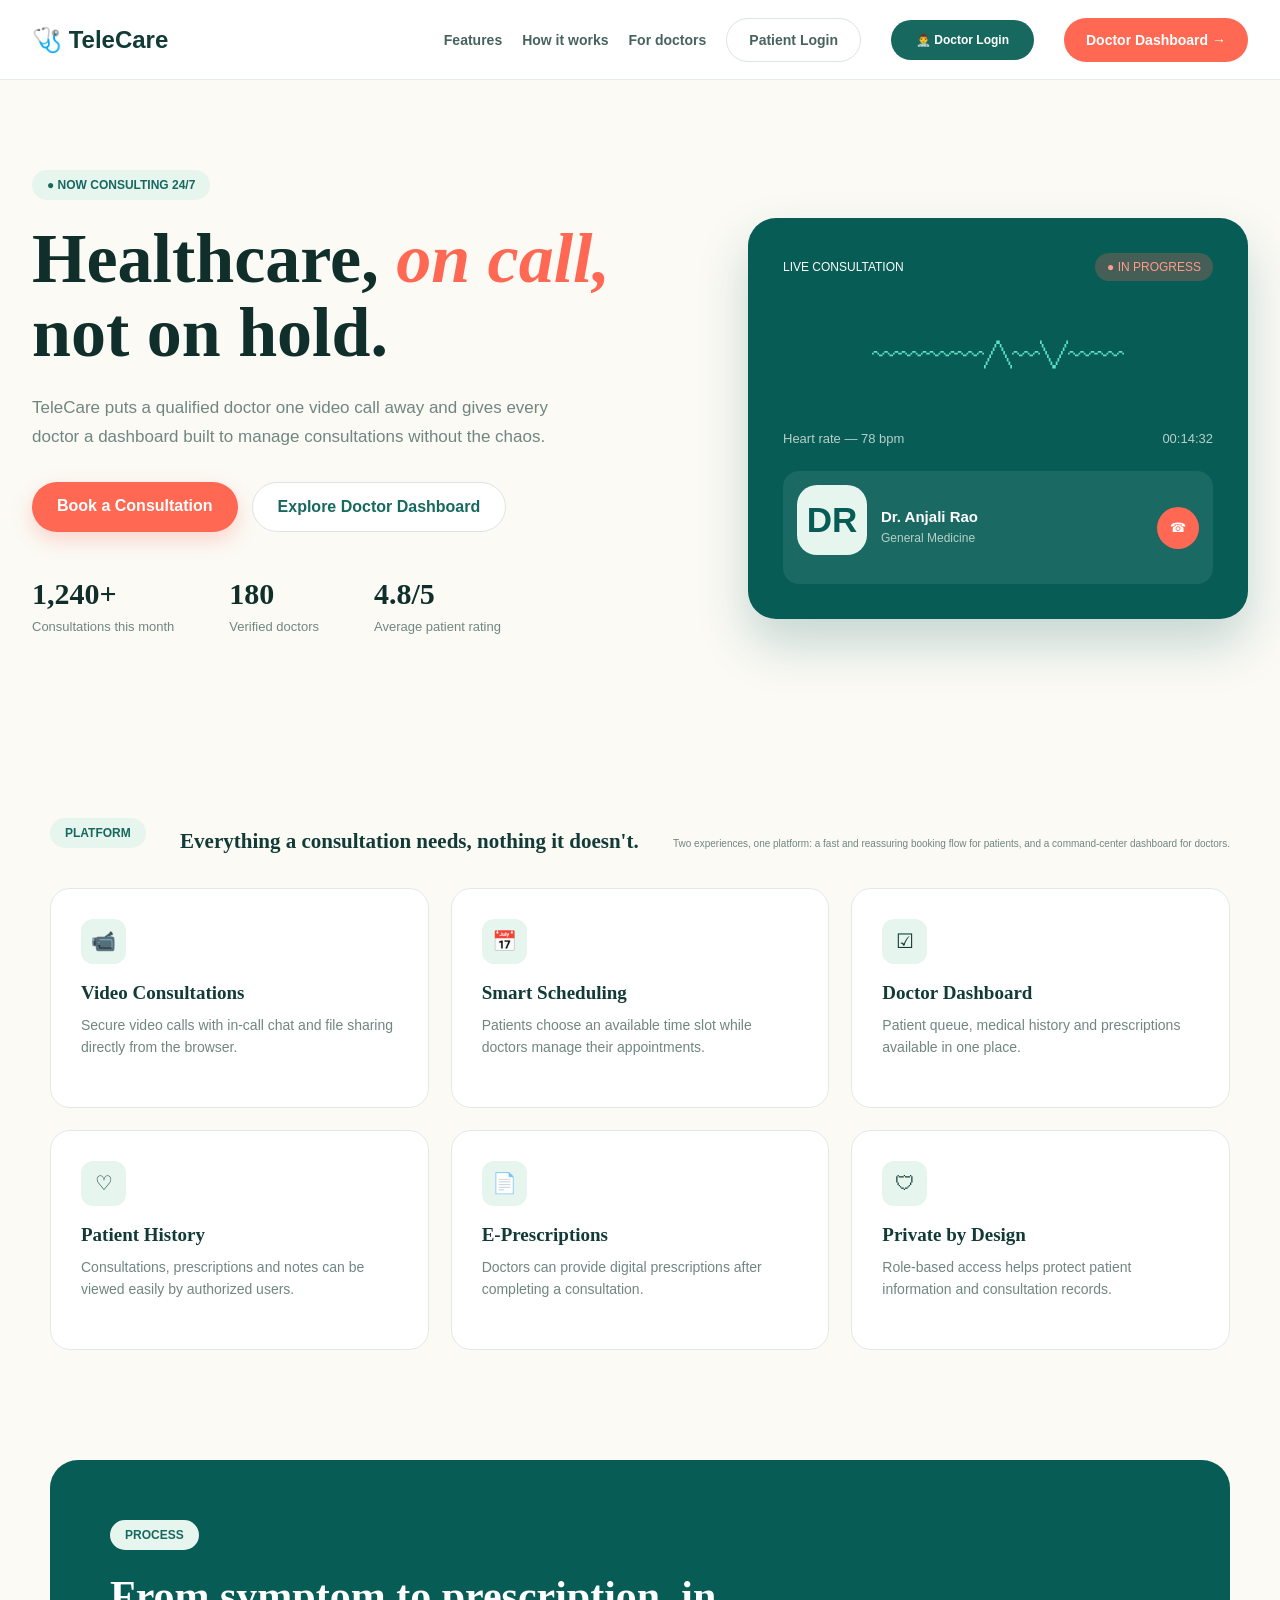
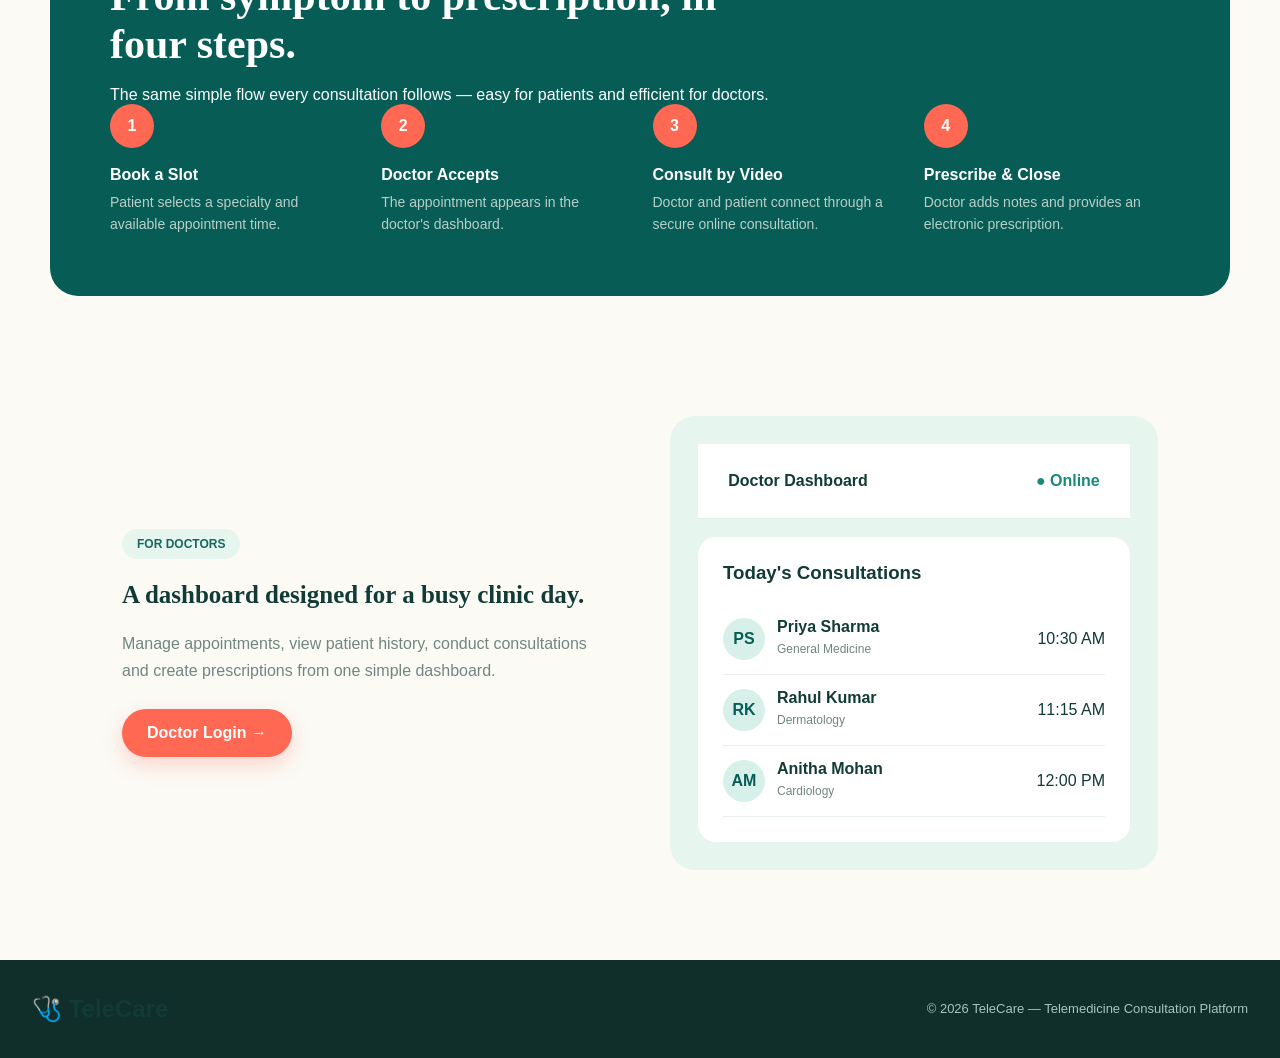
<file: index.html>
<!DOCTYPE html>
<html lang="en">

<head>
    <meta charset="UTF-8">
    <meta name="viewport" content="width=device-width, initial-scale=1.0">

    <title>TeleCare - Telemedicine Platform</title>

    <link rel="stylesheet" href="css/style.css">
</head>

<body>

    <!-- Navigation Bar -->

    <header>

        <div class="logo">
            🩺 <span>TeleCare</span>
        </div>

        <nav>
            <a href="#features">Features</a>
            <a href="#how">How it works</a>
            <a href="#doctors">For doctors</a>

            <a href="login.html" class="login-btn">
                Patient Login
            </a>
            <a href="doctor-login.html" class="doctor-home-btn">
                👨‍⚕️ Doctor Login
            </a>

            <a href="#doctor" class="doctor-btn">
                Doctor Dashboard →
            </a>
        </nav>

    </header>


    <!-- Hero Section -->

    <section class="hero">

        <div class="hero-content">

            <div class="badge">
                ● NOW CONSULTING 24/7
            </div>

            <h1>
                Healthcare,
                <span>on call,</span>
                not on hold.
            </h1>

            <p>
                TeleCare puts a qualified doctor one video call away
                and gives every doctor a dashboard built to manage
                consultations without the chaos.
            </p>

            <div class="hero-buttons">

                <a href="login.html" class="primary-btn">
                    Book a Consultation
                </a>

                <a href="#doctor" class="secondary-btn">
                    Explore Doctor Dashboard
                </a>

            </div>


            <!-- Statistics -->

            <div class="stats">

                <div>
                    <h2>1,240+</h2>
                    <p>Consultations this month</p>
                </div>

                <div>
                    <h2>180</h2>
                    <p>Verified doctors</p>
                </div>

                <div>
                    <h2>4.8/5</h2>
                    <p>Average patient rating</p>
                </div>

            </div>

        </div>


        <!-- Live Consultation Card -->

        <div class="consultation-card">

            <div class="consultation-top">

                <span>LIVE CONSULTATION</span>

                <span class="status">
                    ● In progress
                </span>

            </div>

            <div class="heartbeat">
                〰〰〰〰╱╲〰╲╱〰〰
            </div>

            <div class="consultation-info">

                <span>Heart rate — 78 bpm</span>

                <span>00:14:32</span>

            </div>

            <div class="doctor-info">

                <div class="doctor-avatar">
                    DR
                </div>

                <div>
                    <h3>Dr. Anjali Rao</h3>
                    <p>General Medicine</p>
                </div>

                <button>
                    ☎
                </button>

            </div>

        </div>

    </section>


    <!-- Features Section -->

    <section class="features" id="features">

        <div class="section-heading">

            <div class="small-badge">
                PLATFORM
            </div>

            <h2>
                Everything a consultation needs,
                nothing it doesn't.
            </h2>

            <p>
                Two experiences, one platform: a fast and reassuring
                booking flow for patients, and a command-center
                dashboard for doctors.
            </p>

        </div>


        <div class="feature-grid">

            <div class="feature-card">

                <div class="feature-icon">
                    📹
                </div>

                <h3>Video Consultations</h3>

                <p>
                    Secure video calls with in-call chat and
                    file sharing directly from the browser.
                </p>

            </div>


            <div class="feature-card">

                <div class="feature-icon">
                    📅
                </div>

                <h3>Smart Scheduling</h3>

                <p>
                    Patients choose an available time slot
                    while doctors manage their appointments.
                </p>

            </div>


            <div class="feature-card">

                <div class="feature-icon">
                    ☑
                </div>

                <h3>Doctor Dashboard</h3>

                <p>
                    Patient queue, medical history and
                    prescriptions available in one place.
                </p>

            </div>


            <div class="feature-card">

                <div class="feature-icon">
                    ♡
                </div>

                <h3>Patient History</h3>

                <p>
                    Consultations, prescriptions and notes
                    can be viewed easily by authorized users.
                </p>

            </div>


            <div class="feature-card">

                <div class="feature-icon">
                    📄
                </div>

                <h3>E-Prescriptions</h3>

                <p>
                    Doctors can provide digital prescriptions
                    after completing a consultation.
                </p>

            </div>


            <div class="feature-card">

                <div class="feature-icon">
                    🛡
                </div>

                <h3>Private by Design</h3>

                <p>
                    Role-based access helps protect patient
                    information and consultation records.
                </p>

            </div>

        </div>

    </section>


    <!-- How It Works -->

    <section class="process" id="how">

        <div class="process-content">

            <div class="small-badge">
                PROCESS
            </div>

            <h2>
                From symptom to prescription,
                in four steps.
            </h2>

            <p>
                The same simple flow every consultation follows —
                easy for patients and efficient for doctors.
            </p>


            <div class="steps">

                <div class="step">

                    <div class="number">
                        1
                    </div>

                    <h3>Book a Slot</h3>

                    <p>
                        Patient selects a specialty and
                        available appointment time.
                    </p>

                </div>


                <div class="step">

                    <div class="number">
                        2
                    </div>

                    <h3>Doctor Accepts</h3>

                    <p>
                        The appointment appears in the
                        doctor's dashboard.
                    </p>

                </div>


                <div class="step">

                    <div class="number">
                        3
                    </div>

                    <h3>Consult by Video</h3>

                    <p>
                        Doctor and patient connect through
                        a secure online consultation.
                    </p>

                </div>


                <div class="step">

                    <div class="number">
                        4
                    </div>

                    <h3>Prescribe & Close</h3>

                    <p>
                        Doctor adds notes and provides
                        an electronic prescription.
                    </p>

                </div>

            </div>

        </div>

    </section>


    <!-- Doctor Section -->

    <section class="doctor-section" id="doctor">

        <div>

            <div class="small-badge">
                FOR DOCTORS
            </div>

            <h2>
                A dashboard designed
                for a busy clinic day.
            </h2>

            <p>
                Manage appointments, view patient history,
                conduct consultations and create prescriptions
                from one simple dashboard.
            </p>

            <a href="login.html" class="primary-btn">
                Doctor Login →
            </a>

        </div>


        <div class="dashboard-preview">

            <div class="dashboard-header">
                <span>Doctor Dashboard</span>
                <span class="online">● Online</span>
            </div>

            <div class="dashboard-card">

                <h3>Today's Consultations</h3>

                <div class="patient-row">
                    <div class="patient-circle">PS</div>

                    <div>
                        <strong>Priya Sharma</strong>
                        <p>General Medicine</p>
                    </div>

                    <span>10:30 AM</span>
                </div>


                <div class="patient-row">
                    <div class="patient-circle">RK</div>

                    <div>
                        <strong>Rahul Kumar</strong>
                        <p>Dermatology</p>
                    </div>

                    <span>11:15 AM</span>
                </div>


                <div class="patient-row">
                    <div class="patient-circle">AM</div>

                    <div>
                        <strong>Anitha Mohan</strong>
                        <p>Cardiology</p>
                    </div>

                    <span>12:00 PM</span>
                </div>

            </div>

        </div>

    </section>


    <!-- Footer -->

    <footer>

        <div class="logo">
            🩺 TeleCare
        </div>

        <p>
            © 2026 TeleCare — Telemedicine Consultation Platform
        </p>

    </footer>


</body>

</html>
</file>
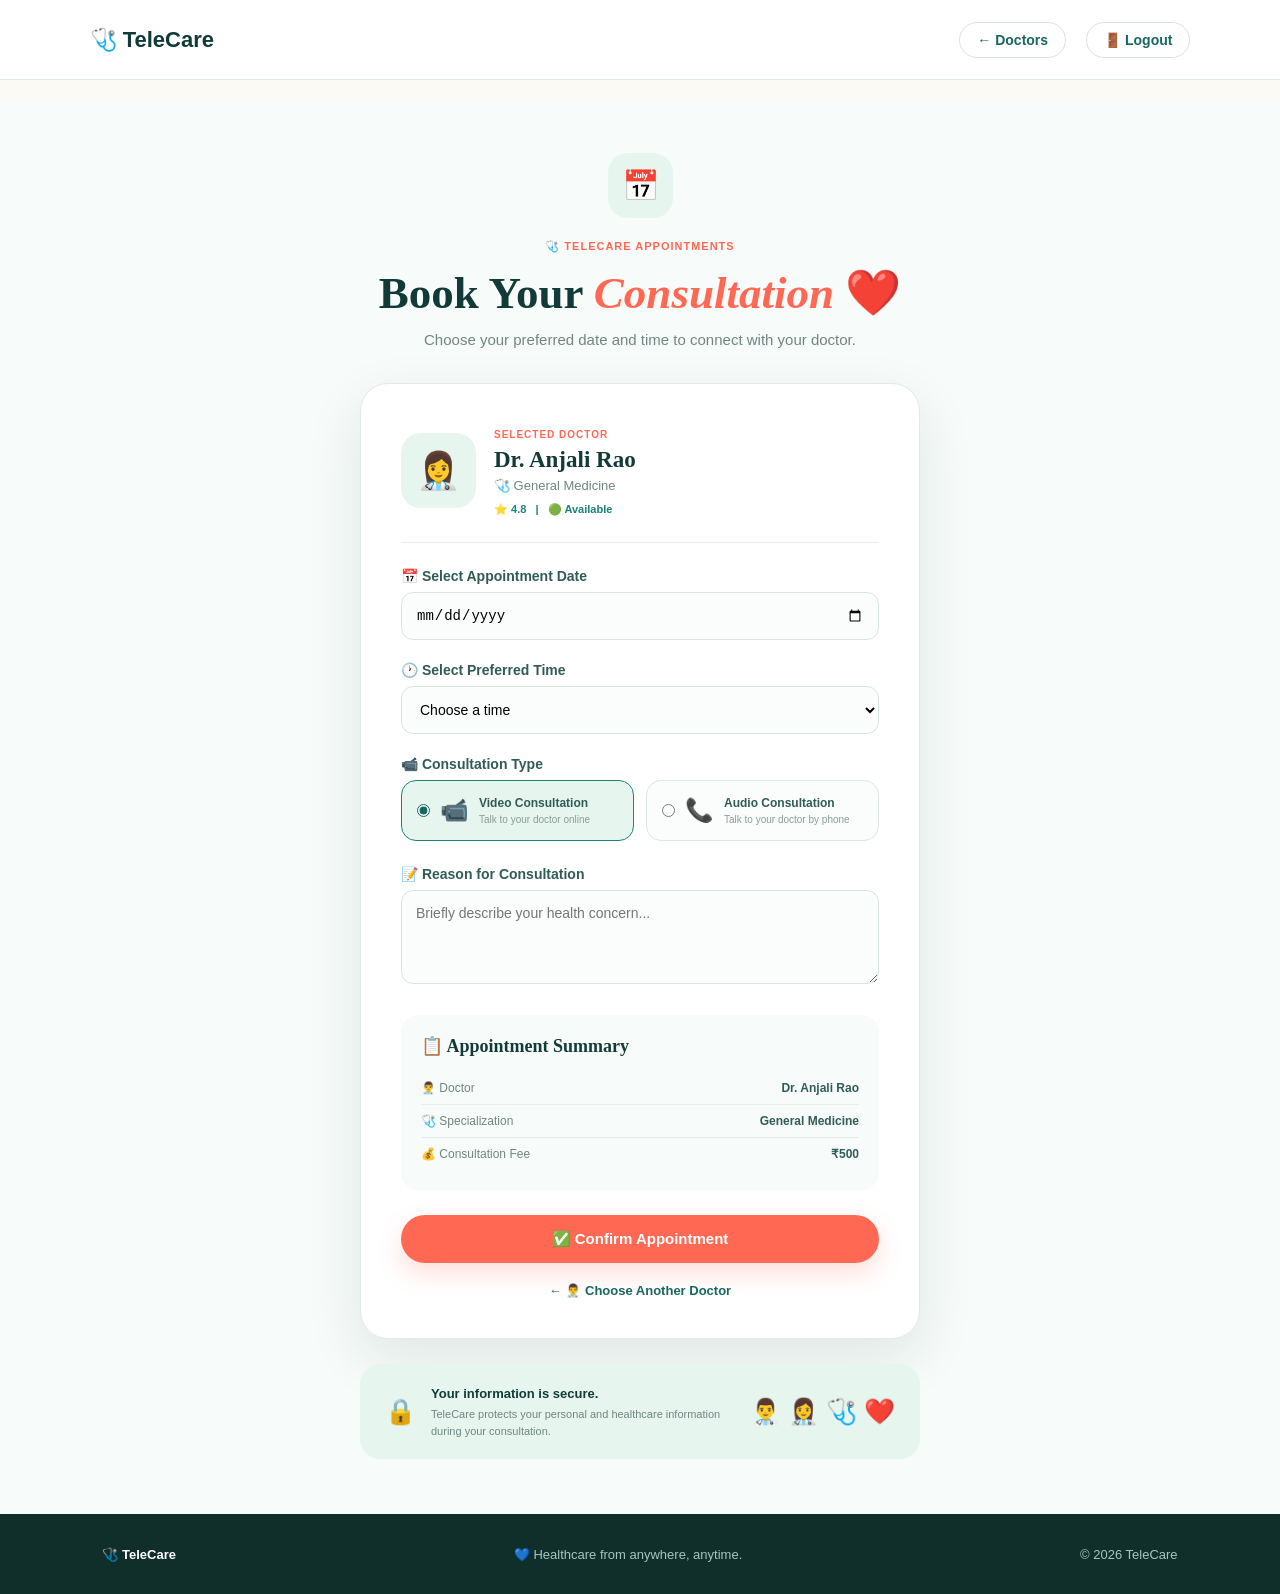
<file: book-appointment.html>
<!DOCTYPE html>
<html lang="en">

<head>

    <meta charset="UTF-8">

    <meta name="viewport"
          content="width=device-width, initial-scale=1.0">

    <title>Book Appointment | TeleCare</title>

    <link rel="stylesheet" href="css/style.css">

</head>

<body>

    <!-- ================= HEADER ================= -->

    <header class="dashboard-header">

        <div class="logo">
            🩺 TeleCare
        </div>

        <div class="dashboard-user">

            <a href="doctor-list.html"
               class="logout-btn">
                ← Doctors
            </a>

            <a href="index.html"
               class="logout-btn">
                🚪 Logout
            </a>

        </div>

    </header>


    <!-- ================= MAIN ================= -->

    <main class="appointment-page">

        <div class="appointment-container">


            <!-- INTRO -->

            <div class="appointment-intro">

                <div class="appointment-icon">
                    📅
                </div>

                <span>
                    🩺 TELECARE APPOINTMENTS
                </span>

                <h1>
                    Book Your
                    <span>Consultation</span> ❤️
                </h1>

                <p>
                    Choose your preferred date and time
                    to connect with your doctor.
                </p>

            </div>


            <!-- APPOINTMENT CARD -->

            <div class="appointment-booking-card">


                <!-- Doctor Information -->

                <div class="selected-doctor">

                    <div class="selected-doctor-avatar">
                        👩‍⚕️
                    </div>

                    <div>

                        <span class="selected-label">
                            SELECTED DOCTOR
                        </span>

                        <h2>
                            <strong id="summary-doctor">
                             Dr. Anjali Rao
                            </strong>
                        </h2>

                        <p>
                            🩺 General Medicine
                        </p>

                        <span class="doctor-rating">
                            ⭐ 4.8 &nbsp; | &nbsp; 🟢 Available
                        </span>

                    </div>

                </div>


                <hr>


                <!-- Booking Form -->

                <form id="appointment-form">


                    <!-- Date -->

                    <label for="appointment-date">
                        📅 Select Appointment Date
                    </label>

                    <input
                        type="date"
                        id="appointment-date"
                        required
                    >


                    <!-- Time -->

                    <label for="appointment-time">
                        🕐 Select Preferred Time
                    </label>

                    <select
                        id="appointment-time"
                        required
                    >

                        <option value="">
                            Choose a time
                        </option>

                        <option>
                            09:00 AM
                        </option>

                        <option>
                            10:00 AM
                        </option>

                        <option>
                            10:30 AM
                        </option>

                        <option>
                            11:00 AM
                        </option>

                        <option>
                            02:00 PM
                        </option>

                        <option>
                            03:00 PM
                        </option>

                        <option>
                            04:00 PM
                        </option>

                        <option>
                            05:00 PM
                        </option>

                    </select>


                    <!-- Consultation Type -->

                    <label>
                        📹 Consultation Type
                    </label>

                    <div class="consultation-options">

                        <label class="consult-option">

                            <input
                                type="radio"
                                name="consultation"
                                value="video"
                                checked
                            >

                            <span>
                                📹
                            </span>

                            <div>
                                <strong>
                                    Video Consultation
                                </strong>

                                <small>
                                    Talk to your doctor online
                                </small>
                            </div>

                        </label>


                        <label class="consult-option">

                            <input
                                type="radio"
                                name="consultation"
                                value="audio"
                            >

                            <span>
                                📞
                            </span>

                            <div>
                                <strong>
                                    Audio Consultation
                                </strong>

                                <small>
                                    Talk to your doctor by phone
                                </small>
                            </div>

                        </label>

                    </div>


                    <!-- Reason -->

                    <label for="reason">
                        📝 Reason for Consultation
                    </label>

                    <textarea
                        id="reason"
                        rows="4"
                        placeholder="Briefly describe your health concern..."
                    ></textarea>


                    <!-- Appointment Summary -->

                    <div class="appointment-summary">

                        <h3>
                            📋 Appointment Summary
                        </h3>
                        <div>
                        <span>
                           👨‍⚕️ Doctor
                        </span>

                        <strong id="summary-doctor">
                             Dr. Anjali Rao
                        </strong>
                        </div>
                        <div>
                            <span>
                                🩺 Specialization
                            </span>

                            <strong>
                                General Medicine
                            </strong>
                        </div>

                        <div>
                            <span>
                                💰 Consultation Fee
                            </span>

                            <strong>
                                ₹500
                            </strong>
                        </div>

                    </div>


                    <!-- Confirm -->

                    <button
                        type="submit"
                        class="confirm-appointment-btn">

                        ✅ Confirm Appointment

                    </button>

                </form>


                <!-- Back -->

                <a
                    href="doctor-list.html"
                    class="back-doctors">

                    ← 👨‍⚕️ Choose Another Doctor

                </a>

            </div>


            <!-- Bottom Message -->

            <div class="appointment-message">

                <div>
                    🔒
                </div>

                <div>

                    <strong>
                        Your information is secure.
                    </strong>

                    <p>
                        TeleCare protects your personal and
                        healthcare information during your consultation.
                    </p>

                </div>

                <div class="appointment-doctors">
                    👨‍⚕️ 👩‍⚕️ 🩺 ❤️
                </div>

            </div>

        </div>

    </main>


    <!-- ================= FOOTER ================= -->

    <footer class="patient-footer">

        <div>
            🩺 <strong>TeleCare</strong>
        </div>

        <p>
            💙 Healthcare from anywhere, anytime.
        </p>

        <p>
            © 2026 TeleCare
        </p>

    </footer>
</body>
</script>
</body>
<script>

    const appointmentForm = document.getElementById("appointment-form");

    appointmentForm.addEventListener("submit", function(event) {

        event.preventDefault();

        const params = new URLSearchParams(window.location.search);

        const doctor = params.get("doctor");

        window.location.href =
            "consultation.html?doctor=" + doctor;

    });

</script>
</html>
</file>
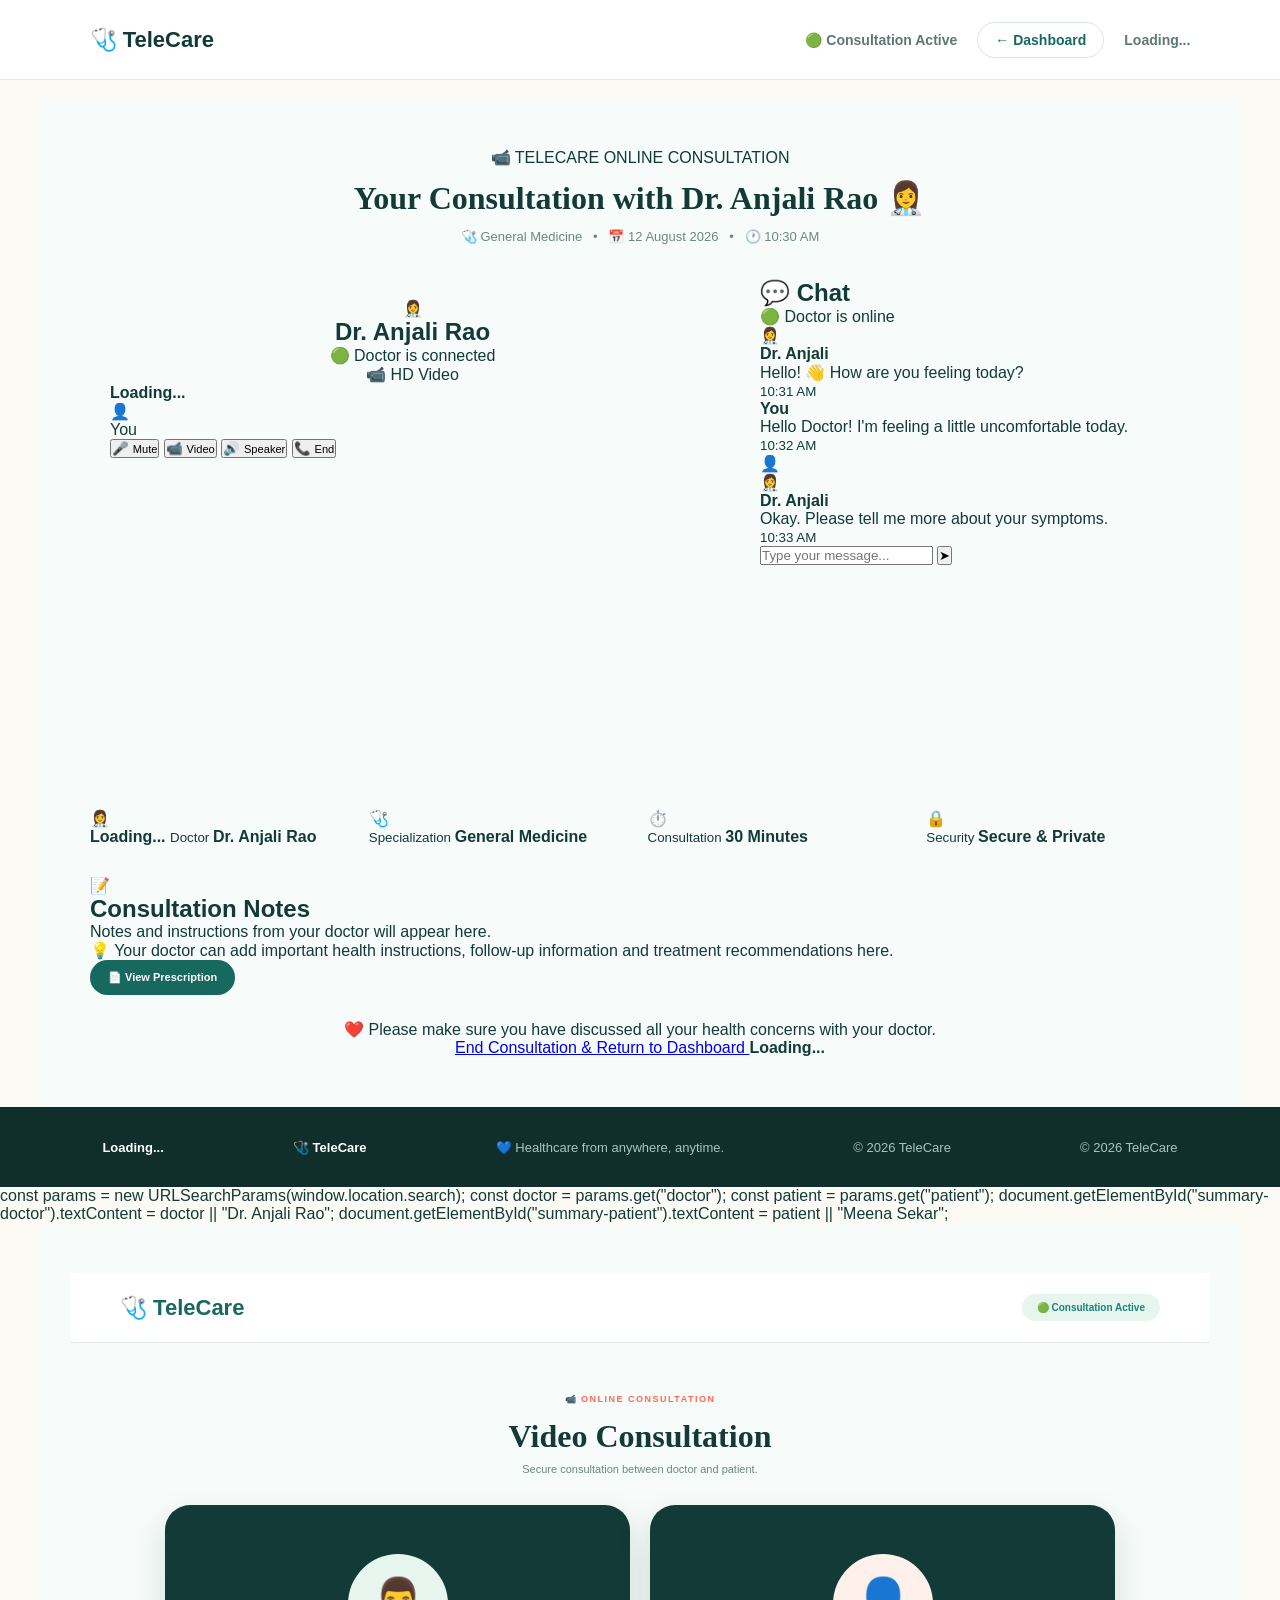
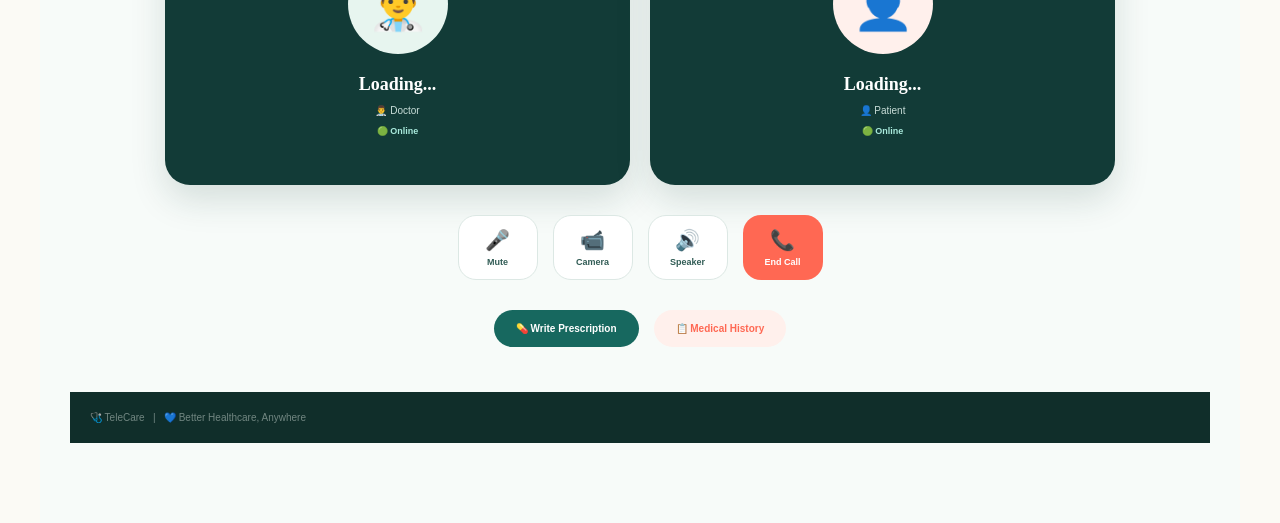
<file: consultation.html>
<!DOCTYPE html>
<html lang="en">

<head>
    <meta charset="UTF-8">

    <meta name="viewport"
          content="width=device-width, initial-scale=1.0">

    <title>Online Consultation | TeleCare</title>

    <link rel="stylesheet" href="css/style.css">
</head>

<body>

    <!-- HEADER -->

    <header class="dashboard-header">

        <div class="logo">
            🩺 TeleCare
        </div>

        <div class="dashboard-user">

            <span>
                🟢 Consultation Active
            </span>

            <a href="patient-dashboard.html"
               class="logout-btn">
                ← Dashboard
            </a>
            <strong id="summary-patient">
                Loading...
            </strong>

        </div>

    </header>


    <!-- MAIN -->

    <main class="consultation-page">

        <!-- HEADING -->

        <section class="consultation-heading">

            <span>
                📹 TELECARE ONLINE CONSULTATION
            </span>

            <h1>
                Your Consultation with
                <strong id="consultation-doctor">
                    Dr. Anjali Rao
                </strong>
                👩‍⚕️
            </h1>

            <p>
                🩺 General Medicine
                &nbsp; • &nbsp;
                📅 12 August 2026
                &nbsp; • &nbsp;
                🕐 10:30 AM
            </p>

        </section>


        <!-- CONSULTATION AREA -->

        <section class="consultation-layout">


            <!-- VIDEO -->

            <div class="video-section">

                <div class="doctor-video">

                    <div class="doctor-video-icon">
                        👩‍⚕️
                    </div>

                    <h2>
                        Dr. Anjali Rao
                    </h2>

                    <p>
                        🟢 Doctor is connected
                    </p>

                    <span class="video-status">
                        📹 HD Video
                    </span>

                </div>


                <!-- Patient Video -->

                <div class="patient-video">
                    <strong id="summary-patient">
                         Loading...
                    </strong>

                    <div>
                        👤
                    </div>

                    <span>
                        You
                    </span>

                </div>


                <!-- Controls -->

                <div class="video-controls">

                    <button class="control-btn">
                        🎤
                        <small>Mute</small>
                    </button>

                    <button class="control-btn">
                        📹
                        <small>Video</small>
                    </button>

                    <button class="control-btn">
                        🔊
                        <small>Speaker</small>
                    </button>

                    <button class="control-btn end-call">
                        📞
                        <small>End</small>
                    </button>

                </div>

            </div>


            <!-- CHAT -->

            <div class="chat-section">

                <div class="chat-header">

                    <h2>
                        💬 Chat
                    </h2>

                    <span>
                        🟢 Doctor is online
                    </span>

                </div>


                <!-- Messages -->

                <div class="chat-messages">

                    <div class="doctor-message">

                        <span>
                            👩‍⚕️
                        </span>

                        <div>

                            <strong>
                                Dr. Anjali
                            </strong>

                            <p>
                                Hello! 👋 How are you feeling today?
                            </p>

                            <small>
                                10:31 AM
                            </small>

                        </div>

                    </div>


                    <div class="patient-message">

                        <div>

                            <strong>
                                You
                            </strong>

                            <p>
                                Hello Doctor! I'm feeling a little
                                uncomfortable today.
                            </p>

                            <small>
                                10:32 AM
                            </small>

                        </div>

                        <span>
                            👤
                        </span>

                    </div>


                    <div class="doctor-message">

                        <span>
                            👩‍⚕️
                        </span>

                        <div>

                            <strong>
                                Dr. Anjali
                            </strong>

                            <p>
                                Okay. Please tell me more about
                                your symptoms.
                            </p>

                            <small>
                                10:33 AM
                            </small>

                        </div>

                    </div>

                </div>


                <!-- Message Box -->

                <div class="chat-input">

                    <input
                        type="text"
                        placeholder="Type your message..."
                    >

                    <button>
                        ➤
                    </button>

                </div>

            </div>

        </section>


        <!-- DETAILS -->

        <section class="consultation-details">

            <div class="detail-card">

                <span>
                    👩‍⚕️
                </span>

                <div>
                    <strong id="summary-doctor">
                          Loading...
                    </strong>
                    <small>
                        Doctor
                    </small>

                    <strong>
                        Dr. Anjali Rao
                    </strong>

                </div>

            </div>


            <div class="detail-card">

                <span>
                    🩺
                </span>

                <div>

                    <small>
                        Specialization
                    </small>

                    <strong>
                        General Medicine
                    </strong>

                </div>

            </div>


            <div class="detail-card">

                <span>
                    ⏱️
                </span>

                <div>

                    <small>
                        Consultation
                    </small>

                    <strong>
                        30 Minutes
                    </strong>

                </div>

            </div>


            <div class="detail-card">

                <span>
                    🔒
                </span>

                <div>

                    <small>
                        Security
                    </small>

                    <strong>
                        Secure & Private
                    </strong>

                </div>

            </div>

        </section>


        <!-- NOTES -->

        <section class="consultation-notes">

            <div class="notes-heading">

                <span>
                    📝
                </span>

                <div>

                    <h2>
                        Consultation Notes
                    </h2>

                    <p>
                        Notes and instructions from your doctor
                        will appear here.
                    </p>

                </div>

            </div>


            <div class="notes-content">

                <p>
                    💡 Your doctor can add important health
                    instructions, follow-up information and
                    treatment recommendations here.
                </p>
                <a href="prescription.html" class="view-prescription-btn">
                    📄 View Prescription
                </a>

            </div>

        </section>


        <!-- END -->

        <div class="end-consultation">

            <p>
                ❤️ Please make sure you have discussed all
                your health concerns with your doctor.
            </p>

            <a href="patient-dashboard.html">
                End Consultation & Return to Dashboard
            </a>
            <strong id="summary-patient">
               Loading...
            </strong>

        </div>

    </main>


    <!-- FOOTER -->

    <footer class="patient-footer">
        <strong id="summary-patient">
            Loading...
        </strong>

        <strong>
            🩺 TeleCare
        </strong>

        <p>
            💙 Healthcare from anywhere, anytime.
        </p>

        <p>
            © 2026 TeleCare
        </p>

        <p>
            © 2026 TeleCare
        </p>

    </footer>


    <!-- JAVASCRIPT -->

    <script>

        const params =
            new URLSearchParams(window.location.search);

        const doctor =
            params.get("doctor");

        const doctors = {

            anjali: "Dr. Anjali Rao",

            arun: "Dr. Arun Kumar",

            priya: "Dr. Priya Sharma",

            rahul: "Dr. Rahul Menon"

        };

        if (doctors[doctor]) {

            document.getElementById(
                "consultation-doctor"
            ).textContent = doctors[doctor];

        }

    </script>

    const params = new URLSearchParams(window.location.search);

    const doctor = params.get("doctor");
    const patient = params.get("patient");

    document.getElementById("summary-doctor").textContent =
        doctor || "Dr. Anjali Rao";

    document.getElementById("summary-patient").textContent =
        patient || "Meena Sekar";
        <div class="consultation-page">

    <!-- Header -->
    <header class="consultation-header">

        <div class="telecare-logo">
            🩺 TeleCare
        </div>

        <div class="consultation-status">
            🟢 Consultation Active
        </div>

    </header>


    <!-- Main Consultation Area -->
    <main class="consultation-container">

        <div class="consultation-title">

            <span>📹 ONLINE CONSULTATION</span>

            <h1>
                Video Consultation
            </h1>

            <p>
                Secure consultation between doctor and patient.
            </p>

        </div>


        <!-- Participants -->
        <section class="video-area">

            <!-- Doctor -->
            <div class="video-card">

                <div class="video-avatar">
                    👨‍⚕️
                </div>

                <h2 id="summary-doctor">
                    Loading...
                </h2>

                <p>
                    👨‍⚕️ Doctor
                </p>

                <span class="online-status">
                    🟢 Online
                </span>

            </div>


            <!-- Patient -->
            <div class="video-card">

                <div class="video-avatar patient-avatar">
                    👤
                </div>

                <h2 id="summary-patient">
                    Loading...
                </h2>

                <p>
                    👤 Patient
                </p>

                <span class="online-status">
                    🟢 Online
                </span>

            </div>

        </section>


        <!-- Call Controls -->
        <section class="call-controls">

            <button>
                🎤
                <span>Mute</span>
            </button>

            <button>
                📹
                <span>Camera</span>
            </button>

            <button>
                🔊
                <span>Speaker</span>
            </button>

            <button class="end-call">
                📞
                <span>End Call</span>
            </button>

        </section>


        <!-- Prescription -->
        <section class="consultation-actions">

            <a href="prescription.html"
               class="prescription-btn">

                💊 Write Prescription

            </a>

            <a href="medical-history.html"
               class="history-btn">

                📋 Medical History

            </a>

        </section>

    </main>


    <!-- Footer -->
    <footer class="consultation-footer">

        🩺 TeleCare &nbsp; | &nbsp;
        💙 Better Healthcare, Anywhere

    </footer>

</div>

</script>

</body>

</html>
</file>
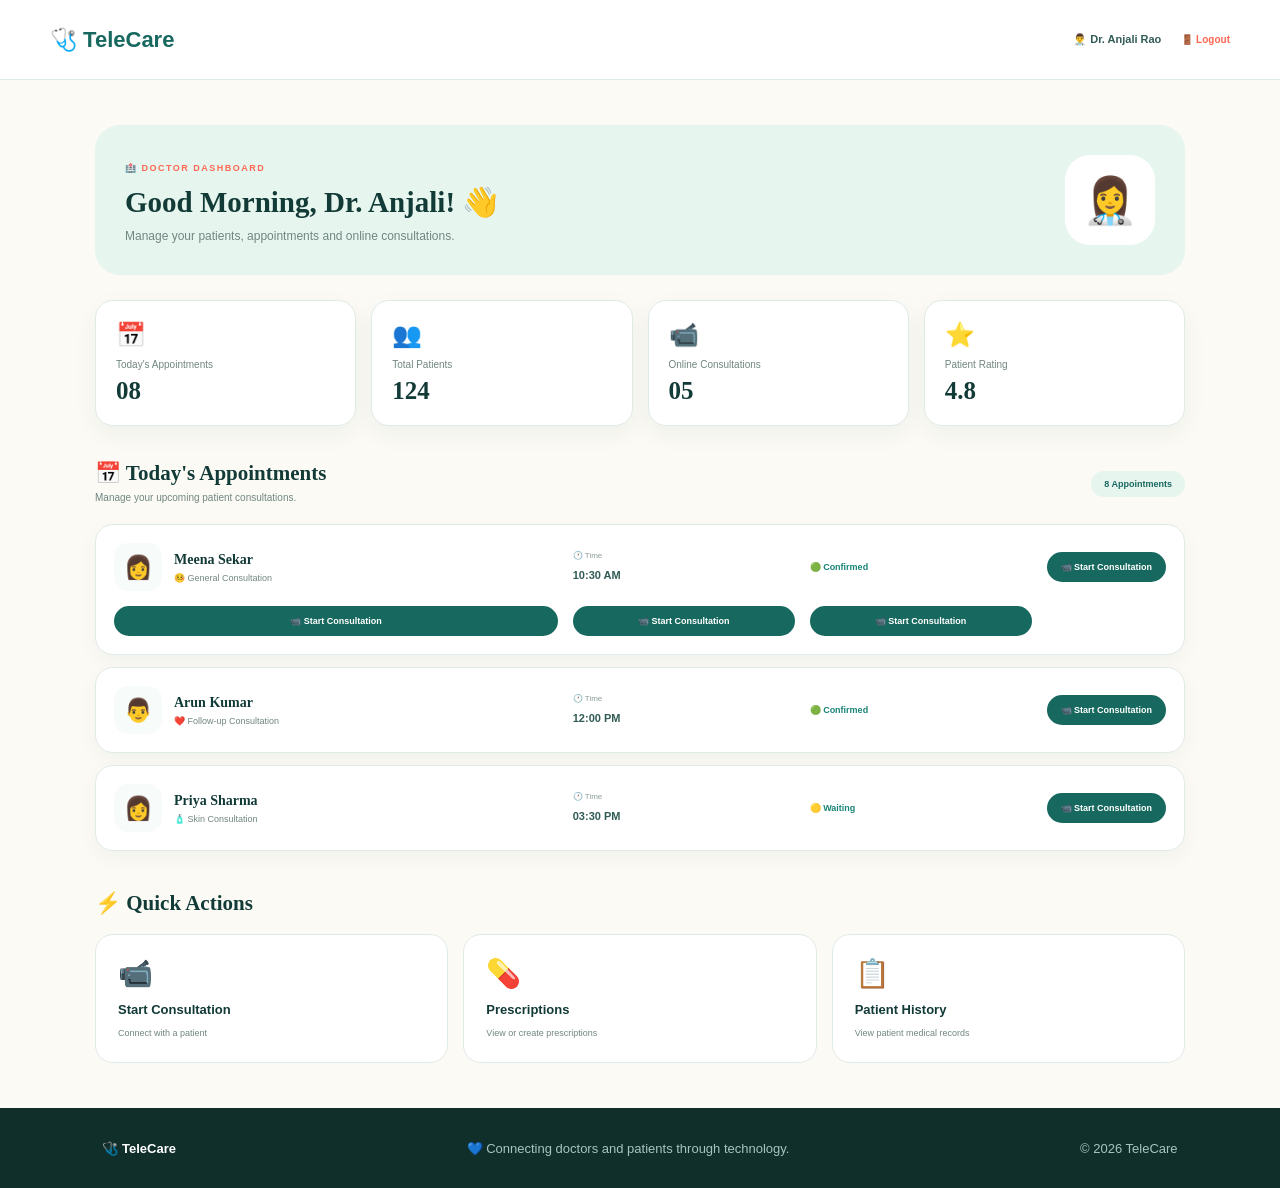
<file: doctor-dashboard.html>
<!DOCTYPE html>
<html lang="en">

<head>

    <meta charset="UTF-8">

    <meta name="viewport"
          content="width=device-width, initial-scale=1.0">

    <title>Doctor Dashboard | TeleCare</title>

    <link rel="stylesheet" href="css/style.css">

</head>

<body>

    <!-- HEADER -->

    <header class="doctor-dashboard-header">

        <div class="doctor-dashboard-logo">
            🩺 TeleCare
        </div>

        <div class="doctor-profile">

            <span>
                👨‍⚕️ Dr. Anjali Rao
            </span>

            <a href="doctor-login.html">
                🚪 Logout
            </a>

        </div>

    </header>


    <!-- MAIN -->

    <main class="doctor-dashboard">

        <!-- Welcome -->

        <section class="doctor-welcome">

            <div>

                <span>
                    🏥 DOCTOR DASHBOARD
                </span>

                <h1>
                    Good Morning, Dr. Anjali! 👋
                </h1>

                <p>
                    Manage your patients, appointments
                    and online consultations.
                </p>

            </div>

            <div class="doctor-welcome-icon">
                👩‍⚕️
            </div>

        </section>


        <!-- Statistics -->

        <section class="doctor-stats">

            <div class="doctor-stat-card">

                <div class="stat-icon">
                    📅
                </div>

                <span>
                    Today's Appointments
                </span>

                <strong>
                    08
                </strong>

            </div>


            <div class="doctor-stat-card">

                <div class="stat-icon">
                    👥
                </div>

                <span>
                    Total Patients
                </span>

                <strong>
                    124
                </strong>

            </div>


            <div class="doctor-stat-card">

                <div class="stat-icon">
                    📹
                </div>

                <span>
                    Online Consultations
                </span>

                <strong>
                    05
                </strong>

            </div>


            <div class="doctor-stat-card">

                <div class="stat-icon">
                    ⭐
                </div>

                <span>
                    Patient Rating
                </span>

                <strong>
                    4.8
                </strong>

            </div>

        </section>


        <!-- Today's Appointments -->

        <section class="appointments-section">

            <div class="section-heading">

                <div>

                    <h2>
                        📅 Today's Appointments
                    </h2>

                    <p>
                        Manage your upcoming patient consultations.
                    </p>

                </div>

                <span class="appointment-count">
                    8 Appointments
                </span>

            </div>


            <!-- Appointment 1 -->

            <div class="doctor-appointment-card">

                <div class="appointment-patient">

                    <div class="patient-small-avatar">
                        👩
                    </div>

                    <div>

                        <h3>
                            Meena Sekar
                        </h3>

                        <p>
                            🤒 General Consultation
                        </p>

                    </div>

                </div>


                <div class="appointment-time">

                    <span>
                        🕐 Time
                    </span>

                    <strong>
                        10:30 AM
                    </strong>

                </div>


                <div class="appointment-status">
                    🟢 Confirmed
                </div>


                <a href="consultation.html"
                   class="start-consultation-btn">

                    📹 Start Consultation

                </a>
                <a href="consultation.html?doctor=Dr.%20Anjali%20Rao&patient=Meena%20Sekar"
                   class="start-consultation-btn">

                     📹 Start Consultation

                </a>
                <a href="consultation.html?doctor=Dr.%20Anjali%20Rao&patient=Arun%20Kumar"
                    class="start-consultation-btn">

                     📹 Start Consultation

                </a>
                <a href="consultation.html?doctor=Dr.%20Anjali%20Rao&patient=Priya%20Sharma"
                   class="start-consultation-btn">

                     📹 Start Consultation

                </a>
            </div>


            <!-- Appointment 2 -->

            <div class="doctor-appointment-card">

                <div class="appointment-patient">

                    <div class="patient-small-avatar">
                        👨
                    </div>

                    <div>

                        <h3>
                            Arun Kumar
                        </h3>

                        <p>
                            ❤️ Follow-up Consultation
                        </p>

                    </div>

                </div>


                <div class="appointment-time">

                    <span>
                        🕐 Time
                    </span>

                    <strong>
                        12:00 PM
                    </strong>

                </div>


                <div class="appointment-status">
                    🟢 Confirmed
                </div>


                <a href="consultation.html"
                   class="start-consultation-btn">

                    📹 Start Consultation

                </a>

            </div>


            <!-- Appointment 3 -->

            <div class="doctor-appointment-card">

                <div class="appointment-patient">

                    <div class="patient-small-avatar">
                        👩
                    </div>

                    <div>

                        <h3>
                            Priya Sharma
                        </h3>

                        <p>
                            🧴 Skin Consultation
                        </p>

                    </div>

                </div>


                <div class="appointment-time">

                    <span>
                        🕐 Time
                    </span>

                    <strong>
                        03:30 PM
                    </strong>

                </div>


                <div class="appointment-status">
                    🟡 Waiting
                </div>


                <a href="consultation.html"
                   class="start-consultation-btn">

                    📹 Start Consultation

                </a>

            </div>

        </section>


        <!-- Quick Actions -->

        <section class="doctor-quick-actions">

            <h2>
                ⚡ Quick Actions
            </h2>


            <div class="quick-action-grid">

                <a href="consultation.html"
                   class="quick-action-card">

                    <span>
                        📹
                    </span>

                    <strong>
                        Start Consultation
                    </strong>

                    <small>
                        Connect with a patient
                    </small>

                </a>


                <a href="prescription.html"
                   class="quick-action-card">

                    <span>
                        💊
                    </span>

                    <strong>
                        Prescriptions
                    </strong>

                    <small>
                        View or create prescriptions
                    </small>

                </a>


                <a href="medical-history.html"
                   class="quick-action-card">

                    <span>
                        📋
                    </span>

                    <strong>
                        Patient History
                    </strong>

                    <small>
                        View patient medical records
                    </small>

                </a>

            </div>

        </section>

    </main>


    <!-- FOOTER -->

    <footer class="patient-footer">

        <strong>
            🩺 TeleCare
        </strong>

        <p>
            💙 Connecting doctors and patients
            through technology.
        </p>

        <p>
            © 2026 TeleCare
        </p>

    </footer>

</body>

</html>
</file>
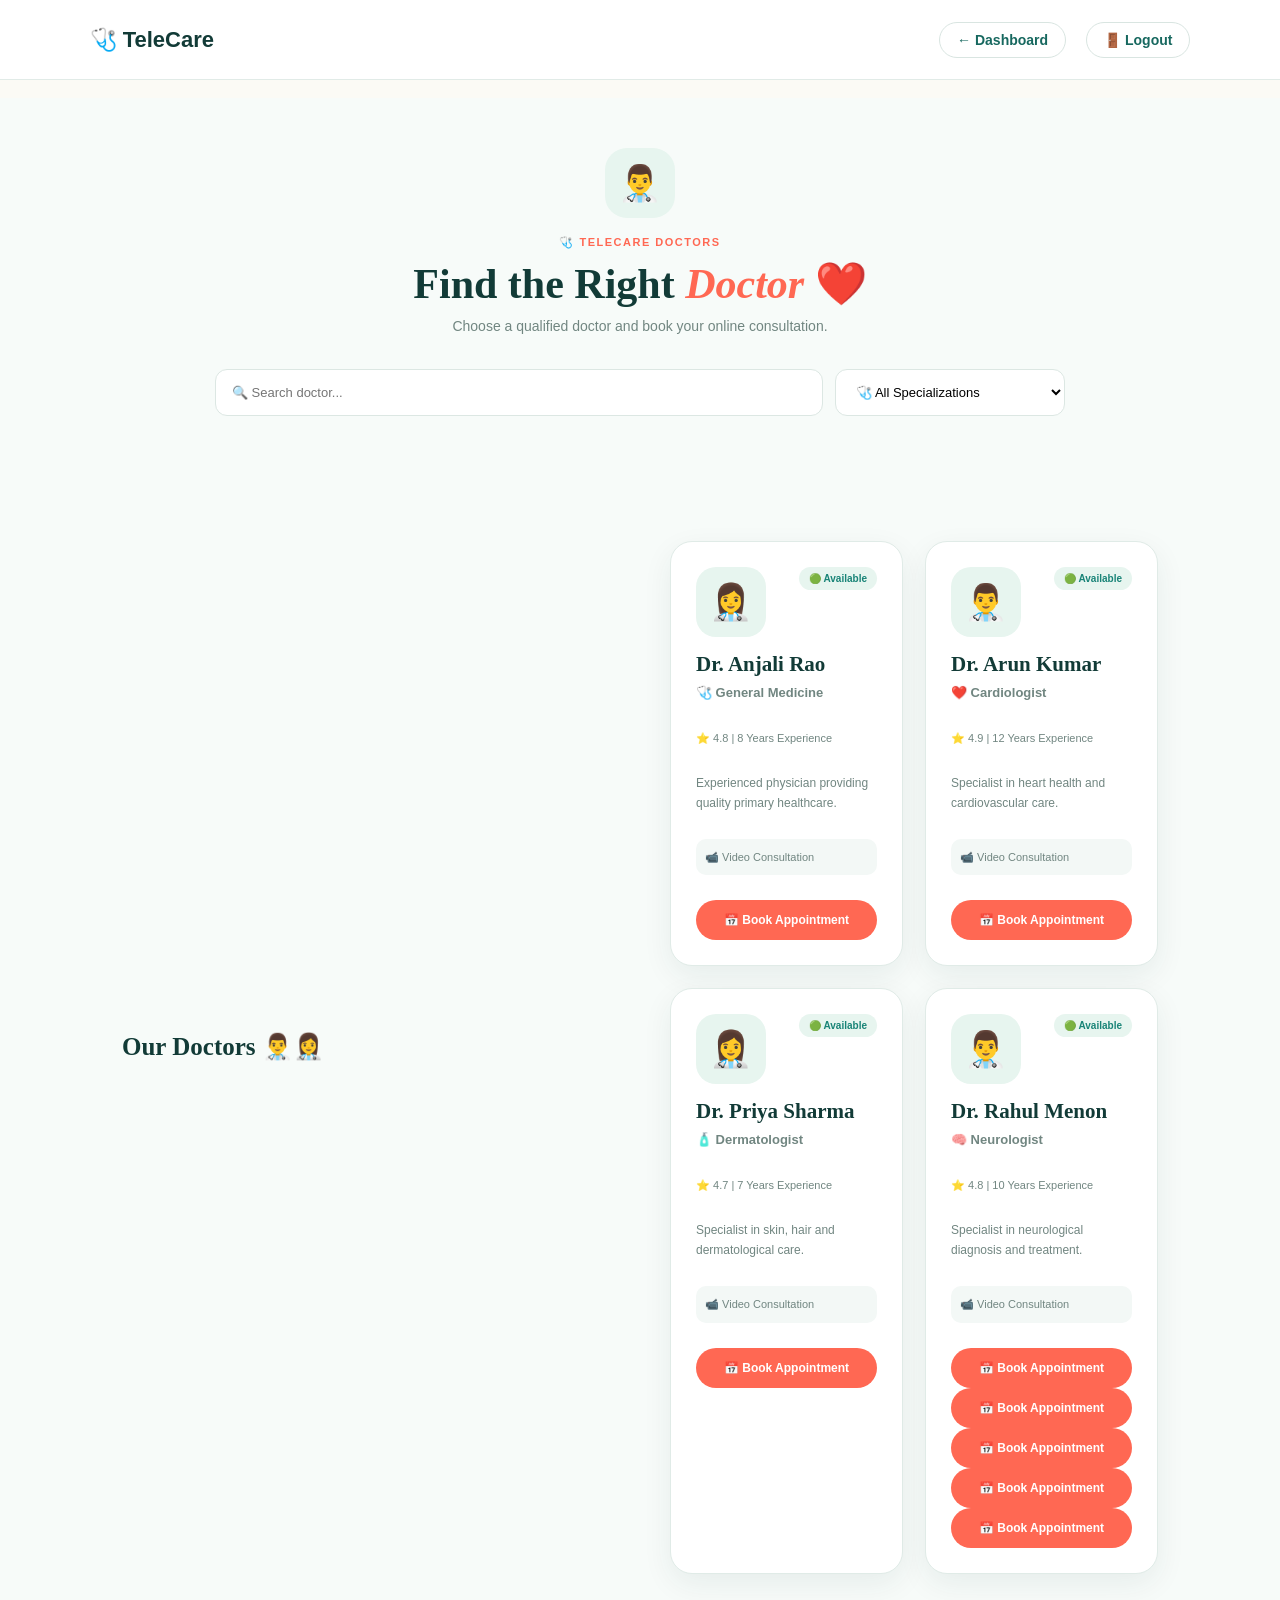
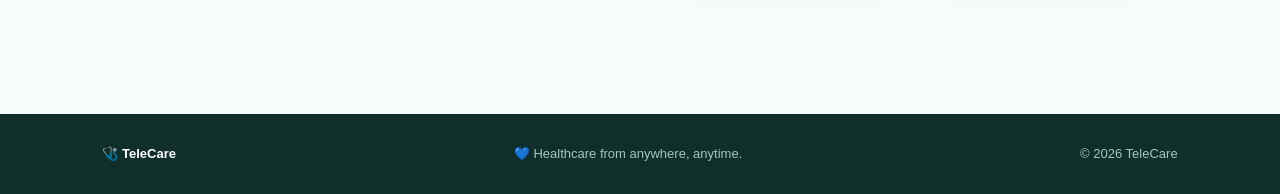
<file: doctor-list.html>
<!DOCTYPE html>
<html lang="en">

<head>
    <meta charset="UTF-8">
    <meta name="viewport" content="width=device-width, initial-scale=1.0">

    <title>Find a Doctor | TeleCare</title>

    <link rel="stylesheet" href="css/style.css">
</head>

<body>

    <!-- Header -->
    <header class="dashboard-header">

        <div class="logo">
            🩺 TeleCare
        </div>

        <div class="dashboard-user">

            <a href="patient-dashboard.html" class="logout-btn">
                ← Dashboard
            </a>

            <a href="index.html" class="logout-btn">
                🚪 Logout
            </a>

        </div>

    </header>


    <!-- Main Content -->
    <main class="doctor-page">

        <!-- Heading -->
        <section class="doctor-intro">

            <div class="doctor-main-icon">
                👨‍⚕️
            </div>

            <span class="doctor-label">
                🩺 TELECARE DOCTORS
            </span>

            <h1>
                Find the Right
                <span>Doctor</span> ❤️
            </h1>

            <p>
                Choose a qualified doctor and book your
                online consultation.
            </p>

        </section>


        <!-- Search -->
        <section class="doctor-search">

            <input
                type="text"
                placeholder="🔍 Search doctor..."
            >

            <select>

                <option>
                    🩺 All Specializations
                </option>

                <option>
                    General Medicine
                </option>

                <option>
                    Cardiologist
                </option>

                <option>
                    Dermatologist
                </option>

                <option>
                    Pediatrician
                </option>

            </select>

        </section>


        <!-- Doctors -->
        <section class="doctor-section">

            <h2>
                Our Doctors 👨‍⚕️👩‍⚕️
            </h2>


            <div class="doctor-grid">


                <!-- Doctor 1 -->
                <div class="doctor-card">

                    <div class="doctor-avatar">
                        👩‍⚕️
                    </div>

                    <span class="available">
                        🟢 Available
                    </span>

                    <h3>
                        Dr. Anjali Rao
                    </h3>

                    <p class="specialization">
                        🩺 General Medicine
                    </p>

                    <p class="experience">
                        ⭐ 4.8 | 8 Years Experience
                    </p>

                    <p class="doctor-description">
                        Experienced physician providing
                        quality primary healthcare.
                    </p>

                    <p class="consultation-type">
                        📹 Video Consultation
                    </p>

                    <a href="book-appointment.html"
                       class="book-doctor-btn">

                        📅 Book Appointment

                    </a>

                </div>


                <!-- Doctor 2 -->
                <div class="doctor-card">

                    <div class="doctor-avatar">
                        👨‍⚕️
                    </div>

                    <span class="available">
                        🟢 Available
                    </span>

                    <h3>
                        Dr. Arun Kumar
                    </h3>

                    <p class="specialization">
                        ❤️ Cardiologist
                    </p>

                    <p class="experience">
                        ⭐ 4.9 | 12 Years Experience
                    </p>

                    <p class="doctor-description">
                        Specialist in heart health and
                        cardiovascular care.
                    </p>

                    <p class="consultation-type">
                        📹 Video Consultation
                    </p>

                    <a href="book-appointment.html"
                       class="book-doctor-btn">

                        📅 Book Appointment

                    </a>

                </div>


                <!-- Doctor 3 -->
                <div class="doctor-card">

                    <div class="doctor-avatar">
                        👩‍⚕️
                    </div>

                    <span class="available">
                        🟢 Available
                    </span>

                    <h3>
                        Dr. Priya Sharma
                    </h3>

                    <p class="specialization">
                        🧴 Dermatologist
                    </p>

                    <p class="experience">
                        ⭐ 4.7 | 7 Years Experience
                    </p>

                    <p class="doctor-description">
                        Specialist in skin, hair and
                        dermatological care.
                    </p>

                    <p class="consultation-type">
                        📹 Video Consultation
                    </p>

                    <a href="book-appointment.html"
                       class="book-doctor-btn">

                        📅 Book Appointment

                    </a>

                </div>


                <!-- Doctor 4 -->
                <div class="doctor-card">

                    <div class="doctor-avatar">
                        👨‍⚕️
                    </div>

                    <span class="available">
                        🟢 Available
                    </span>

                    <h3>
                        Dr. Rahul Menon
                    </h3>

                    <p class="specialization">
                        🧠 Neurologist
                    </p>

                    <p class="experience">
                        ⭐ 4.8 | 10 Years Experience
                    </p>

                    <p class="doctor-description">
                        Specialist in neurological
                        diagnosis and treatment.
                    </p>

                    <p class="consultation-type">
                        📹 Video Consultation
                    </p>

                    <a href="book-appointment.html"
                       class="book-doctor-btn">

                        📅 Book Appointment

                    </a>
                    <a href="book-appointment.html?doctor=anjali"
                        class="book-doctor-btn">
                            📅 Book Appointment
                    </a>
                    <a href="book-appointment.html?doctor=arun"
                       class="book-doctor-btn">
                           📅 Book Appointment
                    </a>
                    <a href="book-appointment.html?doctor=priya"
                          class="book-doctor-btn">
                          📅 Book Appointment
                    </a>
                    <a href="book-appointment.html?doctor=rahul"
                           class="book-doctor-btn">
                           📅 Book Appointment
                    </a>

                </div>


            </div>

        </section>

    </main>


    <!-- Footer -->
    <footer class="patient-footer">

        <strong>
            🩺 TeleCare
        </strong>

        <p>
            💙 Healthcare from anywhere, anytime.
        </p>

        <p>
            © 2026 TeleCare
        </p>

    </footer>

</body>

</html>
</file>
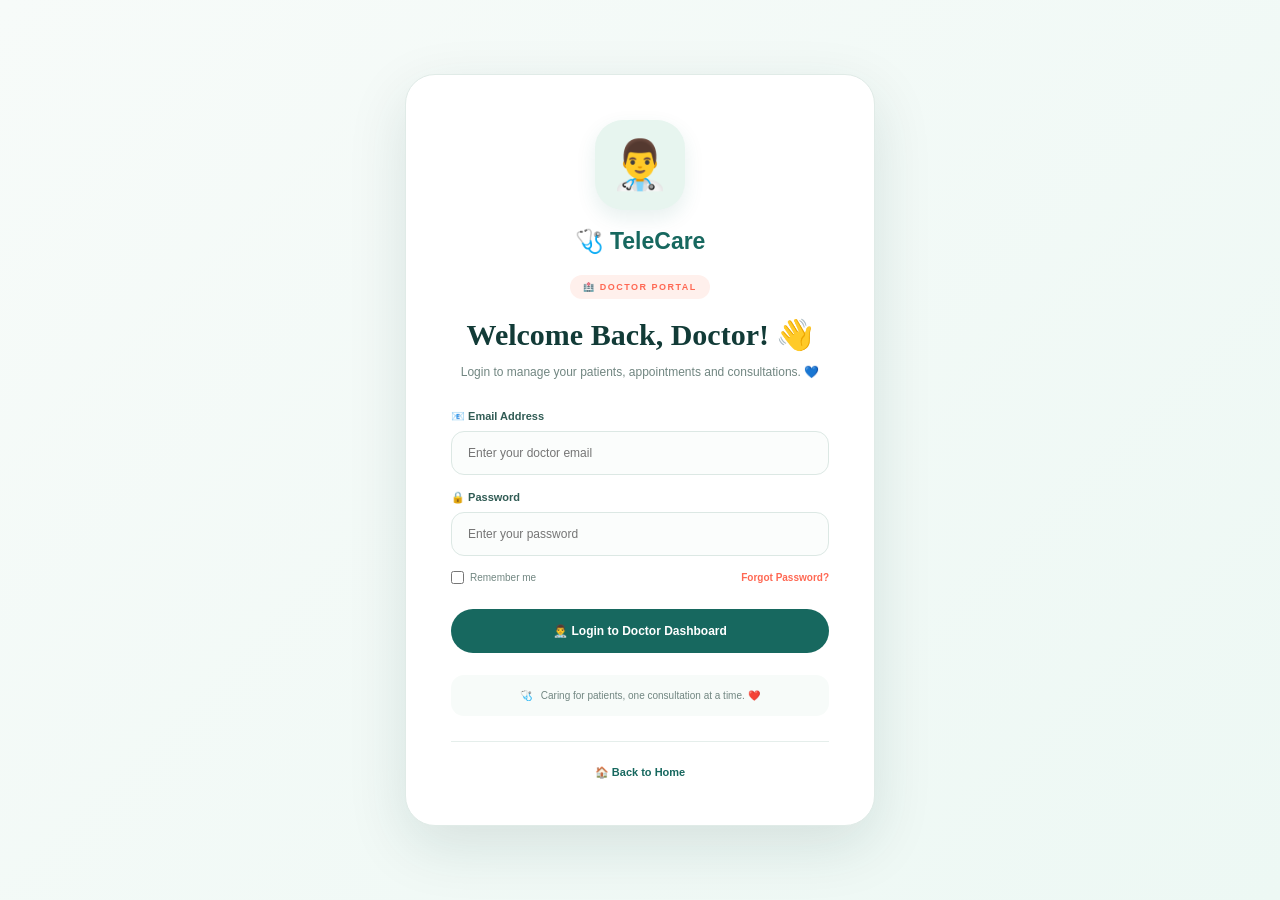
<file: doctor-login.html>
<!DOCTYPE html>
<html lang="en">

<head>

    <meta charset="UTF-8">

    <meta name="viewport"
          content="width=device-width, initial-scale=1.0">

    <title>Doctor Login | TeleCare</title>

    <link rel="stylesheet" href="css/style.css">

</head>

<body>

    <main class="doctor-login-page">

        <div class="doctor-login-card">

            <!-- Doctor Icon -->

            <div class="doctor-login-icon">
                👨‍⚕️
            </div>

            <!-- Logo -->

            <div class="doctor-login-brand">
                🩺 TeleCare
            </div>

            <span class="doctor-login-label">
                🏥 DOCTOR PORTAL
            </span>

            <h1>
                Welcome Back, Doctor! 👋
            </h1>

            <p>
                Login to manage your patients,
                appointments and consultations. 💙
            </p>


            <!-- Login Form -->

            <form action="doctor-dashboard.html">

                <label>
                    📧 Email Address
                </label>

                <input
                    type="email"
                    placeholder="Enter your doctor email"
                    required
                >


                <label>
                    🔒 Password
                </label>

                <input
                    type="password"
                    placeholder="Enter your password"
                    required
                >


                <div class="doctor-login-options">

                    <label class="remember-doctor">

                        <input type="checkbox">

                        Remember me

                    </label>

                    <a href="#">
                        Forgot Password?
                    </a>

                </div>


                <button
                    type="submit"
                    class="doctor-login-btn">

                    👨‍⚕️ Login to Doctor Dashboard

                </button>

            </form>


            <!-- Healthcare Message -->

            <div class="doctor-login-message">

                🩺 &nbsp; Caring for patients,
                one consultation at a time. ❤️

            </div>


            <!-- Back -->

            <div class="doctor-back">

                <a href="index.html">
                    🏠 Back to Home
                </a>

            </div>

        </div>

    </main>

</body>

</html>
</file>
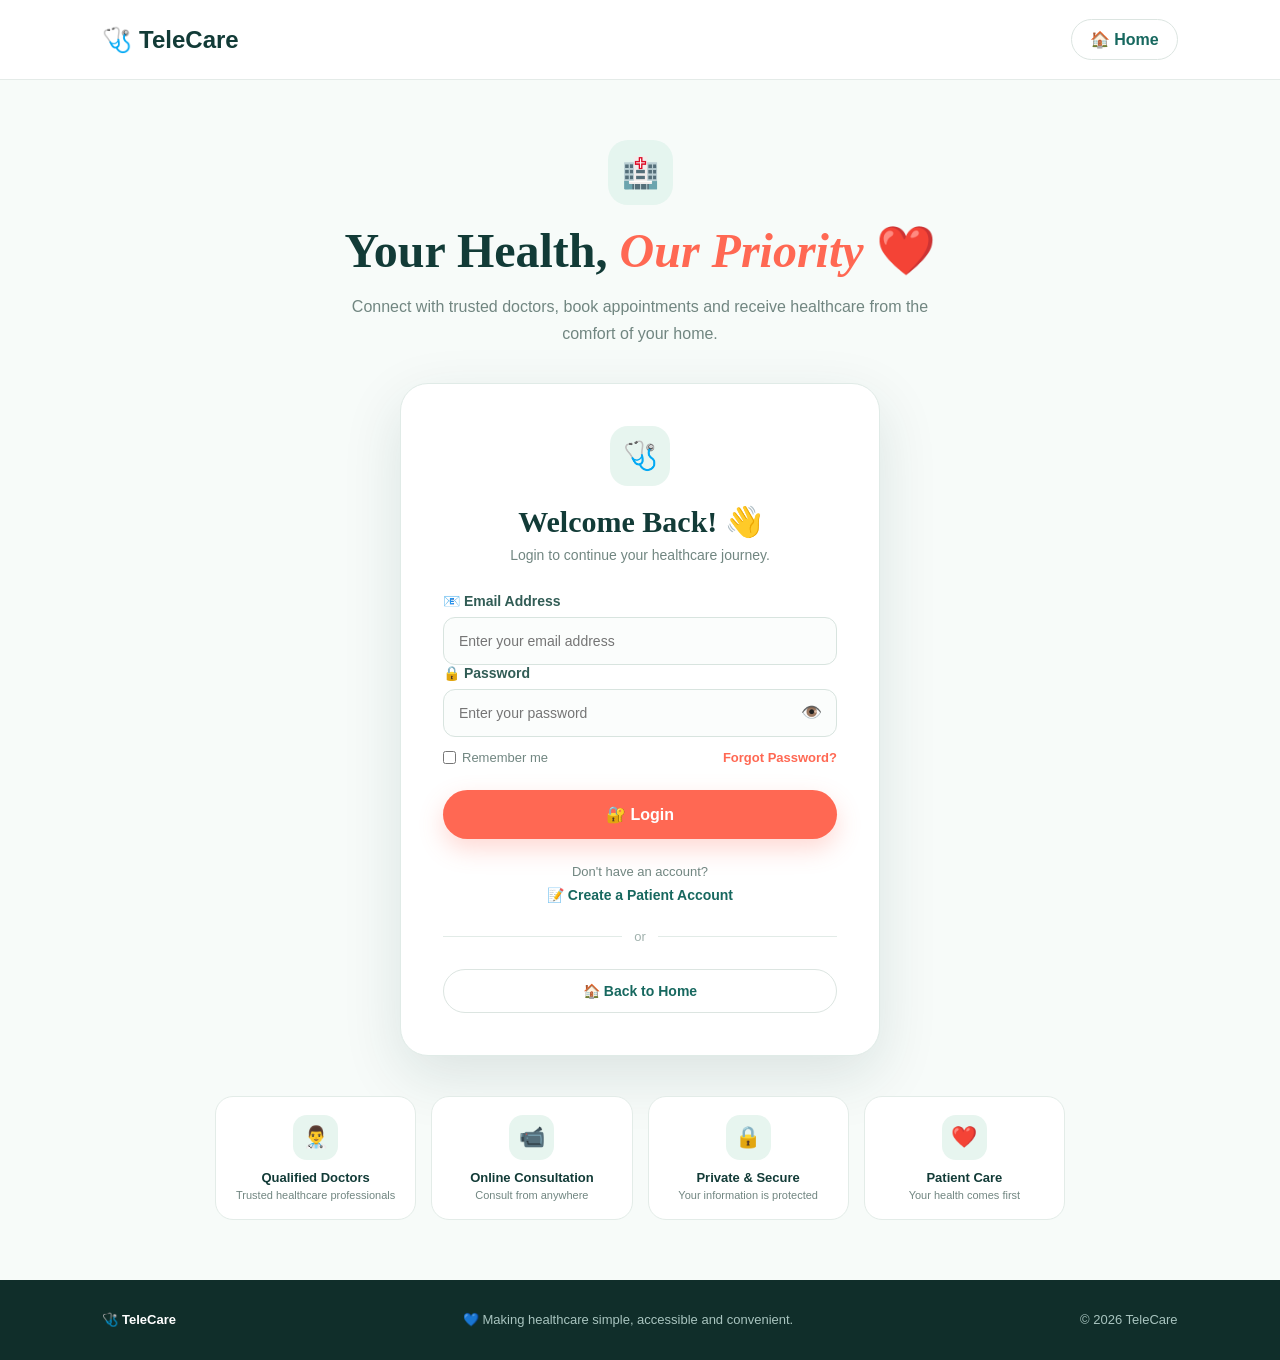
<file: login.html>
<!DOCTYPE html>
<html lang="en">

<head>
    <meta charset="UTF-8">
    <meta name="viewport" content="width=device-width, initial-scale=1.0">

    <title>Patient Login | TeleCare</title>

    <link rel="stylesheet" href="css/style.css">
</head>

<body>

    <!-- Header -->

    <header class="login-header">

        <div class="logo">
            🩺 TeleCare
        </div>

        <a href="index.html" class="home-link">
            🏠 Home
        </a>

    </header>


    <!-- Login Main -->

    <main class="patient-login">

        <div class="login-wrapper">

            <!-- Top Information -->

            <div class="login-intro">

                <div class="medical-icon">
                    🏥
                </div>

                <h1>
                    Your Health,
                    <span>Our Priority</span> ❤️
                </h1>

                <p>
                    Connect with trusted doctors, book appointments
                    and receive healthcare from the comfort of your home.
                </p>

            </div>


            <!-- Login Card -->

            <div class="patient-login-card">

                <div class="card-icon">
                    🩺
                </div>

                <h2>
                    Welcome Back! 👋
                </h2>

                <p class="login-subtitle">
                    Login to continue your healthcare journey.
                </p>


                <!-- Form -->

                <form action="patient-dashboard.html">

                    <!-- Email -->

                    <label for="email">
                        📧 Email Address
                    </label>

                    <input
                        type="email"
                        id="email"
                        placeholder="Enter your email address"
                        required
                    >


                    <!-- Password -->

                    <label for="password">
                        🔒 Password
                    </label>

                    <div class="password-input">

                        <input
                            type="password"
                            id="password"
                            placeholder="Enter your password"
                            required
                        >

                        <span>
                            👁️
                        </span>

                    </div>


                    <!-- Options -->

                    <div class="login-options">

                        <label class="remember">
                            <input type="checkbox">
                            Remember me
                        </label>

                        <a href="#">
                            Forgot Password?
                        </a>

                    </div>


                    <!-- Login -->

                    <button
                        type="submit"
                        class="patient-login-btn">
                        🔐 Login
                    </button>

                </form>


                <!-- Register -->

                <div class="register-section">

                    <p>
                        Don't have an account?
                    </p>

                    <a href="register.html">
                        📝 Create a Patient Account
                    </a>

                </div>


                <!-- Divider -->

                <div class="login-divider">
                    <span>or</span>
                </div>


                <!-- Back -->

                <a href="index.html" class="back-home">
                    🏠 Back to Home
                </a>

            </div>


            <!-- Healthcare Features -->

            <div class="health-features">

                <div class="health-item">

                    <div class="health-icon">
                        👨‍⚕️
                    </div>

                    <div>
                        <strong>Qualified Doctors</strong>
                        <p>Trusted healthcare professionals</p>
                    </div>

                </div>


                <div class="health-item">

                    <div class="health-icon">
                        📹
                    </div>

                    <div>
                        <strong>Online Consultation</strong>
                        <p>Consult from anywhere</p>
                    </div>

                </div>


                <div class="health-item">

                    <div class="health-icon">
                        🔒
                    </div>

                    <div>
                        <strong>Private & Secure</strong>
                        <p>Your information is protected</p>
                    </div>

                </div>


                <div class="health-item">

                    <div class="health-icon">
                        ❤️
                    </div>

                    <div>
                        <strong>Patient Care</strong>
                        <p>Your health comes first</p>
                    </div>

                </div>

            </div>

        </div>

    </main>


    <!-- Footer -->

    <footer class="patient-footer">

        <div>
            🩺 <strong>TeleCare</strong>
        </div>

        <p>
            💙 Making healthcare simple, accessible and convenient.
        </p>

        <p>
            © 2026 TeleCare
        </p>

    </footer>

</body>

</html>
</file>
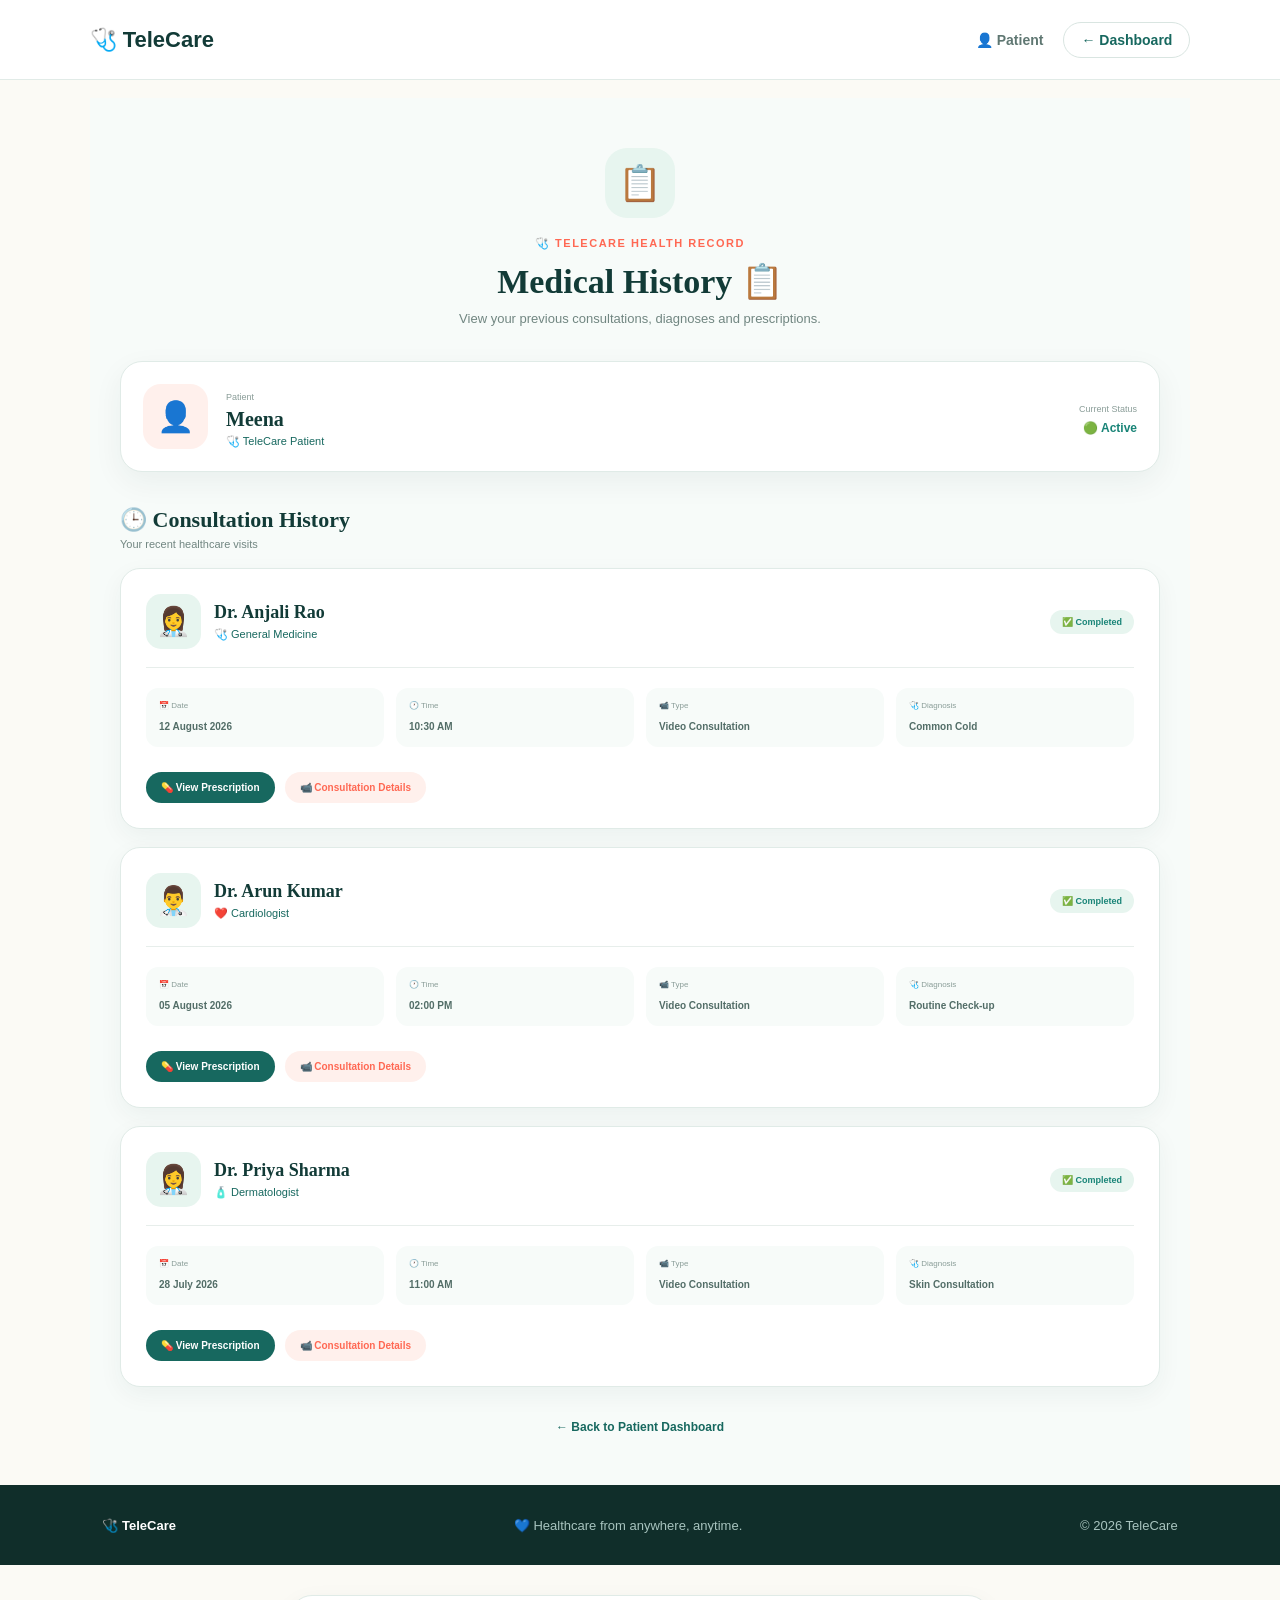
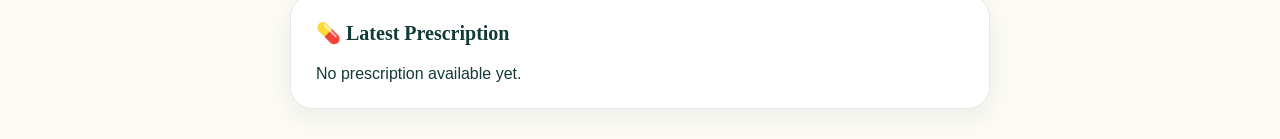
<file: medical-history.html>
<!DOCTYPE html>
<html lang="en">

<head>

    <meta charset="UTF-8">

    <meta name="viewport"
          content="width=device-width, initial-scale=1.0">

    <title>Medical History | TeleCare</title>

    <link rel="stylesheet" href="css/style.css">

</head>

<body>

    <!-- HEADER -->

    <header class="dashboard-header">

        <div class="logo">
            🩺 TeleCare
        </div>

        <div class="dashboard-user">

            <span>
                👤 Patient
            </span>

            <a href="patient-dashboard.html"
               class="logout-btn">
                ← Dashboard
            </a>

        </div>

    </header>


    <!-- MAIN -->

    <main class="medical-history-page">

        <!-- HEADING -->

        <section class="medical-history-heading">

            <div class="history-icon">
                📋
            </div>

            <span>
                🩺 TELECARE HEALTH RECORD
            </span>

            <h1>
                Medical History 📋
            </h1>

            <p>
                View your previous consultations, diagnoses
                and prescriptions.
            </p>

        </section>


        <!-- PATIENT SUMMARY -->

        <section class="patient-summary">

            <div class="patient-avatar">
                👤
            </div>

            <div class="patient-info">

                <span>
                    Patient
                </span>

                <h2>
                    Meena
                </h2>

                <p>
                    🩺 TeleCare Patient
                </p>

            </div>

            <div class="health-status">

                <span>
                    Current Status
                </span>

                <strong>
                    🟢 Active
                </strong>

            </div>

        </section>


        <!-- HISTORY TITLE -->

        <div class="history-title">

            <h2>
                🕒 Consultation History
            </h2>

            <p>
                Your recent healthcare visits
            </p>

        </div>


        <!-- HISTORY CARD 1 -->

        <section class="history-card">

            <div class="history-card-header">

                <div class="doctor-history">

                    <div class="history-doctor-avatar">
                        👩‍⚕️
                    </div>

                    <div>

                        <h3>
                            Dr. Anjali Rao
                        </h3>

                        <p>
                            🩺 General Medicine
                        </p>

                    </div>

                </div>

                <span class="completed">
                    ✅ Completed
                </span>

            </div>


            <div class="history-details">

                <div>
                    <small>📅 Date</small>
                    <strong>12 August 2026</strong>
                </div>

                <div>
                    <small>🕐 Time</small>
                    <strong>10:30 AM</strong>
                </div>

                <div>
                    <small>📹 Type</small>
                    <strong>Video Consultation</strong>
                </div>

                <div>
                    <small>🩺 Diagnosis</small>
                    <strong>Common Cold</strong>
                </div>

            </div>


            <div class="history-actions">

                <a href="prescription.html">
                    💊 View Prescription
                </a>

                <a href="consultation.html">
                    📹 Consultation Details
                </a>

            </div>

        </section>


        <!-- HISTORY CARD 2 -->

        <section class="history-card">

            <div class="history-card-header">

                <div class="doctor-history">

                    <div class="history-doctor-avatar">
                        👨‍⚕️
                    </div>

                    <div>

                        <h3>
                            Dr. Arun Kumar
                        </h3>

                        <p>
                            ❤️ Cardiologist
                        </p>

                    </div>

                </div>

                <span class="completed">
                    ✅ Completed
                </span>

            </div>


            <div class="history-details">

                <div>
                    <small>📅 Date</small>
                    <strong>05 August 2026</strong>
                </div>

                <div>
                    <small>🕐 Time</small>
                    <strong>02:00 PM</strong>
                </div>

                <div>
                    <small>📹 Type</small>
                    <strong>Video Consultation</strong>
                </div>

                <div>
                    <small>🩺 Diagnosis</small>
                    <strong>Routine Check-up</strong>
                </div>

            </div>


            <div class="history-actions">

                <a href="prescription.html">
                    💊 View Prescription
                </a>

                <a href="consultation.html">
                    📹 Consultation Details
                </a>

            </div>

        </section>


        <!-- HISTORY CARD 3 -->

        <section class="history-card">

            <div class="history-card-header">

                <div class="doctor-history">

                    <div class="history-doctor-avatar">
                        👩‍⚕️
                    </div>

                    <div>

                        <h3>
                            Dr. Priya Sharma
                        </h3>

                        <p>
                            🧴 Dermatologist
                        </p>

                    </div>

                </div>

                <span class="completed">
                    ✅ Completed
                </span>

            </div>


            <div class="history-details">

                <div>
                    <small>📅 Date</small>
                    <strong>28 July 2026</strong>
                </div>

                <div>
                    <small>🕐 Time</small>
                    <strong>11:00 AM</strong>
                </div>

                <div>
                    <small>📹 Type</small>
                    <strong>Video Consultation</strong>
                </div>

                <div>
                    <small>🩺 Diagnosis</small>
                    <strong>Skin Consultation</strong>
                </div>

            </div>


            <div class="history-actions">

                <a href="prescription.html">
                    💊 View Prescription
                </a>

                <a href="consultation.html">
                    📹 Consultation Details
                </a>

            </div>

        </section>


        <!-- BACK BUTTON -->

        <div class="history-back">

            <a href="patient-dashboard.html">
                ← Back to Patient Dashboard
            </a>

        </div>

    </main>


    <!-- FOOTER -->

    <footer class="patient-footer">

        <strong>
            🩺 TeleCare
        </strong>

        <p>
            💙 Healthcare from anywhere, anytime.
        </p>

        <p>
            © 2026 TeleCare
        </p>

    </footer>
    <section class="saved-prescription-section">

    <h2>
        💊 Latest Prescription
    </h2>

    <div id="saved-prescription">

        <p>
            No prescription available yet.
        </p>

    </div>

</section>
<script>

const savedData =
    localStorage.getItem("telecarePrescription");

const prescriptionBox =
    document.getElementById("saved-prescription");


if (savedData) {

    const prescription =
        JSON.parse(savedData);


    prescriptionBox.innerHTML = `

        <div class="prescription-history-card">

            <h3>
                💊 ${prescription.medicine}
            </h3>

            <p>
                <strong>👤 Patient:</strong>
                ${prescription.patient}
            </p>

            <p>
                <strong>👨‍⚕️ Doctor:</strong>
                ${prescription.doctor}
            </p>

            <p>
                <strong>🔢 Dosage:</strong>
                ${prescription.dosage}
            </p>

            <p>
                <strong>🕐 Frequency:</strong>
                ${prescription.frequency}
            </p>

            <p>
                <strong>📅 Duration:</strong>
                ${prescription.duration}
            </p>

            <p>
                <strong>🩺 Notes:</strong>
                ${prescription.notes || "No additional notes"}
            </p>

            <small>
                Prescription Date:
                ${prescription.date}
            </small>

        </div>

    `;

}

</script>

</body>

</html>
</file>
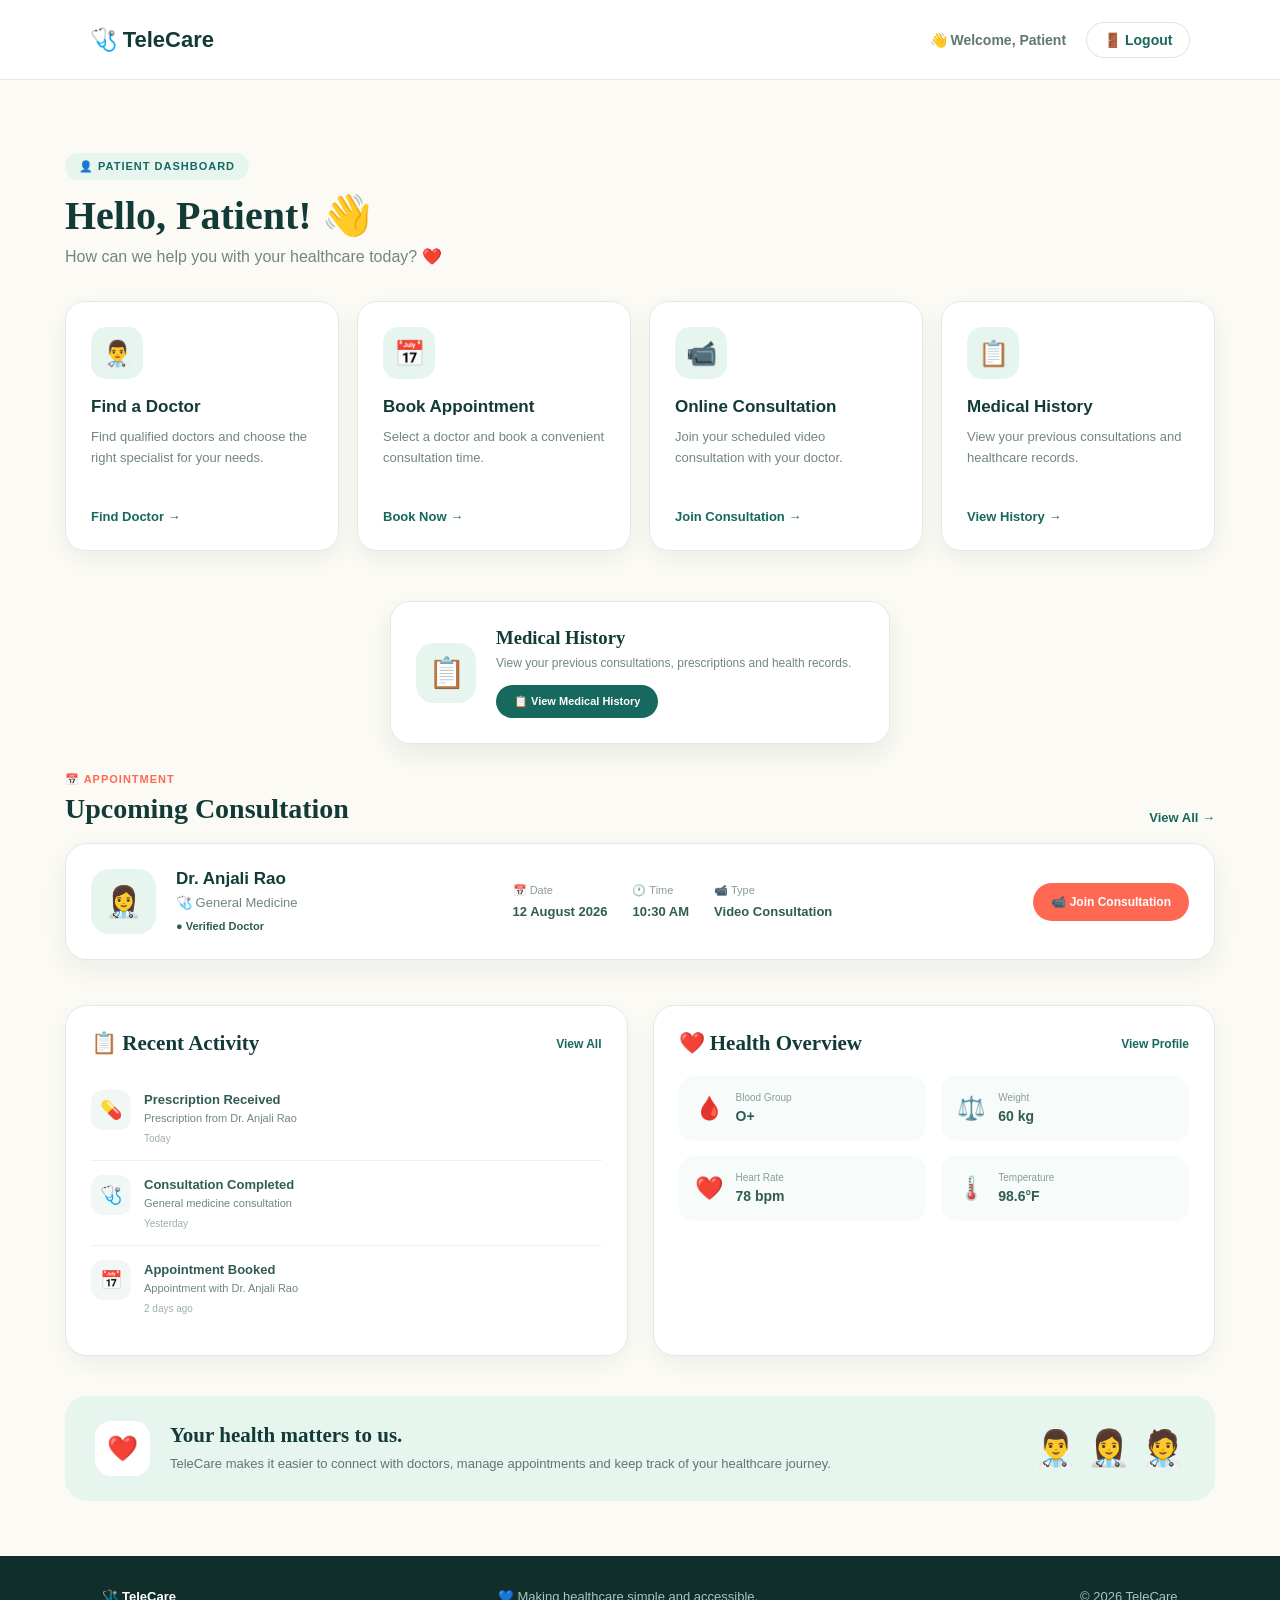
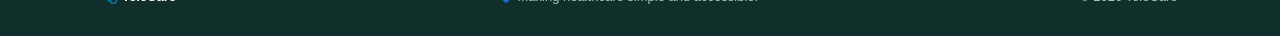
<file: patient-dashboard.html>
<!DOCTYPE html>
<html lang="en">

<head>
    <meta charset="UTF-8">

    <meta name="viewport"
          content="width=device-width, initial-scale=1.0">

    <title>Patient Dashboard | TeleCare</title>

    <link rel="stylesheet" href="css/style.css">
</head>

<body>

    <!-- ================= HEADER ================= -->

    <header class="dashboard-header">

        <div class="logo">
            🩺 TeleCare
        </div>

        <div class="dashboard-user">

            <span>
                👋 Welcome, Patient
            </span>

            <a href="index.html" class="logout-btn">
                🚪 Logout
            </a>

        </div>

    </header>


    <!-- ================= DASHBOARD ================= -->

    <main class="patient-dashboard">

        <!-- Welcome Section -->

        <section class="dashboard-welcome">

            <div>

                <div class="dashboard-badge">
                    👤 PATIENT DASHBOARD
                </div>

                <h1>
                    Hello, Patient! 👋
                </h1>

                <p>
                    How can we help you with your healthcare today? ❤️
                </p>

            </div>

        </section>


        <!-- ================= QUICK ACTIONS ================= -->

        <section class="quick-actions">

            <div class="action-card">

                <div class="action-icon">
                    👨‍⚕️
                </div>

                <h3>
                    Find a Doctor
                </h3>

                <p>
                    Find qualified doctors and choose the right
                    specialist for your needs.
                </p>

                <a href="doctor-list.html">
                    Find Doctor →
                </a>

            </div>


            <div class="action-card">

                <div class="action-icon">
                    📅
                </div>

                <h3>
                    Book Appointment
                </h3>

                <p>
                    Select a doctor and book a convenient
                    consultation time.
                </p>

                <a href="doctor-list.html">
                    Book Now →
                </a>

            </div>


            <div class="action-card">

                <div class="action-icon">
                    📹
                </div>

                <h3>
                    Online Consultation
                </h3>

                <p>
                    Join your scheduled video consultation
                    with your doctor.
                </p>

                <a href="#">
                    Join Consultation →
                </a>

            </div>


            <div class="action-card">

                <div class="action-icon">
                    📋
                </div>

                <h3>
                    Medical History
                </h3>

                <p>
                    View your previous consultations and
                    healthcare records.
                </p>

                <a href="#">
                    View History →
                </a>

            </div>

        </section>


        <!-- ================= APPOINTMENT ================= -->

        <section class="dashboard-section">
            <div class="dashboard-history-card">

    <div class="history-card-icon">
        📋
    </div>

    <div>
        <h3>
            Medical History
        </h3>

        <p>
            View your previous consultations,
            prescriptions and health records.
        </p>

        <a href="medical-history.html"
           class="dashboard-history-btn">
            📋 View Medical History
        </a>
    </div>

</div>

            <div class="section-title">

                <div>
                    <span class="section-label">
                        📅 APPOINTMENT
                    </span>

                    <h2>
                        Upcoming Consultation
                    </h2>
                </div>

                <a href="#">
                    View All →
                </a>

            </div>


            <div class="appointment-card">

                <div class="doctor-profile">

                    <div class="doctor-photo">
                        👩‍⚕️
                    </div>

                    <div>

                        <h3>
                            Dr. Anjali Rao
                        </h3>

                        <p>
                            🩺 General Medicine
                        </p>

                        <span class="doctor-status">
                            ● Verified Doctor
                        </span>

                    </div>

                </div>


                <div class="appointment-details">

                    <div>
                        <span>
                            📅 Date
                        </span>

                        <strong>
                            12 August 2026
                        </strong>
                    </div>


                    <div>
                        <span>
                            🕐 Time
                        </span>

                        <strong>
                            10:30 AM
                        </strong>
                    </div>


                    <div>
                        <span>
                            📹 Type
                        </span>

                        <strong>
                            Video Consultation
                        </strong>
                    </div>

                </div>


                <a href="#" class="join-btn">
                    📹 Join Consultation
                </a>

            </div>

        </section>


        <!-- ================= LOWER SECTION ================= -->

        <section class="dashboard-grid">


            <!-- Recent Activity -->

            <div class="dashboard-panel">

                <div class="panel-heading">

                    <h2>
                        📋 Recent Activity
                    </h2>

                    <a href="#">
                        View All
                    </a>

                </div>


                <div class="activity">

                    <div class="activity-icon">
                        💊
                    </div>

                    <div>
                        <strong>
                            Prescription Received
                        </strong>

                        <p>
                            Prescription from Dr. Anjali Rao
                        </p>

                        <small>
                            Today
                        </small>
                    </div>

                </div>


                <div class="activity">

                    <div class="activity-icon">
                        🩺
                    </div>

                    <div>
                        <strong>
                            Consultation Completed
                        </strong>

                        <p>
                            General medicine consultation
                        </p>

                        <small>
                            Yesterday
                        </small>
                    </div>

                </div>


                <div class="activity">

                    <div class="activity-icon">
                        📅
                    </div>

                    <div>
                        <strong>
                            Appointment Booked
                        </strong>

                        <p>
                            Appointment with Dr. Anjali Rao
                        </p>

                        <small>
                            2 days ago
                        </small>
                    </div>

                </div>

            </div>


            <!-- Health Information -->

            <div class="dashboard-panel">

                <div class="panel-heading">

                    <h2>
                        ❤️ Health Overview
                    </h2>

                    <a href="#">
                        View Profile
                    </a>

                </div>


                <div class="health-info">

                    <div class="health-box">

                        <span>
                            🩸
                        </span>

                        <div>
                            <small>
                                Blood Group
                            </small>

                            <strong>
                                O+
                            </strong>
                        </div>

                    </div>


                    <div class="health-box">

                        <span>
                            ⚖️
                        </span>

                        <div>
                            <small>
                                Weight
                            </small>

                            <strong>
                                60 kg
                            </strong>
                        </div>

                    </div>


                    <div class="health-box">

                        <span>
                            ❤️
                        </span>

                        <div>
                            <small>
                                Heart Rate
                            </small>

                            <strong>
                                78 bpm
                            </strong>
                        </div>

                    </div>


                    <div class="health-box">

                        <span>
                            🌡️
                        </span>

                        <div>
                            <small>
                                Temperature
                            </small>

                            <strong>
                                98.6°F
                            </strong>
                        </div>

                    </div>

                </div>

            </div>

        </section>


        <!-- ================= HEALTHCARE MESSAGE ================= -->

        <section class="dashboard-message">

            <div class="message-icon">
                ❤️
            </div>

            <div>

                <h2>
                    Your health matters to us.
                </h2>

                <p>
                    TeleCare makes it easier to connect with doctors,
                    manage appointments and keep track of your
                    healthcare journey.
                </p>

            </div>

            <div class="message-doctor">
                👨‍⚕️ 👩‍⚕️ 🧑‍⚕️
            </div>

        </section>

    </main>


    <!-- ================= FOOTER ================= -->

    <footer class="patient-footer">

        <div>
            🩺 <strong>TeleCare</strong>
        </div>

        <p>
            💙 Making healthcare simple and accessible.
        </p>

        <p>
            © 2026 TeleCare
        </p>

    </footer>

</body>

</html>
</file>
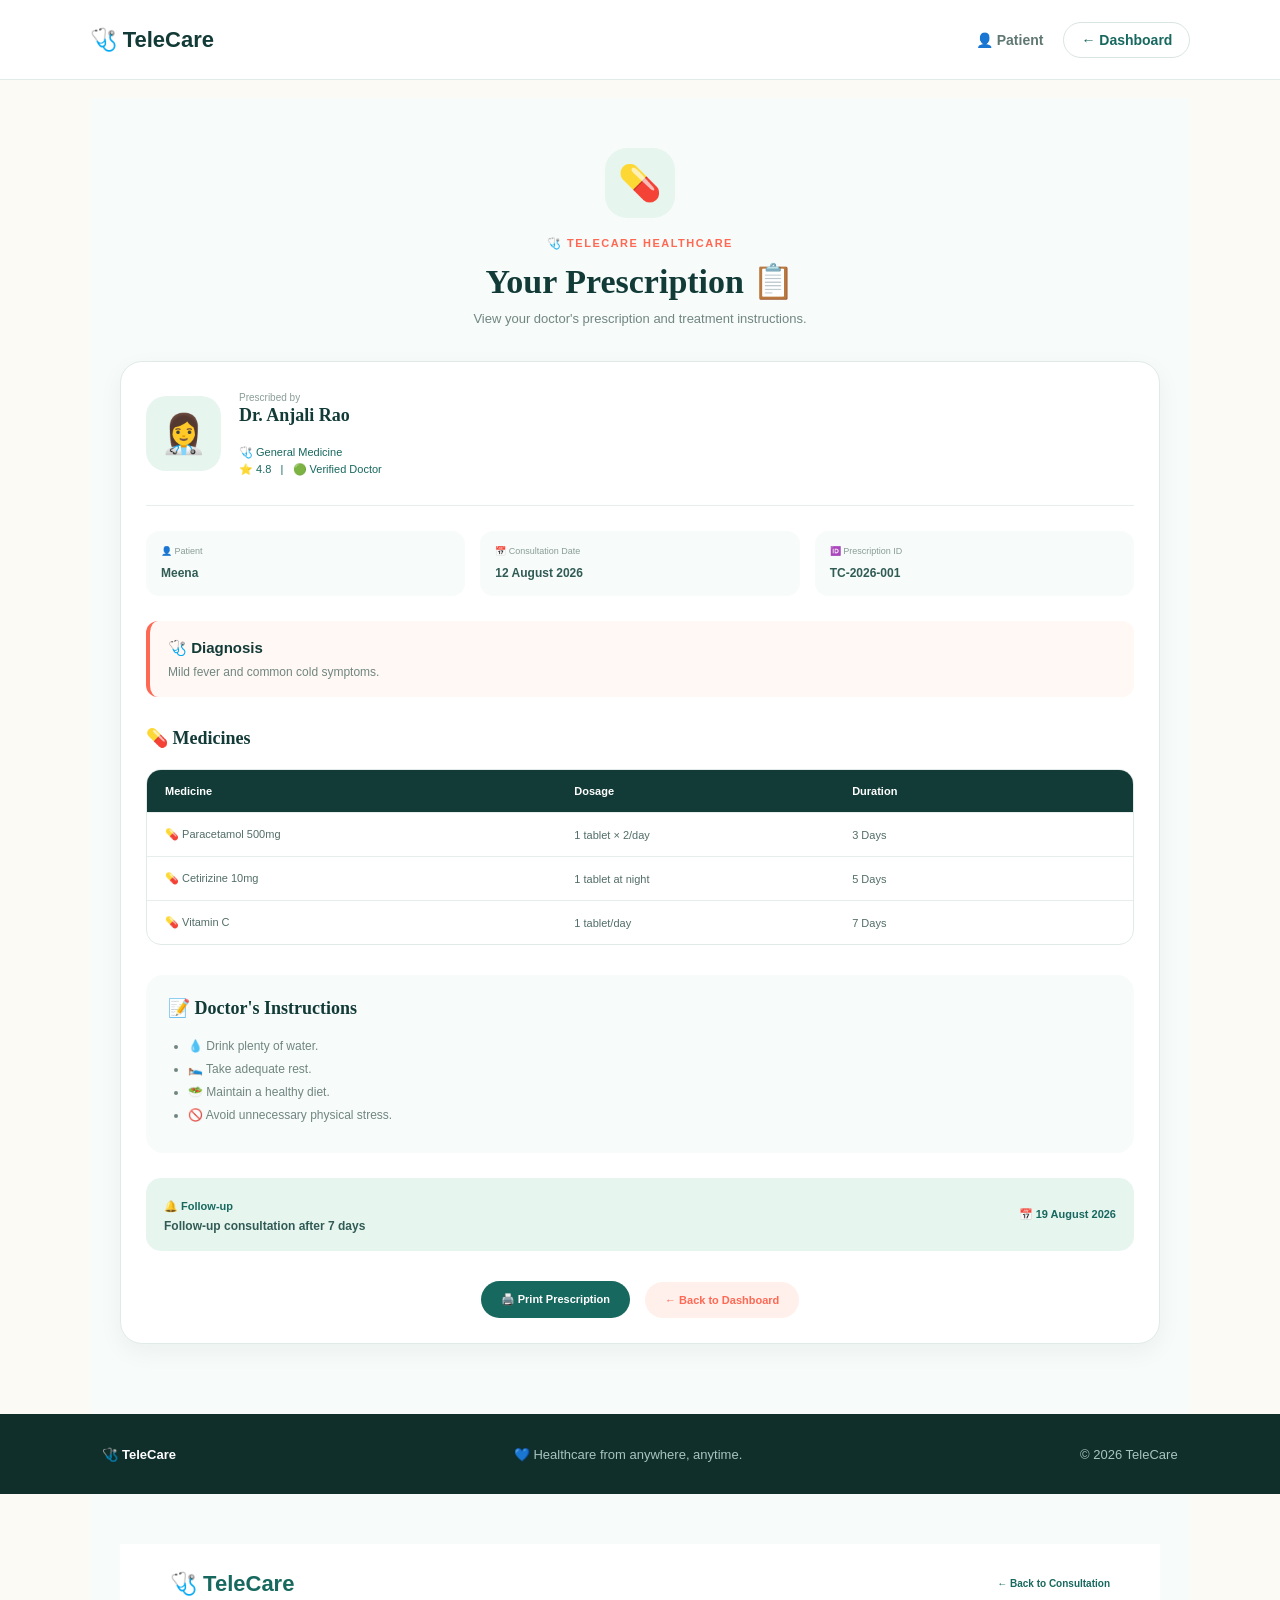
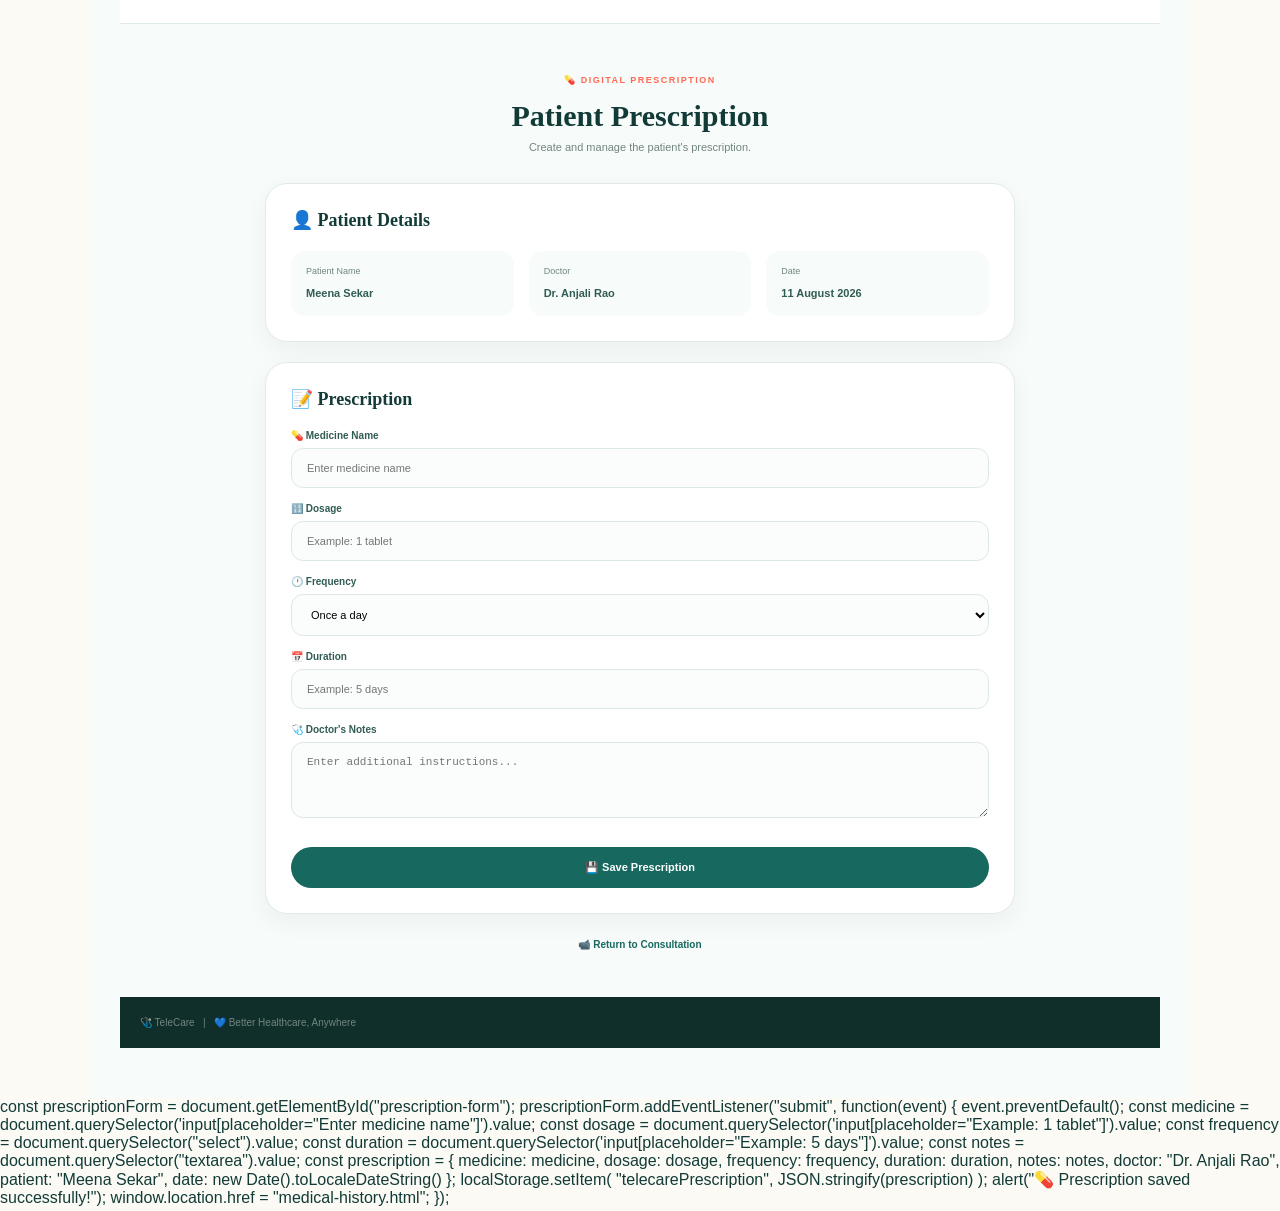
<file: prescription.html>
<!DOCTYPE html>
<html lang="en">

<head>

    <meta charset="UTF-8">

    <meta name="viewport"
          content="width=device-width, initial-scale=1.0">

    <title>Prescription | TeleCare</title>

    <link rel="stylesheet" href="css/style.css">

</head>

<body>

    <!-- HEADER -->

    <header class="dashboard-header">

        <div class="logo">
            🩺 TeleCare
        </div>

        <div class="dashboard-user">

            <span>
                👤 Patient
            </span>

            <a href="patient-dashboard.html"
               class="logout-btn">
                ← Dashboard
            </a>

        </div>

    </header>


    <!-- MAIN -->

    <main class="prescription-page">

        <!-- HEADING -->

        <section class="prescription-heading">

            <div class="prescription-icon">
                💊
            </div>

            <span>
                🩺 TELECARE HEALTHCARE
            </span>

            <h1>
                Your Prescription 📋
            </h1>

            <p>
                View your doctor's prescription and
                treatment instructions.
            </p>

        </section>


        <!-- PRESCRIPTION CARD -->

        <section class="prescription-card">


            <!-- Doctor Information -->

            <div class="prescription-doctor">

                <div class="doctor-prescription-avatar">
                    👩‍⚕️
                </div>

                <div>

                    <span>
                        Prescribed by
                    </span>

                    <h2>
                        Dr. Anjali Rao
                    </h2>

                    <p>
                        🩺 General Medicine
                    </p>

                    <p>
                        ⭐ 4.8 &nbsp; | &nbsp;
                        🟢 Verified Doctor
                    </p>

                </div>

            </div>


            <!-- Patient Information -->

            <div class="patient-prescription-info">

                <div>

                    <small>
                        👤 Patient
                    </small>

                    <strong>
                        Meena
                    </strong>

                </div>

                <div>

                    <small>
                        📅 Consultation Date
                    </small>

                    <strong>
                        12 August 2026
                    </strong>

                </div>

                <div>

                    <small>
                        🆔 Prescription ID
                    </small>

                    <strong>
                        TC-2026-001
                    </strong>

                </div>

            </div>


            <!-- Diagnosis -->

            <div class="diagnosis-box">

                <h3>
                    🩺 Diagnosis
                </h3>

                <p>
                    Mild fever and common cold symptoms.
                </p>

            </div>


            <!-- Medicines -->

            <div class="medicine-section">

                <h2>
                    💊 Medicines
                </h2>

                <div class="medicine-table">

                    <div class="medicine-header">

                        <span>
                            Medicine
                        </span>

                        <span>
                            Dosage
                        </span>

                        <span>
                            Duration
                        </span>

                    </div>


                    <div class="medicine-row">

                        <span>
                            💊 Paracetamol 500mg
                        </span>

                        <span>
                            1 tablet × 2/day
                        </span>

                        <span>
                            3 Days
                        </span>

                    </div>


                    <div class="medicine-row">

                        <span>
                            💊 Cetirizine 10mg
                        </span>

                        <span>
                            1 tablet at night
                        </span>

                        <span>
                            5 Days
                        </span>

                    </div>


                    <div class="medicine-row">

                        <span>
                            💊 Vitamin C
                        </span>

                        <span>
                            1 tablet/day
                        </span>

                        <span>
                            7 Days
                        </span>

                    </div>

                </div>

            </div>


            <!-- Doctor Instructions -->

            <div class="instructions-box">

                <h2>
                    📝 Doctor's Instructions
                </h2>

                <ul>

                    <li>
                        💧 Drink plenty of water.
                    </li>

                    <li>
                        🛌 Take adequate rest.
                    </li>

                    <li>
                        🥗 Maintain a healthy diet.
                    </li>

                    <li>
                        🚫 Avoid unnecessary physical stress.
                    </li>

                </ul>

            </div>


            <!-- Follow Up -->

            <div class="follow-up">

                <div>

                    <span>
                        🔔 Follow-up
                    </span>

                    <strong>
                        Follow-up consultation after 7 days
                    </strong>

                </div>

                <span>
                    📅 19 August 2026
                </span>

            </div>


            <!-- Buttons -->

            <div class="prescription-actions">

                <button onclick="window.print()">
                    🖨️ Print Prescription
                </button>

                <a href="patient-dashboard.html">
                    ← Back to Dashboard
                </a>

            </div>

        </section>

    </main>


    <!-- FOOTER -->

    <footer class="patient-footer">

        <strong>
            🩺 TeleCare
        </strong>

        <p>
            💙 Healthcare from anywhere, anytime.
        </p>

        <p>
            © 2026 TeleCare
        </p>

    </footer>
    <div class="prescription-page">

    <header class="prescription-header">

        <div class="telecare-logo">
            🩺 TeleCare
        </div>

        <a href="consultation.html">
            ← Back to Consultation
        </a>

    </header>


    <main class="prescription-container">

        <div class="prescription-title">

            <span>💊 DIGITAL PRESCRIPTION</span>

            <h1>
                Patient Prescription
            </h1>

            <p>
                Create and manage the patient's prescription.
            </p>

        </div>


        <!-- Patient Details -->

        <section class="prescription-card">

            <h2>👤 Patient Details</h2>

            <div class="prescription-info">

                <div>
                    <span>Patient Name</span>
                    <strong>Meena Sekar</strong>
                </div>

                <div>
                    <span>Doctor</span>
                    <strong>Dr. Anjali Rao</strong>
                </div>

                <div>
                    <span>Date</span>
                    <strong>11 August 2026</strong>
                </div>

            </div>

        </section>


        <!-- Prescription Form -->

        <section class="prescription-card">

            <h2>📝 Prescription</h2>

            <form id="prescription-form">

                <label>
                    💊 Medicine Name
                </label>

                <input
                    type="text"
                    placeholder="Enter medicine name"
                >


                <label>
                    🔢 Dosage
                </label>

                <input
                    type="text"
                    placeholder="Example: 1 tablet"
                >


                <label>
                    🕐 Frequency
                </label>

                <select>

                    <option>
                        Once a day
                    </option>

                    <option>
                        Twice a day
                    </option>

                    <option>
                        Three times a day
                    </option>

                </select>


                <label>
                    📅 Duration
                </label>

                <input
                    type="text"
                    placeholder="Example: 5 days"
                >


                <label>
                    🩺 Doctor's Notes
                </label>

                <textarea
                    rows="4"
                    placeholder="Enter additional instructions..."
                ></textarea>


                <button
                    type="submit"
                    class="save-prescription-btn">

                    💾 Save Prescription

                </button>

            </form>

        </section>


        <div class="prescription-back">

            <a href="consultation.html">
                📹 Return to Consultation
            </a>

        </div>

    </main>


    <footer class="consultation-footer">

        🩺 TeleCare &nbsp; | &nbsp;
        💙 Better Healthcare, Anywhere

    </footer>

</div>
<script>

const prescriptionForm =
    document.getElementById("prescription-form");

prescriptionForm.addEventListener("submit", function(event) {

    event.preventDefault();

    alert("💊 Prescription saved successfully!");

    window.location.href = "medical-history.html";

});

</script>
</script>
const prescriptionForm =
    document.getElementById("prescription-form");

prescriptionForm.addEventListener("submit", function(event) {

    event.preventDefault();

    const medicine =
        document.querySelector('input[placeholder="Enter medicine name"]').value;

    const dosage =
        document.querySelector('input[placeholder="Example: 1 tablet"]').value;

    const frequency =
        document.querySelector("select").value;

    const duration =
        document.querySelector('input[placeholder="Example: 5 days"]').value;

    const notes =
        document.querySelector("textarea").value;


    const prescription = {

        medicine: medicine,

        dosage: dosage,

        frequency: frequency,

        duration: duration,

        notes: notes,

        doctor: "Dr. Anjali Rao",

        patient: "Meena Sekar",

        date: new Date().toLocaleDateString()

    };


    localStorage.setItem(
        "telecarePrescription",
        JSON.stringify(prescription)
    );


    alert("💊 Prescription saved successfully!");

    window.location.href = "medical-history.html";

});

</script>

</body>

</html>
</file>
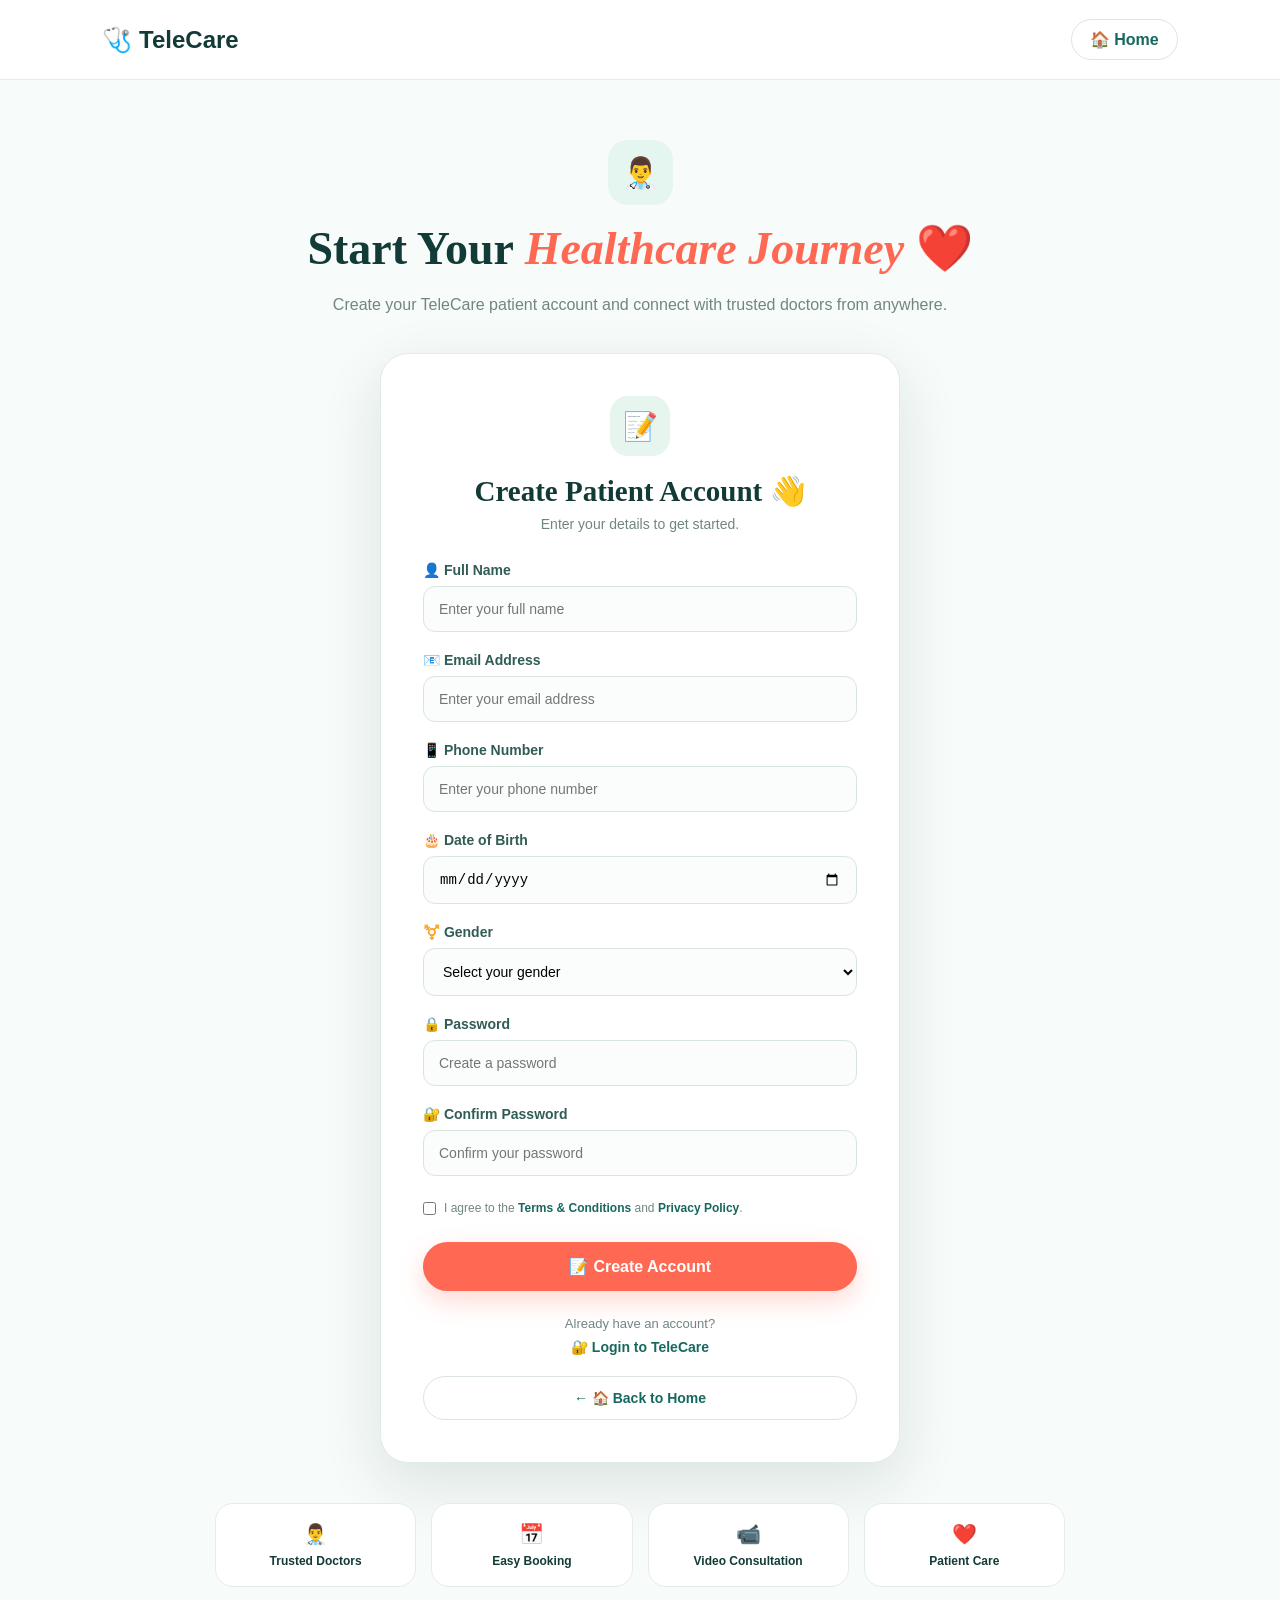
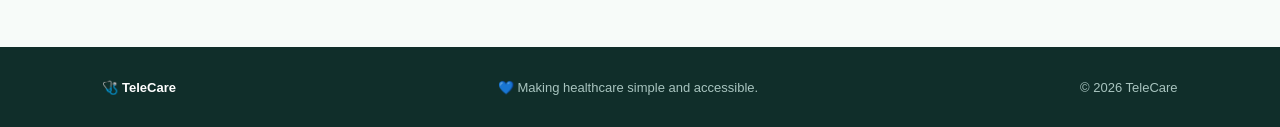
<file: register.html>
<!DOCTYPE html>
<html lang="en">

<head>
    <meta charset="UTF-8">
    <meta name="viewport" content="width=device-width, initial-scale=1.0">

    <title>Patient Registration | TeleCare</title>

    <link rel="stylesheet" href="css/style.css">
</head>

<body>

    <!-- Header -->

    <header class="login-header">

        <div class="logo">
            🩺 TeleCare
        </div>

        <a href="index.html" class="home-link">
            🏠 Home
        </a>

    </header>


    <!-- Registration Page -->

    <main class="register-page">

        <div class="register-container">

            <!-- Introduction -->

            <div class="register-intro">

                <div class="register-icon">
                    👨‍⚕️
                </div>

                <h1>
                    Start Your
                    <span>Healthcare Journey</span> ❤️
                </h1>

                <p>
                    Create your TeleCare patient account and
                    connect with trusted doctors from anywhere.
                </p>

            </div>


            <!-- Registration Card -->

            <div class="register-card">

                <div class="card-icon">
                    📝
                </div>

                <h2>
                    Create Patient Account 👋
                </h2>

                <p class="register-subtitle">
                    Enter your details to get started.
                </p>


                <form>

                    <!-- Full Name -->

                    <label for="name">
                        👤 Full Name
                    </label>

                    <input
                        type="text"
                        id="name"
                        placeholder="Enter your full name"
                        required
                    >


                    <!-- Email -->

                    <label for="email">
                        📧 Email Address
                    </label>

                    <input
                        type="email"
                        id="email"
                        placeholder="Enter your email address"
                        required
                    >


                    <!-- Phone -->

                    <label for="phone">
                        📱 Phone Number
                    </label>

                    <input
                        type="tel"
                        id="phone"
                        placeholder="Enter your phone number"
                        required
                    >


                    <!-- Date of Birth -->

                    <label for="dob">
                        🎂 Date of Birth
                    </label>

                    <input
                        type="date"
                        id="dob"
                        required
                    >


                    <!-- Gender -->

                    <label for="gender">
                        ⚧️ Gender
                    </label>

                    <select id="gender" required>

                        <option value="">
                            Select your gender
                        </option>

                        <option value="male">
                            Male
                        </option>

                        <option value="female">
                            Female
                        </option>

                        <option value="other">
                            Other
                        </option>

                    </select>


                    <!-- Password -->

                    <label for="password">
                        🔒 Password
                    </label>

                    <input
                        type="password"
                        id="password"
                        placeholder="Create a password"
                        required
                    >


                    <!-- Confirm Password -->

                    <label for="confirm-password">
                        🔐 Confirm Password
                    </label>

                    <input
                        type="password"
                        id="confirm-password"
                        placeholder="Confirm your password"
                        required
                    >


                    <!-- Terms -->

                    <label class="terms">

                        <input type="checkbox" required>

                        <span>
                            I agree to the
                            <a href="#">Terms & Conditions</a>
                            and
                            <a href="#">Privacy Policy</a>.
                        </span>

                    </label>


                    <!-- Create Account -->

                    <button
                        type="submit"
                        class="register-btn">

                        📝 Create Account

                    </button>

                </form>


                <!-- Login -->

                <div class="already-account">

                    <p>
                        Already have an account?
                    </p>

                    <a href="login.html">
                        🔐 Login to TeleCare
                    </a>

                </div>


                <!-- Back -->

                <a href="index.html" class="register-back">
                    ← 🏠 Back to Home
                </a>

            </div>


            <!-- Benefits -->

            <div class="register-benefits">

                <div>
                    👨‍⚕️
                    <strong>Trusted Doctors</strong>
                </div>

                <div>
                    📅
                    <strong>Easy Booking</strong>
                </div>

                <div>
                    📹
                    <strong>Video Consultation</strong>
                </div>

                <div>
                    ❤️
                    <strong>Patient Care</strong>
                </div>

            </div>

        </div>

    </main>


    <!-- Footer -->

    <footer class="patient-footer">

        <div>
            🩺 <strong>TeleCare</strong>
        </div>

        <p>
            💙 Making healthcare simple and accessible.
        </p>

        <p>
            © 2026 TeleCare
        </p>

    </footer>

</body>

</html>
</file>
<file: css/style.css>
* {
    margin: 0;
    padding: 0;
    box-sizing: border-box;
}

html {
    scroll-behavior: smooth;
}

body {
    font-family: Arial, sans-serif;
    background: #fbfaf5;
    color: #123b37;
}


/* =========================
   NAVIGATION
========================= */

header {
    width: 100%;
    height: 80px;

    background: white;

    display: flex;
    align-items: center;
    justify-content: space-between;

    padding: 0 32px;

    border-bottom: 1px solid #e5ebe7;

    position: sticky;
    top: 0;
    z-index: 100;
}

.logo {
    font-size: 24px;
    font-weight: bold;
    color: #123b37;
}

nav {
    display: flex;
    align-items: center;
    gap: 20px;
}

nav a {
    text-decoration: none;
    color: #47635e;
    font-weight: 600;
    font-size: 14px;
}

nav a:hover {
    color: #ff6853;
}

.login-btn {
    padding: 13px 22px;
    border: 1px solid #dce5e1;
    border-radius: 30px;
}

.doctor-btn {
    background: #ff6853;
    color: white !important;
    padding: 14px 22px;
    border-radius: 30px;
}


/* =========================
   CENTER CONTAINER
========================= */

.hero,
.features,
.doctor-section {
    width: 100%;
}

.hero-content,
.section-heading,
.feature-grid,
.doctor-section {
    max-width: 1180px;
    margin-left: auto;
    margin-right: auto;
}


/* =========================
   HERO
========================= */

.hero {
    padding: 90px 32px 70px;

    display: grid;

    grid-template-columns: 1fr 0.9fr;

    gap: 60px;

    align-items: center;
}

.hero-content {
    width: 100%;
}

.badge,
.small-badge {
    display: inline-block;

    background: #e7f5ef;

    color: #17685f;

    padding: 8px 15px;

    border-radius: 30px;

    font-size: 12px;

    font-weight: bold;

    margin-bottom: 22px;
}

.hero h1 {
    font-family: Georgia, serif;

    font-size: 70px;

    line-height: 1.05;

    color: #102e2a;

    margin-bottom: 25px;
}

.hero h1 span {
    color: #ff6853;

    font-style: italic;
}

.hero p {
    max-width: 560px;

    color: #718681;

    font-size: 17px;

    line-height: 1.7;

    margin-bottom: 30px;
}


/* Buttons */

.hero-buttons {
    display: flex;

    gap: 14px;

    margin-bottom: 45px;
}

.primary-btn,
.secondary-btn {
    display: inline-block;

    padding: 15px 25px;

    border-radius: 30px;

    text-decoration: none;

    font-weight: bold;
}

.primary-btn {
    background: #ff6853;

    color: white;

    box-shadow: 0 8px 20px rgba(255, 104, 83, 0.25);
}

.secondary-btn {
    background: white;

    color: #17685f;

    border: 1px solid #dce5e1;
}


/* Statistics */

.stats {
    display: flex;

    gap: 55px;
}

.stats h2 {
    font-family: Georgia, serif;

    font-size: 30px;

    color: #102e2a;
}

.stats p {
    font-size: 13px;

    color: #718681;

    margin-top: 5px;
}


/* =========================
   LIVE CONSULTATION
========================= */

.consultation-card {
    width: 100%;

    max-width: 500px;

    background: #075c56;

    color: white;

    padding: 35px;

    border-radius: 28px;

    margin-left: auto;

    box-shadow: 0 25px 50px rgba(7, 92, 86, 0.22);
}

.consultation-top {
    display: flex;

    justify-content: space-between;

    align-items: center;

    font-size: 12px;

    text-transform: uppercase;
}

.status {
    background: rgba(255, 104, 83, 0.25);

    color: #ff9b8b;

    padding: 7px 12px;

    border-radius: 20px;
}

.heartbeat {
    height: 150px;

    display: flex;

    align-items: center;

    justify-content: center;

    color: #5ce0c6;

    font-size: 28px;
}

.consultation-info {
    display: flex;

    justify-content: space-between;

    color: #b7cfc9;

    font-size: 13px;

    margin-bottom: 25px;
}

.doctor-info {
    display: flex;

    align-items: center;

    gap: 14px;

    background: rgba(255,255,255,0.08);

    padding: 14px;

    border-radius: 16px;
}

.doctor-avatar {
    width: 50px;
    height: 50px;

    border-radius: 50%;

    background: #5ce0c6;

    color: #075c56;

    display: flex;

    align-items: center;

    justify-content: center;

    font-weight: bold;
}

.doctor-info h3 {
    font-size: 15px;
}

.doctor-info p {
    color: #b7cfc9;

    font-size: 12px;

    margin: 3px 0 0;
}

.doctor-info button {
    margin-left: auto;

    width: 42px;
    height: 42px;

    border: none;

    border-radius: 50%;

    background: #ff6853;

    color: white;
}


/* =========================
   FEATURES
========================= */

.features {
    padding: 80px 32px;
}

.section-heading {
    margin-bottom: 45px;
}

.section-heading h2 {
    max-width: 650px;

    font-family: Georgia, serif;

    font-size: 42px;

    line-height: 1.15;

    color: #102e2a;

    margin-bottom: 18px;
}

.section-heading p {
    max-width: 650px;

    color: #718681;

    font-size: 16px;

    line-height: 1.6;
}

.feature-grid {
    display: grid;

    grid-template-columns: repeat(3, 1fr);

    gap: 22px;
}

.feature-card {
    background: white;

    border: 1px solid #e1ebe6;

    border-radius: 20px;

    padding: 30px;

    min-height: 220px;

    transition: 0.2s;
}

.feature-card:hover {
    transform: translateY(-5px);

    box-shadow: 0 15px 30px rgba(11,79,74,0.08);
}

.feature-icon {
    width: 45px;
    height: 45px;

    background: #e7f5ef;

    border-radius: 12px;

    display: flex;

    align-items: center;

    justify-content: center;

    margin-bottom: 18px;

    font-size: 20px;
}

.feature-card h3 {
    font-family: Georgia, serif;

    font-size: 19px;

    margin-bottom: 10px;
}

.feature-card p {
    color: #718681;

    font-size: 14px;

    line-height: 1.6;
}


/* =========================
   PROCESS
========================= */

.process {
    max-width: 1180px;

    margin: 30px auto;

    padding: 60px;

    background: #075c56;

    color: white;

    border-radius: 28px;
}

.process h2 {
    max-width: 650px;

    font-family: Georgia, serif;

    font-size: 42px;

    line-height: 1.15;

    margin-bottom: 18px;
}

.process > p {
    max-width: 650px;

    color: #b7cfc9;

    line-height: 1.6;

    margin-bottom: 45px;
}

.steps {
    display: grid;

    grid-template-columns: repeat(4, 1fr);

    gap: 25px;
}

.number {
    width: 44px;
    height: 44px;

    background: #ff6853;

    border-radius: 50%;

    display: flex;

    align-items: center;

    justify-content: center;

    font-weight: bold;

    margin-bottom: 18px;
}

.step h3 {
    font-size: 16px;

    margin-bottom: 8px;
}

.step p {
    color: #b7cfc9;

    font-size: 14px;

    line-height: 1.55;
}


/* =========================
   DOCTOR SECTION
========================= */

.doctor-section {
    padding: 90px 32px;

    display: grid;

    grid-template-columns: 1fr 1fr;

    gap: 60px;

    align-items: center;
}

.doctor-section h2 {
    max-width: 550px;

    font-family: Georgia, serif;

    font-size: 42px;

    line-height: 1.15;

    margin-bottom: 20px;
}

.doctor-section p {
    max-width: 550px;

    color: #718681;

    line-height: 1.7;

    margin-bottom: 25px;
}


/* Dashboard */

.dashboard-preview {
    background: #e7f5ef;

    padding: 28px;

    border-radius: 25px;

    max-width: 500px;
}

.dashboard-header {
    display: flex;

    justify-content: space-between;

    margin-bottom: 18px;

    font-weight: bold;
}

.online {
    color: #198b78;
}

.dashboard-card {
    background: white;

    padding: 25px;

    border-radius: 18px;
}

.dashboard-card h3 {
    margin-bottom: 20px;
}

.patient-row {
    display: flex;

    align-items: center;

    gap: 12px;

    padding: 14px 0;

    border-bottom: 1px solid #e7eeeb;
}

.patient-circle {
    width: 42px;
    height: 42px;

    border-radius: 50%;

    background: #d7f0e9;

    display: flex;

    align-items: center;

    justify-content: center;

    color: #075c56;

    font-weight: bold;
}

.patient-row div:nth-child(2) {
    flex: 1;
}

.patient-row p {
    font-size: 12px;

    margin: 3px 0 0;
}


/* =========================
   FOOTER
========================= */

footer {
    width: 100%;

    background: #102e2a;

    color: white;

    padding: 35px 32px;

    display: flex;

    justify-content: space-between;

    align-items: center;
}

footer p {
    color: #a8c4bf;

    font-size: 13px;
}


/* =========================
   MOBILE
========================= */

@media (max-width: 920px) {

    nav a:nth-child(1),
    nav a:nth-child(2),
    nav a:nth-child(3) {
        display: none;
    }

    .hero {
        grid-template-columns: 1fr;

        text-align: center;

        max-width: 900px;
    }

    .hero p {
        margin-left: auto;

        margin-right: auto;
    }

    .hero-buttons {
        justify-content: center;
    }

    .stats {
        justify-content: center;
    }

    .consultation-card {
        margin: 0 auto;
    }

    .feature-grid {
        grid-template-columns: 1fr 1fr;
    }

    .steps {
        grid-template-columns: 1fr 1fr;
    }

    .doctor-section {
        grid-template-columns: 1fr;

        text-align: center;
    }

    .dashboard-preview {
        margin: auto;
    }
}


@media (max-width: 600px) {

    header {
        padding: 15px 20px;
    }

    .hero {
        padding: 60px 20px;
    }

    .hero h1 {
        font-size: 48px;
    }

    .hero-buttons {
        flex-direction: column;
    }

    .stats {
        gap: 20px;
    }

    .stats h2 {
        font-size: 23px;
    }

    .features {
        padding: 60px 20px;
    }

    .section-heading h2 {
        font-size: 35px;
    }

    .feature-grid {
        grid-template-columns: 1fr;
    }

    .process {
        margin: 20px;

        padding: 40px 25px;
    }

    .process h2 {
        font-size: 35px;
    }

    .steps {
        grid-template-columns: 1fr 1fr;
    }

    .doctor-section {
        padding: 60px 20px;
    }

    .doctor-section h2 {
        font-size: 35px;
    }

    footer {
        flex-direction: column;

        gap: 15px;

        text-align: center;
    }
}
/* =========================================
   PATIENT LOGIN PAGE
========================================= */

.login-header {
    width: 100%;
    height: 80px;

    background: white;

    display: flex;
    align-items: center;
    justify-content: space-between;

    padding: 0 8%;

    border-bottom: 1px solid #e4ebe8;
}

.home-link {
    text-decoration: none;

    color: #17685f;

    font-weight: bold;

    padding: 10px 18px;

    border: 1px solid #dce5e1;

    border-radius: 25px;
}

.home-link:hover {
    background: #e7f5ef;
}


/* =========================================
   LOGIN MAIN PAGE
========================================= */

.login-page {
    min-height: calc(100vh - 160px);

    max-width: 1180px;

    margin: auto;

    padding: 70px 30px;

    display: grid;

    grid-template-columns: 1fr 450px;

    gap: 80px;

    align-items: center;
}


/* =========================================
   LOGIN INFORMATION
========================================= */

.login-info {
    max-width: 580px;
}

.welcome-icon {
    width: 65px;
    height: 65px;

    background: #ffe8e3;

    border-radius: 20px;

    display: flex;

    align-items: center;
    justify-content: center;

    font-size: 30px;

    margin-bottom: 25px;
}

.login-info h1 {
    font-family: Georgia, serif;

    font-size: 55px;

    line-height: 1.1;

    color: #102e2a;

    margin-bottom: 25px;
}

.login-info h1 span {
    color: #ff6853;

    font-style: italic;
}

.login-info > p {
    color: #718681;

    font-size: 17px;

    line-height: 1.8;

    margin-bottom: 35px;
}


/* Login Features */

.login-features {
    display: flex;

    flex-direction: column;

    gap: 20px;
}

.login-feature {
    display: flex;

    align-items: center;

    gap: 18px;

    padding: 15px 0;
}

.feature-emoji {
    width: 50px;
    height: 50px;

    flex-shrink: 0;

    background: #e7f5ef;

    border-radius: 15px;

    display: flex;

    align-items: center;
    justify-content: center;

    font-size: 22px;
}

.login-feature h3 {
    color: #123b37;

    margin-bottom: 5px;

    font-size: 16px;
}

.login-feature p {
    color: #718681;

    font-size: 13px;
}


/* =========================================
   LOGIN CARD
========================================= */

.login-box {
    background: white;

    padding: 40px;

    border-radius: 25px;

    border: 1px solid #e0e9e5;

    box-shadow: 0 20px 50px rgba(18, 59, 55, 0.10);
}


/* Login Title */

.login-title {
    text-align: center;

    margin-bottom: 30px;
}

.login-icon {
    width: 60px;
    height: 60px;

    margin: 0 auto 18px;

    background: #e7f5ef;

    border-radius: 18px;

    display: flex;

    align-items: center;
    justify-content: center;

    font-size: 28px;
}

.login-title h2 {
    font-family: Georgia, serif;

    font-size: 30px;

    color: #123b37;

    margin-bottom: 10px;
}

.login-title p {
    color: #718681;

    font-size: 14px;
}


/* =========================================
   FORM
========================================= */

.login-box form {
    display: flex;

    flex-direction: column;
}

.login-box form > label {
    color: #315c55;

    font-size: 14px;

    font-weight: bold;

    margin-bottom: 8px;
}

.login-box input[type="email"],
.login-box input[type="password"] {
    width: 100%;

    padding: 14px 15px;

    border: 1px solid #d8e3df;

    border-radius: 12px;

    outline: none;

    font-size: 14px;

    margin-bottom: 20px;

    background: #fbfdfc;
}

.login-box input:focus {
    border-color: #1b8175;

    box-shadow: 0 0 0 3px rgba(27, 129, 117, 0.08);
}


/* Password */

.password-box {
    position: relative;
}

.password-box input {
    padding-right: 50px !important;
}

.eye {
    position: absolute;

    right: 15px;

    top: 13px;

    cursor: pointer;

    font-size: 17px;
}


/* =========================================
   LOGIN OPTIONS
========================================= */

.login-options {
    display: flex;

    justify-content: space-between;

    align-items: center;

    margin-top: -5px;

    margin-bottom: 25px;

    font-size: 13px;
}

.remember {
    color: #718681;

    display: flex;

    align-items: center;

    gap: 6px;
}

.remember input {
    accent-color: #17685f;
}

.login-options a {
    color: #ff6853;

    text-decoration: none;

    font-weight: bold;
}


/* =========================================
   LOGIN BUTTON
========================================= */

.login-submit {
    width: 100%;

    border: none;

    background: #ff6853;

    color: white;

    padding: 15px;

    border-radius: 30px;

    font-size: 16px;

    font-weight: bold;

    cursor: pointer;

    box-shadow: 0 8px 20px rgba(255, 104, 83, 0.25);
}

.login-submit:hover {
    background: #e95540;

    transform: translateY(-2px);
}


/* =========================================
   REGISTER
========================================= */

.register {
    text-align: center;

    margin-top: 25px;
}

.register p {
    color: #718681;

    font-size: 14px;
}

.register a {
    color: #17685f;

    text-decoration: none;

    font-weight: bold;
}


/* =========================================
   DIVIDER
========================================= */

.divider {
    display: flex;

    align-items: center;

    gap: 12px;

    margin: 25px 0;

    color: #a1b2ae;

    font-size: 13px;
}

.divider::before,
.divider::after {
    content: "";

    flex: 1;

    height: 1px;

    background: #e1e9e6;
}


/* =========================================
   BACK HOME
========================================= */

.back-home {
    display: block;

    text-align: center;

    text-decoration: none;

    color: #17685f;

    border: 1px solid #dce5e1;

    padding: 13px;

    border-radius: 25px;

    font-weight: bold;

    font-size: 14px;
}

.back-home:hover {
    background: #e7f5ef;
}

.login-note {
    text-align: center;

    color: #9aaba7;

    font-size: 12px;

    margin-top: 20px;
}


/* =========================================
   LOGIN FOOTER
========================================= */

.login-footer {
    min-height: 80px;

    background: #102e2a;

    color: white;

    padding: 20px 8%;

    display: flex;

    align-items: center;

    justify-content: space-between;

    font-size: 12px;
}

.login-footer p:last-child {
    color: #a8c4bf;
}


/* =========================================
   LOGIN RESPONSIVE
========================================= */

@media (max-width: 900px) {

    .login-page {
        grid-template-columns: 1fr;

        max-width: 550px;

        gap: 40px;

        padding: 50px 25px;
    }

    .login-info {
        text-align: center;
    }

    .welcome-icon {
        margin-left: auto;
        margin-right: auto;
    }

    .login-info h1 {
        font-size: 45px;
    }

    .login-feature {
        text-align: left;
    }
}


@media (max-width: 600px) {

    .login-header {
        padding: 0 20px;
    }

    .login-page {
        padding: 35px 18px;
    }

    .login-box {
        padding: 28px 22px;
    }

    .login-info h1 {
        font-size: 38px;
    }

    .login-footer {
        flex-direction: column;

        gap: 10px;

        text-align: center;
    }
}
/* =========================================
   CENTERED PATIENT LOGIN
========================================= */

.patient-login {
    min-height: calc(100vh - 160px);

    background: #f7fbf9;

    padding: 60px 20px;

    display: flex;

    justify-content: center;

    align-items: center;
}

.login-wrapper {
    width: 100%;

    max-width: 850px;

    text-align: center;
}


/* Intro */

.login-intro {
    margin-bottom: 35px;
}

.medical-icon {
    width: 65px;
    height: 65px;

    margin: 0 auto 18px;

    background: #e5f5ef;

    border-radius: 20px;

    display: flex;

    align-items: center;

    justify-content: center;

    font-size: 30px;
}

.login-intro h1 {
    font-family: Georgia, serif;

    font-size: 48px;

    line-height: 1.15;

    color: #123b37;

    margin-bottom: 15px;
}

.login-intro h1 span {
    color: #ff6853;

    font-style: italic;
}

.login-intro p {
    max-width: 620px;

    margin: auto;

    color: #718681;

    font-size: 16px;

    line-height: 1.7;
}


/* Login Card */

.patient-login-card {
    width: 100%;

    max-width: 480px;

    margin: 0 auto;

    background: white;

    padding: 42px;

    border-radius: 28px;

    border: 1px solid #e0ebe7;

    box-shadow:
        0 20px 60px rgba(18, 59, 55, 0.12);
}

.card-icon {
    width: 60px;
    height: 60px;

    margin: 0 auto 18px;

    background: #e7f5ef;

    border-radius: 18px;

    display: flex;

    align-items: center;

    justify-content: center;

    font-size: 28px;
}

.patient-login-card h2 {
    font-family: Georgia, serif;

    font-size: 30px;

    color: #123b37;

    margin-bottom: 8px;
}

.login-subtitle {
    color: #718681;

    font-size: 14px;

    margin-bottom: 30px;
}


/* Form */

.patient-login-card form {
    text-align: left;
}

.patient-login-card form > label {
    display: block;

    color: #315c55;

    font-size: 14px;

    font-weight: bold;

    margin-bottom: 8px;
}

.patient-login-card input[type="email"],
.password-input input {
    width: 100%;

    padding: 15px;

    border: 1px solid #d8e4df;

    border-radius: 12px;

    background: #fbfdfc;

    outline: none;

    font-size: 14px;
}

.patient-login-card input:focus {
    border-color: #198477;

    box-shadow:
        0 0 0 3px rgba(25, 132, 119, 0.08);
}


/* Password */

.password-input {
    position: relative;

    margin-bottom: 18px;
}

.password-input input {
    padding-right: 50px;
}

.password-input span {
    position: absolute;

    right: 15px;

    top: 13px;

    cursor: pointer;

    font-size: 17px;
}


/* Options */

.login-options {
    display: flex;

    justify-content: space-between;

    align-items: center;

    margin-bottom: 25px;

    font-size: 13px;
}

.remember {
    display: flex;

    align-items: center;

    gap: 6px;

    color: #718681;
}

.remember input {
    accent-color: #17685f;
}

.login-options a {
    color: #ff6853;

    text-decoration: none;

    font-weight: bold;
}


/* Login Button */

.patient-login-btn {
    width: 100%;

    padding: 15px;

    border: none;

    border-radius: 30px;

    background: #ff6853;

    color: white;

    font-size: 16px;

    font-weight: bold;

    cursor: pointer;

    box-shadow:
        0 10px 25px rgba(255, 104, 83, 0.25);
}

.patient-login-btn:hover {
    background: #e95540;

    transform: translateY(-2px);
}


/* Register */

.register-section {
    margin-top: 25px;

    text-align: center;
}

.register-section p {
    color: #718681;

    font-size: 13px;

    margin-bottom: 7px;
}

.register-section a {
    color: #17685f;

    text-decoration: none;

    font-weight: bold;

    font-size: 14px;
}


/* Divider */

.login-divider {
    display: flex;

    align-items: center;

    gap: 12px;

    margin: 25px 0;

    color: #a0b1ad;

    font-size: 13px;
}

.login-divider::before,
.login-divider::after {
    content: "";

    height: 1px;

    background: #e2ebe7;

    flex: 1;
}


/* Back Home */

.back-home {
    display: block;

    padding: 13px;

    border: 1px solid #dce5e1;

    border-radius: 30px;

    text-decoration: none;

    color: #17685f;

    font-size: 14px;

    font-weight: bold;
}

.back-home:hover {
    background: #e7f5ef;
}


/* Healthcare Features */

.health-features {
    margin-top: 40px;

    display: grid;

    grid-template-columns: repeat(4, 1fr);

    gap: 15px;
}

.health-item {
    background: white;

    border: 1px solid #e3ece8;

    border-radius: 18px;

    padding: 18px 12px;

    display: flex;

    flex-direction: column;

    align-items: center;

    gap: 8px;
}

.health-icon {
    width: 45px;
    height: 45px;

    background: #e7f5ef;

    border-radius: 14px;

    display: flex;

    align-items: center;

    justify-content: center;

    font-size: 21px;
}

.health-item strong {
    font-size: 13px;

    color: #123b37;
}

.health-item p {
    color: #718681;

    font-size: 11px;

    margin-top: 3px;
}


/* Footer */

.patient-footer {
    background: #102e2a;

    color: white;

    min-height: 80px;

    padding: 22px 8%;

    display: flex;

    justify-content: space-between;

    align-items: center;

    font-size: 13px;
}

.patient-footer p {
    color: #a8c4bf;
}


/* Responsive */

@media (max-width: 700px) {

    .login-intro h1 {
        font-size: 38px;
    }

    .patient-login-card {
        padding: 30px 22px;
    }

    .health-features {
        grid-template-columns: 1fr 1fr;
    }

    .patient-footer {
        flex-direction: column;

        gap: 10px;

        text-align: center;
    }
}
/* =========================================
   PATIENT REGISTRATION PAGE
========================================= */

.register-page {
    min-height: calc(100vh - 160px);

    background: #f7fbf9;

    padding: 60px 20px;

    display: flex;

    justify-content: center;

    align-items: center;
}

.register-container {
    width: 100%;

    max-width: 850px;

    text-align: center;
}


/* Introduction */

.register-intro {
    margin-bottom: 35px;
}

.register-icon {
    width: 65px;
    height: 65px;

    margin: 0 auto 18px;

    background: #e5f5ef;

    border-radius: 20px;

    display: flex;

    align-items: center;

    justify-content: center;

    font-size: 30px;
}

.register-intro h1 {
    font-family: Georgia, serif;

    font-size: 46px;

    line-height: 1.15;

    color: #123b37;

    margin-bottom: 15px;
}

.register-intro h1 span {
    color: #ff6853;

    font-style: italic;
}

.register-intro p {
    max-width: 620px;

    margin: auto;

    color: #718681;

    font-size: 16px;

    line-height: 1.7;
}


/* Registration Card */

.register-card {
    width: 100%;

    max-width: 520px;

    margin: 0 auto;

    background: white;

    padding: 42px;

    border-radius: 28px;

    border: 1px solid #e0ebe7;

    box-shadow:
        0 20px 60px rgba(18, 59, 55, 0.12);
}

.register-card .card-icon {
    width: 60px;
    height: 60px;

    margin: 0 auto 18px;

    background: #e7f5ef;

    border-radius: 18px;

    display: flex;

    align-items: center;

    justify-content: center;

    font-size: 28px;
}

.register-card h2 {
    font-family: Georgia, serif;

    font-size: 29px;

    color: #123b37;

    margin-bottom: 8px;
}

.register-subtitle {
    color: #718681;

    font-size: 14px;

    margin-bottom: 30px;
}


/* Form */

.register-card form {
    text-align: left;
}

.register-card form > label:not(.terms) {
    display: block;

    color: #315c55;

    font-size: 14px;

    font-weight: bold;

    margin-bottom: 8px;
}

.register-card input[type="text"],
.register-card input[type="email"],
.register-card input[type="tel"],
.register-card input[type="date"],
.register-card input[type="password"],
.register-card select {

    width: 100%;

    padding: 14px 15px;

    border: 1px solid #d8e4df;

    border-radius: 12px;

    background: #fbfdfc;

    outline: none;

    font-size: 14px;

    margin-bottom: 20px;
}

.register-card input:focus,
.register-card select:focus {

    border-color: #198477;

    box-shadow:
        0 0 0 3px rgba(25, 132, 119, 0.08);
}


/* Terms */

.terms {
    display: flex;

    align-items: flex-start;

    gap: 8px;

    color: #718681;

    font-size: 12px;

    line-height: 1.5;

    margin: 3px 0 25px;
}

.terms input {
    margin-top: 3px;

    accent-color: #17685f;
}

.terms a {
    color: #17685f;

    font-weight: bold;

    text-decoration: none;
}


/* Register Button */

.register-btn {
    width: 100%;

    padding: 15px;

    border: none;

    border-radius: 30px;

    background: #ff6853;

    color: white;

    font-size: 16px;

    font-weight: bold;

    cursor: pointer;

    box-shadow:
        0 10px 25px rgba(255, 104, 83, 0.25);
}

.register-btn:hover {
    background: #e95540;

    transform: translateY(-2px);
}


/* Already Account */

.already-account {
    text-align: center;

    margin-top: 25px;
}

.already-account p {
    color: #718681;

    font-size: 13px;

    margin-bottom: 7px;
}

.already-account a {
    color: #17685f;

    font-size: 14px;

    font-weight: bold;

    text-decoration: none;
}


/* Back Home */

.register-back {
    display: block;

    margin-top: 20px;

    padding: 13px;

    border: 1px solid #dce5e1;

    border-radius: 30px;

    text-decoration: none;

    color: #17685f;

    font-size: 14px;

    font-weight: bold;
}

.register-back:hover {
    background: #e7f5ef;
}


/* Benefits */

.register-benefits {
    margin-top: 40px;

    display: grid;

    grid-template-columns: repeat(4, 1fr);

    gap: 15px;
}

.register-benefits div {
    background: white;

    border: 1px solid #e3ece8;

    border-radius: 18px;

    padding: 18px 10px;

    color: #17685f;

    font-size: 20px;
}

.register-benefits strong {
    display: block;

    color: #123b37;

    font-size: 12px;

    margin-top: 8px;
}


/* Mobile */

@media (max-width: 700px) {

    .register-intro h1 {
        font-size: 38px;
    }

    .register-card {
        padding: 30px 22px;
    }

    .register-benefits {
        grid-template-columns: 1fr 1fr;
    }
}
/* =========================================
   PATIENT DASHBOARD
========================================= */

.dashboard-header {
    width: 100%;
    min-height: 75px;

    background: white;

    padding: 0 7%;

    display: flex;
    align-items: center;
    justify-content: space-between;

    border-bottom: 1px solid #e1ebe7;

    box-sizing: border-box;
}

.dashboard-header .logo {
    color: #123b37;
    font-size: 22px;
    font-weight: bold;
}

.dashboard-user {
    display: flex;
    align-items: center;
    gap: 20px;

    color: #5f7772;
    font-size: 14px;
}

.logout-btn {
    text-decoration: none;

    color: #17685f;

    border: 1px solid #d9e5e1;

    padding: 9px 17px;

    border-radius: 25px;

    font-weight: bold;
}

.logout-btn:hover {
    background: #e7f5ef;
}


/* =========================================
   MAIN DASHBOARD
========================================= */

.patient-dashboard {
    width: 100%;

    max-width: 1200px;

    margin: auto;

    padding: 55px 25px;

    box-sizing: border-box;
}


/* =========================================
   WELCOME
========================================= */

.dashboard-welcome {
    display: flex;

    justify-content: space-between;

    align-items: center;

    margin-bottom: 35px;
}

.dashboard-badge {
    display: inline-block;

    background: #e7f5ef;

    color: #17685f;

    padding: 7px 14px;

    border-radius: 20px;

    font-size: 11px;

    font-weight: bold;

    letter-spacing: 1px;

    margin-bottom: 12px;
}

.dashboard-welcome h1 {
    font-family: Georgia, serif;

    color: #123b37;

    font-size: 40px;

    margin-bottom: 8px;
}

.dashboard-welcome p {
    color: #718681;

    font-size: 16px;
}


/* =========================================
   QUICK ACTIONS
========================================= */

.quick-actions {
    display: grid;

    grid-template-columns: repeat(4, 1fr);

    gap: 18px;

    margin-bottom: 50px;
}

.action-card {
    background: white;

    padding: 25px;

    border-radius: 20px;

    border: 1px solid #e0ebe7;

    box-shadow: 0 8px 25px rgba(18, 59, 55, 0.06);

    transition: 0.3s;
}

.action-card:hover {
    transform: translateY(-5px);

    box-shadow: 0 15px 35px rgba(18, 59, 55, 0.12);
}

.action-icon {
    width: 52px;
    height: 52px;

    background: #e7f5ef;

    border-radius: 15px;

    display: flex;

    align-items: center;

    justify-content: center;

    font-size: 25px;

    margin-bottom: 18px;
}

.action-card h3 {
    color: #123b37;

    font-size: 17px;

    margin-bottom: 10px;
}

.action-card p {
    color: #718681;

    font-size: 13px;

    line-height: 1.6;

    min-height: 65px;

    margin-bottom: 15px;
}

.action-card a {
    color: #17685f;

    text-decoration: none;

    font-size: 13px;

    font-weight: bold;
}


/* =========================================
   SECTION TITLE
========================================= */

.dashboard-section {
    margin-bottom: 45px;
}

.section-title {
    display: flex;

    justify-content: space-between;

    align-items: end;

    margin-bottom: 18px;
}

.section-label {
    color: #ff6853;

    font-size: 11px;

    font-weight: bold;

    letter-spacing: 1px;
}

.section-title h2 {
    color: #123b37;

    font-family: Georgia, serif;

    font-size: 28px;

    margin-top: 6px;
}

.section-title > a {
    color: #17685f;

    text-decoration: none;

    font-size: 13px;

    font-weight: bold;
}


/* =========================================
   APPOINTMENT CARD
========================================= */

.appointment-card {
    background: white;

    border: 1px solid #e0ebe7;

    border-radius: 22px;

    padding: 25px;

    display: grid;

    grid-template-columns: 1.2fr 1.5fr auto;

    align-items: center;

    gap: 25px;

    box-shadow: 0 10px 30px rgba(18, 59, 55, 0.06);
}

.doctor-profile {
    display: flex;

    align-items: center;

    gap: 15px;
}

.doctor-photo {
    width: 65px;
    height: 65px;

    border-radius: 18px;

    background: #e7f5ef;

    display: flex;

    align-items: center;

    justify-content: center;

    font-size: 30px;
}

.doctor-profile h3 {
    color: #123b37;

    font-size: 17px;

    margin-bottom: 6px;
}

.doctor-profile p {
    color: #718681;

    font-size: 13px;

    margin-bottom: 6px;
}

.doctor-status {
    color: #198477;

    font-size: 11px;

    font-weight: bold;
}

.appointment-details {
    display: flex;

    gap: 25px;
}

.appointment-details div {
    display: flex;

    flex-direction: column;

    gap: 7px;
}

.appointment-details span {
    color: #8a9d98;

    font-size: 11px;
}

.appointment-details strong {
    color: #315c55;

    font-size: 13px;
}

.join-btn {
    background: #ff6853;

    color: white;

    text-decoration: none;

    padding: 12px 18px;

    border-radius: 25px;

    font-size: 12px;

    font-weight: bold;

    white-space: nowrap;
}

.join-btn:hover {
    background: #e95540;
}


/* =========================================
   LOWER DASHBOARD
========================================= */

.dashboard-grid {
    display: grid;

    grid-template-columns: 1fr 1fr;

    gap: 25px;

    margin-bottom: 40px;
}

.dashboard-panel {
    background: white;

    border: 1px solid #e0ebe7;

    border-radius: 22px;

    padding: 25px;

    box-shadow: 0 8px 25px rgba(18, 59, 55, 0.05);
}

.panel-heading {
    display: flex;

    justify-content: space-between;

    align-items: center;

    margin-bottom: 20px;
}

.panel-heading h2 {
    color: #123b37;

    font-family: Georgia, serif;

    font-size: 21px;
}

.panel-heading a {
    color: #17685f;

    text-decoration: none;

    font-size: 12px;

    font-weight: bold;
}


/* =========================================
   ACTIVITY
========================================= */

.activity {
    display: flex;

    gap: 13px;

    padding: 14px 0;

    border-bottom: 1px solid #edf2f0;
}

.activity:last-child {
    border-bottom: none;
}

.activity-icon {
    width: 40px;
    height: 40px;

    flex-shrink: 0;

    background: #f0f7f4;

    border-radius: 12px;

    display: flex;

    align-items: center;

    justify-content: center;

    font-size: 18px;
}

.activity strong {
    color: #315c55;

    font-size: 13px;
}

.activity p {
    color: #718681;

    font-size: 11px;

    margin: 4px 0;
}

.activity small {
    color: #a0b0ac;

    font-size: 10px;
}


/* =========================================
   HEALTH OVERVIEW
========================================= */

.health-info {
    display: grid;

    grid-template-columns: 1fr 1fr;

    gap: 15px;
}

.health-box {
    background: #f7fbf9;

    border-radius: 15px;

    padding: 16px;

    display: flex;

    align-items: center;

    gap: 12px;
}

.health-box > span {
    font-size: 23px;
}

.health-box small {
    display: block;

    color: #8a9d98;

    font-size: 10px;

    margin-bottom: 4px;
}

.health-box strong {
    color: #315c55;

    font-size: 14px;
}


/* =========================================
   HEALTH MESSAGE
========================================= */

.dashboard-message {
    background: #e7f5ef;

    border-radius: 22px;

    padding: 25px 30px;

    display: flex;

    align-items: center;

    gap: 20px;
}

.message-icon {
    width: 55px;
    height: 55px;

    background: white;

    border-radius: 16px;

    display: flex;

    align-items: center;

    justify-content: center;

    font-size: 25px;

    flex-shrink: 0;
}

.dashboard-message h2 {
    color: #123b37;

    font-family: Georgia, serif;

    font-size: 21px;

    margin-bottom: 6px;
}

.dashboard-message p {
    color: #5f7772;

    font-size: 13px;

    line-height: 1.6;
}

.message-doctor {
    margin-left: auto;

    font-size: 35px;

    white-space: nowrap;
}


/* =========================================
   RESPONSIVE
========================================= */

@media (max-width: 1000px) {

    .quick-actions {
        grid-template-columns: 1fr 1fr;
    }

    .appointment-card {
        grid-template-columns: 1fr;

        align-items: start;
    }

    .appointment-details {
        flex-wrap: wrap;
    }

    .join-btn {
        display: inline-block;

        width: fit-content;
    }
}


@media (max-width: 700px) {

    .dashboard-header {
        padding: 15px 20px;

        flex-direction: column;

        gap: 12px;
    }

    .dashboard-user {
        flex-wrap: wrap;

        justify-content: center;
    }

    .patient-dashboard {
        padding: 35px 18px;
    }

    .dashboard-welcome h1 {
        font-size: 32px;
    }

    .quick-actions {
        grid-template-columns: 1fr;
    }

    .dashboard-grid {
        grid-template-columns: 1fr;
    }

    .appointment-details {
        flex-direction: column;

        gap: 15px;
    }

    .dashboard-message {
        flex-direction: column;

        text-align: center;
    }

    .message-doctor {
        margin-left: 0;
    }
}
/* =========================================
   BOOK APPOINTMENT PAGE
========================================= */

.appointment-page {
    min-height: calc(100vh - 160px);

    background: #f7fbf9;

    padding: 55px 20px;

    display: flex;

    justify-content: center;
}

.appointment-container {
    width: 100%;

    max-width: 850px;

    text-align: center;
}


/* Introduction */

.appointment-intro {
    margin-bottom: 35px;
}

.appointment-icon {
    width: 65px;
    height: 65px;

    margin: 0 auto 18px;

    background: #e7f5ef;

    border-radius: 20px;

    display: flex;

    align-items: center;

    justify-content: center;

    font-size: 30px;
}

.appointment-intro > span {
    color: #ff6853;

    font-size: 11px;

    font-weight: bold;

    letter-spacing: 1px;
}

.appointment-intro h1 {
    font-family: Georgia, serif;

    font-size: 45px;

    color: #123b37;

    margin: 12px 0;
}

.appointment-intro h1 span {
    color: #ff6853;

    font-style: italic;
}

.appointment-intro p {
    color: #718681;

    font-size: 15px;
}


/* Booking Card */

.appointment-booking-card {
    background: white;

    max-width: 560px;

    margin: auto;

    padding: 40px;

    border-radius: 28px;

    border: 1px solid #e0ebe7;

    box-shadow: 0 20px 55px rgba(18, 59, 55, 0.10);

    text-align: left;
}


/* Selected Doctor */

.selected-doctor {
    display: flex;

    align-items: center;

    gap: 18px;

    margin-bottom: 25px;
}

.selected-doctor-avatar {
    width: 75px;
    height: 75px;

    flex-shrink: 0;

    background: #e7f5ef;

    border-radius: 20px;

    display: flex;

    align-items: center;

    justify-content: center;

    font-size: 36px;
}

.selected-label {
    color: #ff6853;

    font-size: 10px;

    font-weight: bold;

    letter-spacing: 1px;
}

.selected-doctor h2 {
    color: #123b37;

    font-family: Georgia, serif;

    font-size: 23px;

    margin: 5px 0;
}

.selected-doctor p {
    color: #718681;

    font-size: 13px;

    margin-bottom: 6px;
}

.doctor-rating {
    color: #198477;

    font-size: 11px;

    font-weight: bold;
}

.appointment-booking-card hr {
    border: none;

    border-top: 1px solid #e7eeeb;

    margin: 25px 0;
}


/* Form */

.appointment-booking-card form > label {
    display: block;

    color: #315c55;

    font-size: 14px;

    font-weight: bold;

    margin-bottom: 8px;
}

.appointment-booking-card input[type="date"],
.appointment-booking-card select,
.appointment-booking-card textarea {
    width: 100%;

    padding: 14px;

    margin-bottom: 22px;

    border: 1px solid #d8e4df;

    border-radius: 12px;

    background: #fbfdfc;

    outline: none;

    font-size: 14px;

    box-sizing: border-box;
}

.appointment-booking-card textarea {
    resize: vertical;

    font-family: Arial, sans-serif;
}

.appointment-booking-card input:focus,
.appointment-booking-card select:focus,
.appointment-booking-card textarea:focus {
    border-color: #198477;

    box-shadow: 0 0 0 3px rgba(25, 132, 119, 0.08);
}


/* Consultation Options */

.consultation-options {
    display: grid;

    grid-template-columns: 1fr 1fr;

    gap: 12px;

    margin-bottom: 25px;
}

.consult-option {
    border: 1px solid #dce7e3;

    border-radius: 15px;

    padding: 15px;

    display: flex;

    align-items: center;

    gap: 10px;

    cursor: pointer;

    background: #fbfdfc;
}

.consult-option:has(input:checked) {
    border-color: #198477;

    background: #e7f5ef;
}

.consult-option input {
    accent-color: #17685f;
}

.consult-option > span {
    font-size: 23px;
}

.consult-option strong {
    display: block;

    color: #315c55;

    font-size: 12px;
}

.consult-option small {
    display: block;

    color: #8a9d98;

    font-size: 10px;

    margin-top: 4px;
}


/* Summary */

.appointment-summary {
    background: #f7fbf9;

    border-radius: 17px;

    padding: 20px;

    margin: 5px 0 25px;
}

.appointment-summary h3 {
    color: #123b37;

    font-family: Georgia, serif;

    font-size: 18px;

    margin-bottom: 15px;
}

.appointment-summary div {
    display: flex;

    justify-content: space-between;

    padding: 9px 0;

    border-bottom: 1px solid #e5ece9;

    font-size: 12px;
}

.appointment-summary div:last-child {
    border-bottom: none;
}

.appointment-summary span {
    color: #718681;
}

.appointment-summary strong {
    color: #315c55;
}


/* Confirm Button */

.confirm-appointment-btn {
    width: 100%;

    padding: 15px;

    border: none;

    border-radius: 30px;

    background: #ff6853;

    color: white;

    font-size: 15px;

    font-weight: bold;

    cursor: pointer;

    box-shadow: 0 10px 25px rgba(255, 104, 83, 0.22);
}

.confirm-appointment-btn:hover {
    background: #e95540;

    transform: translateY(-2px);
}


/* Back */

.back-doctors {
    display: block;

    text-align: center;

    margin-top: 20px;

    color: #17685f;

    text-decoration: none;

    font-size: 13px;

    font-weight: bold;
}


/* Bottom Message */

.appointment-message {
    max-width: 560px;

    margin: 25px auto 0;

    padding: 20px 25px;

    background: #e7f5ef;

    border-radius: 20px;

    display: flex;

    align-items: center;

    gap: 15px;

    text-align: left;
}

.appointment-message > div:first-child {
    font-size: 25px;
}

.appointment-message strong {
    color: #123b37;

    font-size: 13px;
}

.appointment-message p {
    color: #718681;

    font-size: 11px;

    margin-top: 4px;

    line-height: 1.5;
}

.appointment-doctors {
    margin-left: auto;

    font-size: 25px;

    white-space: nowrap;
}


/* Mobile */

@media (max-width: 650px) {

    .appointment-booking-card {
        padding: 28px 20px;
    }

    .appointment-intro h1 {
        font-size: 36px;
    }

    .consultation-options {
        grid-template-columns: 1fr;
    }

    .appointment-message {
        flex-direction: column;

        text-align: center;
    }

    .appointment-doctors {
        margin-left: 0;
    }
}
/* =========================================
   DOCTOR LIST PAGE
========================================= */

.doctor-page {
    min-height: calc(100vh - 150px);
    background: #f7fbf9;
    padding: 50px 30px;
}


/* INTRO */

.doctor-intro {
    text-align: center;
    max-width: 700px;
    margin: auto;
}

.doctor-main-icon {
    width: 70px;
    height: 70px;
    margin: auto;

    background: #e7f5ef;
    border-radius: 22px;

    display: flex;
    align-items: center;
    justify-content: center;

    font-size: 35px;
}

.doctor-label {
    display: block;

    color: #ff6853;

    font-size: 11px;
    font-weight: bold;

    letter-spacing: 1.5px;

    margin-top: 18px;
}

.doctor-intro h1 {
    font-family: Georgia, serif;

    color: #123b37;

    font-size: 42px;

    margin: 10px 0;
}

.doctor-intro h1 span {
    color: #ff6853;
    font-style: italic;
}

.doctor-intro p {
    color: #718681;
    font-size: 14px;
}


/* SEARCH */

.doctor-search {
    max-width: 850px;

    margin: 35px auto;

    display: flex;

    gap: 12px;
}

.doctor-search input,
.doctor-search select {
    padding: 14px 16px;

    border: 1px solid #dce7e3;

    border-radius: 12px;

    background: white;

    outline: none;

    font-size: 13px;
}

.doctor-search input {
    flex: 1;
}

.doctor-search select {
    width: 230px;
}

.doctor-search input:focus,
.doctor-search select:focus {
    border-color: #198477;
}


/* DOCTOR SECTION */

.doctor-section {
    max-width: 1100px;

    margin: auto;
}

.doctor-section h2 {
    font-family: Georgia, serif;

    color: #123b37;

    font-size: 25px;

    margin-bottom: 20px;
}


/* GRID */

.doctor-grid {
    display: grid;

    grid-template-columns: repeat(2, 1fr);

    gap: 22px;
}


/* CARD */

.doctor-card {
    background: white;

    border: 1px solid #e0ebe7;

    border-radius: 22px;

    padding: 25px;

    box-shadow: 0 10px 30px rgba(18, 59, 55, 0.07);

    position: relative;

    transition: 0.3s;
}

.doctor-card:hover {
    transform: translateY(-5px);

    box-shadow: 0 18px 40px rgba(18, 59, 55, 0.12);
}


/* AVATAR */

.doctor-avatar {
    width: 70px;
    height: 70px;

    background: #e7f5ef;

    border-radius: 20px;

    display: flex;

    align-items: center;
    justify-content: center;

    font-size: 35px;

    margin-bottom: 15px;
}


/* AVAILABLE */

.available {
    position: absolute;

    top: 25px;
    right: 25px;

    background: #e7f5ef;

    color: #198477;

    padding: 6px 10px;

    border-radius: 20px;

    font-size: 10px;

    font-weight: bold;
}


/* TEXT */

.doctor-card h3 {
    color: #123b37;

    font-family: Georgia, serif;

    font-size: 21px;

    margin: 5px 0;
}

.specialization {
    color: #17685f;

    font-size: 13px;

    font-weight: bold;
}

.experience {
    color: #e99a28;

    font-size: 11px;
}

.doctor-description {
    color: #718681;

    font-size: 12px;

    line-height: 1.6;

    margin: 12px 0;
}

.consultation-type {
    color: #526d67;

    background: #f3f8f6;

    padding: 9px;

    border-radius: 10px;

    font-size: 11px;

    margin-bottom: 15px;
}


/* BOOK BUTTON */

.book-doctor-btn {
    display: block;

    width: 100%;

    box-sizing: border-box;

    text-align: center;

    padding: 13px;

    border-radius: 25px;

    background: #ff6853;

    color: white;

    text-decoration: none;

    font-size: 12px;

    font-weight: bold;

    transition: 0.3s;
}

.book-doctor-btn:hover {
    background: #e95540;

    transform: translateY(-2px);
}


/* MOBILE */

@media (max-width: 700px) {

    .doctor-page {
        padding: 35px 15px;
    }

    .doctor-intro h1 {
        font-size: 34px;
    }

    .doctor-search {
        flex-direction: column;
    }

    .doctor-search select {
        width: 100%;
    }

    .doctor-grid {
        grid-template-columns: 1fr;
    }
}
/* =========================================
   CENTER CONSULTATION PAGE
========================================= */

.consultation-page {
    width: 100%;
    max-width: 1200px;

    margin: 0 auto;

    padding: 50px 30px;

    box-sizing: border-box;
}


/* Center heading */

.consultation-heading {
    text-align: center;

    margin: 0 auto 35px;
}

.consultation-heading h1 {
    text-align: center;

    font-family: Georgia, serif;

    color: #123b37;

    font-size: 32px;

    margin: 12px auto;
}

.consultation-heading p {
    text-align: center;

    color: #718681;

    font-size: 13px;
}


/* Center video + chat */

.consultation-layout {
    max-width: 1100px;

    margin: 0 auto 30px;

    display: grid;

    grid-template-columns: 1.5fr 1fr;

    gap: 25px;

    align-items: stretch;
}


/* Video */

.video-section {
    min-height: 500px;

    border-radius: 25px;

    padding: 20px;

    box-sizing: border-box;
}


/* Chat */

.chat-section {
    min-height: 500px;

    border-radius: 25px;

    box-sizing: border-box;
}


/* Center doctor video */

.doctor-video {
    display: flex;

    flex-direction: column;

    align-items: center;

    justify-content: center;

    text-align: center;
}


/* Center details */

.consultation-details {
    max-width: 1100px;

    margin: 0 auto 30px;

    display: grid;

    grid-template-columns: repeat(4, 1fr);

    gap: 15px;
}


/* Notes */

.consultation-notes {
    max-width: 1100px;

    margin: 0 auto 25px;

    box-sizing: border-box;
}


/* End consultation */

.end-consultation {
    max-width: 1100px;

    margin: 0 auto;

    text-align: center;
}


/* Mobile */

@media (max-width: 850px) {

    .consultation-page {
        padding: 35px 20px;
    }

    .consultation-layout {
        grid-template-columns: 1fr;
    }

    .consultation-details {
        grid-template-columns: 1fr 1fr;
    }
}


@media (max-width: 550px) {

    .consultation-page {
        padding: 30px 15px;
    }

    .consultation-heading h1 {
        font-size: 25px;
    }

    .consultation-details {
        grid-template-columns: 1fr;
    }
}
/* =========================================
   PRESCRIPTION PAGE
========================================= */

.prescription-page {
    width: 100%;
    max-width: 1100px;

    margin: 0 auto;

    padding: 50px 30px;

    box-sizing: border-box;

    background: #f7fbf9;
}


/* Heading */

.prescription-heading {
    text-align: center;

    margin-bottom: 35px;
}

.prescription-icon {
    width: 70px;
    height: 70px;

    margin: 0 auto 15px;

    background: #e7f5ef;

    border-radius: 22px;

    display: flex;

    align-items: center;
    justify-content: center;

    font-size: 35px;
}

.prescription-heading > span {
    color: #ff6853;

    font-size: 11px;

    font-weight: bold;

    letter-spacing: 1.5px;
}

.prescription-heading h1 {
    color: #123b37;

    font-family: Georgia, serif;

    font-size: 34px;

    margin: 10px 0;
}

.prescription-heading p {
    color: #718681;

    font-size: 13px;
}


/* Main Card */

.prescription-card {
    background: white;

    border: 1px solid #e0ebe7;

    border-radius: 25px;

    padding: 35px;

    box-shadow:
        0 15px 40px rgba(18, 59, 55, 0.08);
}


/* Doctor */

.prescription-doctor {
    display: flex;

    align-items: center;

    gap: 18px;

    padding-bottom: 25px;

    border-bottom: 1px solid #e5eeeb;
}

.doctor-prescription-avatar {
    width: 75px;
    height: 75px;

    background: #e7f5ef;

    border-radius: 20px;

    display: flex;

    align-items: center;
    justify-content: center;

    font-size: 38px;
}

.prescription-doctor span {
    color: #8a9d98;

    font-size: 10px;
}

.prescription-doctor h2 {
    color: #123b37;

    font-family: Georgia, serif;

    margin: 5px 0;

    font-size: 22px;
}

.prescription-doctor p {
    color: #17685f;

    font-size: 11px;

    margin: 4px 0;
}


/* Patient Information */

.patient-prescription-info {
    display: grid;

    grid-template-columns:
        repeat(3, 1fr);

    gap: 15px;

    padding: 25px 0;
}

.patient-prescription-info div {
    background: #f7fbf9;

    border-radius: 13px;

    padding: 15px;
}

.patient-prescription-info small {
    display: block;

    color: #8a9d98;

    font-size: 9px;

    margin-bottom: 7px;
}

.patient-prescription-info strong {
    color: #315c55;

    font-size: 12px;
}


/* Diagnosis */

.diagnosis-box {
    background: #fff8f5;

    border-left: 4px solid #ff6853;

    padding: 18px;

    border-radius: 12px;

    margin-bottom: 30px;
}

.diagnosis-box h3 {
    color: #123b37;

    font-size: 15px;

    margin-bottom: 8px;
}

.diagnosis-box p {
    color: #718681;

    font-size: 12px;
}


/* Medicines */

.medicine-section {
    margin-bottom: 30px;
}

.medicine-section h2 {
    color: #123b37;

    font-family: Georgia, serif;

    font-size: 20px;

    margin-bottom: 15px;
}

.medicine-table {
    border: 1px solid #e0ebe7;

    border-radius: 15px;

    overflow: hidden;
}

.medicine-header,
.medicine-row {
    display: grid;

    grid-template-columns:
        1.5fr 1fr 1fr;

    gap: 15px;

    padding: 15px 18px;

    align-items: center;
}

.medicine-header {
    background: #123b37;

    color: white;

    font-size: 11px;

    font-weight: bold;
}

.medicine-row {
    border-top: 1px solid #e5eeeb;

    color: #526d67;

    font-size: 11px;
}

.medicine-row:hover {
    background: #f7fbf9;
}


/* Instructions */

.instructions-box {
    background: #f7fbf9;

    padding: 22px;

    border-radius: 17px;

    margin-bottom: 25px;
}

.instructions-box h2 {
    color: #123b37;

    font-family: Georgia, serif;

    font-size: 19px;

    margin-bottom: 12px;
}

.instructions-box ul {
    padding-left: 20px;

    margin: 0;
}

.instructions-box li {
    color: #718681;

    font-size: 12px;

    margin-bottom: 9px;
}


/* Follow Up */

.follow-up {
    display: flex;

    justify-content: space-between;

    align-items: center;

    gap: 15px;

    background: #e7f5ef;

    padding: 18px;

    border-radius: 15px;

    margin-bottom: 30px;
}

.follow-up span {
    color: #17685f;

    font-size: 11px;

    font-weight: bold;
}

.follow-up strong {
    display: block;

    color: #315c55;

    font-size: 12px;

    margin-top: 5px;
}


/* Buttons */

.prescription-actions {
    display: flex;

    justify-content: center;

    align-items: center;

    gap: 15px;
}

.prescription-actions button,
.prescription-actions a {
    border: none;

    padding: 12px 20px;

    border-radius: 25px;

    font-size: 11px;

    font-weight: bold;

    cursor: pointer;

    text-decoration: none;
}

.prescription-actions button {
    background: #17685f;

    color: white;
}

.prescription-actions a {
    background: #fff0ec;

    color: #ff6853;
}


/* Mobile */

@media (max-width: 700px) {

    .prescription-page {
        padding: 35px 15px;
    }

    .prescription-card {
        padding: 22px;
    }

    .patient-prescription-info {
        grid-template-columns: 1fr;
    }

    .medicine-header,
    .medicine-row {
        grid-template-columns: 1fr;

        gap: 7px;
    }

    .medicine-header {
        display: none;
    }

    .medicine-row span {
        padding: 4px 0;
    }

    .follow-up {
        flex-direction: column;

        align-items: flex-start;
    }

    .prescription-actions {
        flex-direction: column;
    }

    .prescription-actions button,
    .prescription-actions a {
        width: 100%;

        text-align: center;

        box-sizing: border-box;
    }
}
.view-prescription-btn {
    display: inline-block;

    background: #17685f;

    color: white;

    padding: 11px 18px;

    border-radius: 25px;

    text-decoration: none;

    font-size: 11px;

    font-weight: bold;

    transition: 0.3s;
}

.view-prescription-btn:hover {
    background: #0f514a;

    transform: translateY(-2px);
}
/* =========================================
   MEDICAL HISTORY PAGE
========================================= */

.medical-history-page {
    width: 100%;
    max-width: 1100px;

    margin: 0 auto;

    padding: 50px 30px;

    box-sizing: border-box;

    background: #f7fbf9;
}


/* Heading */

.medical-history-heading {
    text-align: center;

    margin-bottom: 35px;
}

.history-icon {
    width: 70px;
    height: 70px;

    margin: 0 auto 15px;

    background: #e7f5ef;

    border-radius: 22px;

    display: flex;

    align-items: center;
    justify-content: center;

    font-size: 35px;
}

.medical-history-heading > span {
    color: #ff6853;

    font-size: 11px;

    font-weight: bold;

    letter-spacing: 1.5px;
}

.medical-history-heading h1 {
    color: #123b37;

    font-family: Georgia, serif;

    font-size: 34px;

    margin: 10px 0;
}

.medical-history-heading p {
    color: #718681;

    font-size: 13px;
}


/* Patient Summary */

.patient-summary {
    background: white;

    border: 1px solid #e0ebe7;

    border-radius: 22px;

    padding: 22px;

    display: flex;

    align-items: center;

    gap: 18px;

    margin-bottom: 35px;

    box-shadow: 0 10px 30px rgba(18, 59, 55, 0.06);
}

.patient-avatar {
    width: 65px;
    height: 65px;

    background: #e7f5ef;

    border-radius: 18px;

    display: flex;

    align-items: center;
    justify-content: center;

    font-size: 30px;
}

.patient-info {
    flex: 1;
}

.patient-info span,
.health-status span {
    color: #8a9d98;

    font-size: 9px;
}

.patient-info h2 {
    color: #123b37;

    font-family: Georgia, serif;

    font-size: 20px;

    margin: 4px 0;
}

.patient-info p {
    color: #17685f;

    font-size: 11px;
}

.health-status {
    text-align: right;
}

.health-status strong {
    display: block;

    color: #198477;

    font-size: 12px;

    margin-top: 5px;
}


/* History Title */

.history-title {
    margin-bottom: 18px;
}

.history-title h2 {
    color: #123b37;

    font-family: Georgia, serif;

    font-size: 22px;

    margin-bottom: 5px;
}

.history-title p {
    color: #718681;

    font-size: 11px;
}


/* History Card */

.history-card {
    background: white;

    border: 1px solid #e0ebe7;

    border-radius: 20px;

    padding: 25px;

    margin-bottom: 18px;

    box-shadow: 0 8px 25px rgba(18, 59, 55, 0.05);

    transition: 0.3s;
}

.history-card:hover {
    transform: translateY(-3px);

    box-shadow: 0 15px 35px rgba(18, 59, 55, 0.09);
}


/* Card Header */

.history-card-header {
    display: flex;

    justify-content: space-between;

    align-items: center;

    padding-bottom: 18px;

    border-bottom: 1px solid #e7eeeb;
}

.doctor-history {
    display: flex;

    align-items: center;

    gap: 13px;
}

.history-doctor-avatar {
    width: 55px;
    height: 55px;

    background: #e7f5ef;

    border-radius: 15px;

    display: flex;

    align-items: center;
    justify-content: center;

    font-size: 28px;
}

.doctor-history h3 {
    color: #123b37;

    font-family: Georgia, serif;

    font-size: 18px;

    margin-bottom: 5px;
}

.doctor-history p {
    color: #17685f;

    font-size: 11px;
}

.completed {
    background: #e7f5ef;

    color: #198477;

    padding: 7px 12px;

    border-radius: 20px;

    font-size: 9px;

    font-weight: bold;
}


/* Details */

.history-details {
    display: grid;

    grid-template-columns:
        repeat(4, 1fr);

    gap: 12px;

    padding: 20px 0;
}

.history-details div {
    background: #f7fbf9;

    border-radius: 12px;

    padding: 13px;
}

.history-details small {
    display: block;

    color: #8a9d98;

    font-size: 8px;

    margin-bottom: 6px;
}

.history-details strong {
    color: #526d67;

    font-size: 10px;
}


/* Actions */

.history-actions {
    display: flex;

    gap: 10px;

    padding-top: 5px;
}

.history-actions a {
    padding: 10px 15px;

    border-radius: 20px;

    text-decoration: none;

    font-size: 10px;

    font-weight: bold;
}

.history-actions a:first-child {
    background: #17685f;

    color: white;
}

.history-actions a:last-child {
    background: #fff0ec;

    color: #ff6853;
}


/* Back */

.history-back {
    text-align: center;

    margin-top: 30px;
}

.history-back a {
    color: #17685f;

    text-decoration: none;

    font-size: 12px;

    font-weight: bold;
}


/* Mobile */

@media (max-width: 750px) {

    .medical-history-page {
        padding: 35px 15px;
    }

    .patient-summary {
        flex-wrap: wrap;
    }

    .health-status {
        width: 100%;

        text-align: left;
    }

    .history-details {
        grid-template-columns: 1fr 1fr;
    }
}


@media (max-width: 500px) {

    .history-card-header {
        align-items: flex-start;

        gap: 10px;
    }

    .history-details {
        grid-template-columns: 1fr;
    }

    .history-actions {
        flex-direction: column;
    }

    .history-actions a {
        text-align: center;
    }
}
.dashboard-history-card {
    max-width: 500px;

    margin: 25px auto;

    padding: 25px;

    background: white;

    border: 1px solid #e0ebe7;

    border-radius: 20px;

    display: flex;

    align-items: center;

    gap: 20px;

    box-shadow: 0 10px 25px rgba(18, 59, 55, 0.08);
}

.history-card-icon {
    width: 60px;
    height: 60px;

    background: #e7f5ef;

    border-radius: 18px;

    display: flex;

    align-items: center;
    justify-content: center;

    font-size: 30px;

    flex-shrink: 0;
}

.dashboard-history-card h3 {
    color: #123b37;

    font-family: Georgia, serif;

    margin: 0 0 7px;
}

.dashboard-history-card p {
    color: #718681;

    font-size: 12px;

    margin-bottom: 15px;
}

.dashboard-history-btn {
    display: inline-block;

    padding: 10px 18px;

    border-radius: 22px;

    background: #17685f;

    color: white;

    text-decoration: none;

    font-size: 11px;

    font-weight: bold;
}

.dashboard-history-btn:hover {
    background: #0f514a;
}
/* =========================================
   DOCTOR LOGIN PAGE
========================================= */

.doctor-login-page {
    min-height: 100vh;

    display: flex;

    align-items: center;

    justify-content: center;

    padding: 30px;

    box-sizing: border-box;

    background: #f7fbf9;
}

.doctor-login-card {
    width: 100%;

    max-width: 430px;

    background: white;

    padding: 40px;

    border-radius: 28px;

    text-align: center;

    border: 1px solid #e0ebe7;

    box-shadow:
        0 20px 50px rgba(18, 59, 55, 0.10);

    box-sizing: border-box;
}

.doctor-login-icon {
    width: 80px;
    height: 80px;

    margin: 0 auto 15px;

    background: #e7f5ef;

    border-radius: 24px;

    display: flex;

    align-items: center;

    justify-content: center;

    font-size: 40px;
}

.doctor-login-brand {
    color: #17685f;

    font-size: 20px;

    font-weight: bold;

    margin-bottom: 18px;
}

.doctor-login-label {
    color: #ff6853;

    font-size: 10px;

    font-weight: bold;

    letter-spacing: 1.5px;
}

.doctor-login-card h1 {
    color: #123b37;

    font-family: Georgia, serif;

    font-size: 30px;

    margin: 12px 0;
}

.doctor-login-card > p {
    color: #718681;

    font-size: 12px;

    line-height: 1.6;

    margin-bottom: 25px;
}

.doctor-login-card form {
    text-align: left;
}

.doctor-login-card label {
    display: block;

    color: #315c55;

    font-size: 11px;

    font-weight: bold;

    margin: 15px 0 7px;
}

.doctor-login-card input {
    width: 100%;

    padding: 13px 15px;

    border: 1px solid #dce8e4;

    border-radius: 12px;

    outline: none;

    box-sizing: border-box;

    font-size: 12px;
}

.doctor-login-card input:focus {
    border-color: #17685f;
}

.doctor-login-btn {
    width: 100%;

    border: none;

    padding: 14px;

    margin-top: 22px;

    border-radius: 25px;

    background: #17685f;

    color: white;

    font-size: 12px;

    font-weight: bold;

    cursor: pointer;
}

.doctor-login-btn:hover {
    background: #0f514a;
}

.doctor-login-links {
    margin-top: 18px;
}

.doctor-login-links a {
    color: #ff6853;

    font-size: 11px;

    text-decoration: none;
}

.doctor-back {
    margin-top: 25px;

    padding-top: 20px;

    border-top: 1px solid #e5eeeb;
}

.doctor-back a {
    color: #17685f;

    font-size: 11px;

    font-weight: bold;

    text-decoration: none;
}
/* =========================================
   CENTERED DOCTOR LOGIN
========================================= */

.doctor-login-page {

    min-height: 100vh;

    display: flex;

    align-items: center;

    justify-content: center;

    padding: 30px;

    box-sizing: border-box;

    background:
        linear-gradient(
            135deg,
            #f7fbf9,
            #edf8f4
        );
}


/* Login Card */

.doctor-login-card {

    width: 100%;

    max-width: 470px;

    background: white;

    padding: 45px;

    box-sizing: border-box;

    border-radius: 30px;

    text-align: center;

    border: 1px solid #e0ebe7;

    box-shadow:
        0 20px 60px
        rgba(18, 59, 55, 0.12);

}


/* Doctor Icon */

.doctor-login-icon {

    width: 90px;

    height: 90px;

    margin: 0 auto 18px;

    background: #e7f5ef;

    border-radius: 28px;

    display: flex;

    align-items: center;

    justify-content: center;

    font-size: 48px;

    box-shadow:
        0 8px 20px
        rgba(23, 104, 95, 0.10);

}


/* Logo */

.doctor-login-brand {

    color: #17685f;

    font-size: 23px;

    font-weight: bold;

    margin-bottom: 20px;

}


/* Label */

.doctor-login-label {

    display: inline-block;

    color: #ff6853;

    background: #fff0ec;

    padding: 7px 13px;

    border-radius: 20px;

    font-size: 9px;

    font-weight: bold;

    letter-spacing: 1.5px;

}


/* Heading */

.doctor-login-card h1 {

    color: #123b37;

    font-family: Georgia, serif;

    font-size: 30px;

    margin: 18px 0 10px;

}


/* Description */

.doctor-login-card > p {

    color: #718681;

    font-size: 12px;

    line-height: 1.7;

    margin-bottom: 28px;

}


/* Form */

.doctor-login-card form {

    text-align: left;

}


/* Labels */

.doctor-login-card form > label {

    display: block;

    color: #315c55;

    font-size: 11px;

    font-weight: bold;

    margin: 16px 0 8px;

}


/* Inputs */

.doctor-login-card input[type="email"],
.doctor-login-card input[type="password"] {

    width: 100%;

    padding: 14px 16px;

    border: 1px solid #dce8e4;

    border-radius: 13px;

    outline: none;

    box-sizing: border-box;

    font-size: 12px;

    background: #fbfdfc;

}


/* Input focus */

.doctor-login-card input[type="email"]:focus,
.doctor-login-card input[type="password"]:focus {

    border-color: #17685f;

    background: white;

    box-shadow:
        0 0 0 3px
        rgba(23, 104, 95, 0.08);

}


/* Remember + Forgot */

.doctor-login-options {

    display: flex;

    justify-content: space-between;

    align-items: center;

    margin-top: 15px;

}


/* Remember */

.remember-doctor {

    display: flex !important;

    align-items: center;

    gap: 6px;

    margin: 0 !important;

    color: #718681 !important;

    font-size: 10px !important;

    font-weight: normal !important;

}


.remember-doctor input {

    width: auto !important;

}


/* Forgot */

.doctor-login-options a {

    color: #ff6853;

    font-size: 10px;

    text-decoration: none;

    font-weight: bold;

}


/* Login Button */

.doctor-login-btn {

    width: 100%;

    border: none;

    padding: 15px;

    margin-top: 25px;

    border-radius: 28px;

    background: #17685f;

    color: white;

    font-size: 12px;

    font-weight: bold;

    cursor: pointer;

    transition: 0.3s;

}


.doctor-login-btn:hover {

    background: #0f514a;

    transform: translateY(-2px);

    box-shadow:
        0 8px 20px
        rgba(23, 104, 95, 0.20);

}


/* Message */

.doctor-login-message {

    margin-top: 22px;

    padding: 13px;

    background: #f7fbf9;

    border-radius: 13px;

    color: #718681;

    font-size: 10px;

    line-height: 1.5;

}


/* Back Home */

.doctor-back {

    margin-top: 25px;

    padding-top: 20px;

    border-top: 1px solid #e5eeeb;

}


.doctor-back a {

    color: #17685f;

    font-size: 11px;

    font-weight: bold;

    text-decoration: none;

}


/* Mobile */

@media (max-width: 550px) {

    .doctor-login-page {

        padding: 20px;

    }

    .doctor-login-card {

        padding: 30px 22px;

    }

    .doctor-login-card h1 {

        font-size: 25px;

    }

    .doctor-login-options {

        flex-direction: column;

        align-items: flex-start;

        gap: 10px;

    }

}
/* =========================================
   DOCTOR DASHBOARD
========================================= */

.doctor-dashboard-header {
    min-height: 70px;

    padding: 0 50px;

    display: flex;

    align-items: center;

    justify-content: space-between;

    background: white;

    border-bottom: 1px solid #e0ebe7;
}

.doctor-dashboard-logo {
    color: #17685f;

    font-size: 22px;

    font-weight: bold;
}

.doctor-profile {
    display: flex;

    align-items: center;

    gap: 20px;
}

.doctor-profile span {
    color: #315c55;

    font-size: 11px;

    font-weight: bold;
}

.doctor-profile a {
    color: #ff6853;

    text-decoration: none;

    font-size: 10px;

    font-weight: bold;
}


/* Main */

.doctor-dashboard {
    max-width: 1150px;

    margin: 0 auto;

    padding: 45px 30px;

    box-sizing: border-box;
}


/* Welcome */

.doctor-welcome {
    background: #e7f5ef;

    border-radius: 25px;

    padding: 30px;

    display: flex;

    justify-content: space-between;

    align-items: center;

    margin-bottom: 25px;
}

.doctor-welcome > div:first-child {
    flex: 1;
}

.doctor-welcome span {
    color: #ff6853;

    font-size: 9px;

    font-weight: bold;

    letter-spacing: 1.5px;
}

.doctor-welcome h1 {
    color: #123b37;

    font-family: Georgia, serif;

    font-size: 29px;

    margin: 10px 0;
}

.doctor-welcome p {
    color: #718681;

    font-size: 12px;
}

.doctor-welcome-icon {
    width: 90px;

    height: 90px;

    background: white;

    border-radius: 25px;

    display: flex;

    align-items: center;

    justify-content: center;

    font-size: 45px;
}


/* Statistics */

.doctor-stats {
    display: grid;

    grid-template-columns:
        repeat(4, 1fr);

    gap: 15px;

    margin-bottom: 35px;
}

.doctor-stat-card {
    background: white;

    border: 1px solid #e0ebe7;

    border-radius: 18px;

    padding: 20px;

    box-shadow:
        0 8px 25px
        rgba(18, 59, 55, 0.05);
}

.stat-icon {
    font-size: 24px;

    margin-bottom: 10px;
}

.doctor-stat-card span {
    display: block;

    color: #718681;

    font-size: 10px;

    margin-bottom: 7px;
}

.doctor-stat-card strong {
    color: #123b37;

    font-family: Georgia, serif;

    font-size: 25px;
}


/* Appointment Section */

.appointments-section {
    margin-bottom: 40px;
}

.section-heading {
    display: flex;

    justify-content: space-between;

    align-items: center;

    margin-bottom: 18px;
}

.section-heading h2,
.doctor-quick-actions h2 {
    color: #123b37;

    font-family: Georgia, serif;

    font-size: 21px;

    margin-bottom: 5px;
}

.section-heading p {
    color: #718681;

    font-size: 10px;
}

.appointment-count {
    background: #e7f5ef;

    color: #17685f;

    padding: 8px 13px;

    border-radius: 20px;

    font-size: 9px;

    font-weight: bold;
}


/* Appointment Card */

.doctor-appointment-card {
    background: white;

    border: 1px solid #e0ebe7;

    border-radius: 18px;

    padding: 18px;

    margin-bottom: 12px;

    display: grid;

    grid-template-columns: 2fr 1fr 1fr auto;

    align-items: center;

    gap: 15px;

    box-shadow:
        0 7px 20px
        rgba(18, 59, 55, 0.04);
}

.appointment-patient {
    display: flex;

    align-items: center;

    gap: 12px;
}

.patient-small-avatar {
    width: 48px;

    height: 48px;

    background: #f7fbf9;

    border-radius: 14px;

    display: flex;

    align-items: center;

    justify-content: center;

    font-size: 23px;
}

.appointment-patient h3 {
    color: #123b37;

    font-family: Georgia, serif;

    font-size: 14px;

    margin-bottom: 5px;
}

.appointment-patient p {
    color: #718681;

    font-size: 9px;
}

.appointment-time span {
    display: block;

    color: #8a9d98;

    font-size: 8px;

    margin-bottom: 5px;
}

.appointment-time strong {
    color: #315c55;

    font-size: 11px;
}

.appointment-status {
    color: #198477;

    font-size: 9px;

    font-weight: bold;
}

.start-consultation-btn {
    background: #17685f;

    color: white;

    padding: 10px 14px;

    border-radius: 20px;

    text-decoration: none;

    font-size: 9px;

    font-weight: bold;

    text-align: center;
}

.start-consultation-btn:hover {
    background: #0f514a;
}


/* Quick Actions */

.doctor-quick-actions {
    margin-top: 20px;
}

.quick-action-grid {
    display: grid;

    grid-template-columns:
        repeat(3, 1fr);

    gap: 15px;

    margin-top: 18px;
}

.quick-action-card {
    background: white;

    border: 1px solid #e0ebe7;

    border-radius: 18px;

    padding: 22px;

    text-decoration: none;

    transition: 0.3s;
}

.quick-action-card:hover {
    transform: translateY(-4px);

    box-shadow:
        0 12px 30px
        rgba(18, 59, 55, 0.08);
}

.quick-action-card span {
    display: block;

    font-size: 28px;

    margin-bottom: 12px;
}

.quick-action-card strong {
    display: block;

    color: #123b37;

    font-size: 13px;

    margin-bottom: 5px;
}

.quick-action-card small {
    color: #718681;

    font-size: 9px;
}


/* Mobile */

@media (max-width: 850px) {

    .doctor-dashboard-header {
        padding: 15px 20px;

        flex-direction: column;

        gap: 12px;
    }

    .doctor-stats {
        grid-template-columns: 1fr 1fr;
    }

    .doctor-appointment-card {
        grid-template-columns: 1fr 1fr;
    }

    .quick-action-grid {
        grid-template-columns: 1fr;
    }
}


@media (max-width: 550px) {

    .doctor-dashboard {
        padding: 30px 15px;
    }

    .doctor-welcome {
        text-align: center;

        flex-direction: column;

        gap: 20px;
    }

    .doctor-stats {
        grid-template-columns: 1fr;
    }

    .doctor-appointment-card {
        grid-template-columns: 1fr;
    }

    .section-heading {
        flex-direction: column;

        align-items: flex-start;

        gap: 10px;
    }

}
.doctor-home-btn {
    display: inline-block;

    margin: 10px;

    padding: 13px 25px;

    border-radius: 25px;

    background: #17685f;

    color: white;

    text-decoration: none;

    font-size: 12px;

    font-weight: bold;

    transition: 0.3s;
}

.doctor-home-btn:hover {
    background: #0f514a;

    transform: translateY(-2px);
}
/* =========================================
   VIDEO CONSULTATION
========================================= */

.consultation-page {
    min-height: 100vh;
    background: #f7fbf9;
}

.consultation-header {
    height: 70px;
    padding: 0 50px;
    background: white;
    border-bottom: 1px solid #e0ebe7;

    display: flex;
    align-items: center;
    justify-content: space-between;
}

.telecare-logo {
    color: #17685f;
    font-size: 22px;
    font-weight: bold;
}

.consultation-status {
    color: #198477;
    background: #e7f5ef;
    padding: 8px 15px;
    border-radius: 20px;
    font-size: 10px;
    font-weight: bold;
}

.consultation-container {
    max-width: 1000px;
    margin: auto;
    padding: 45px 25px;
    text-align: center;
}

.consultation-title span {
    color: #ff6853;
    font-size: 9px;
    font-weight: bold;
    letter-spacing: 1.5px;
}

.consultation-title h1 {
    color: #123b37;
    font-family: Georgia, serif;
    font-size: 32px;
    margin: 12px 0 8px;
}

.consultation-title p {
    color: #718681;
    font-size: 11px;
    margin-bottom: 30px;
}


/* Video Cards */

.video-area {
    display: grid;
    grid-template-columns: 1fr 1fr;
    gap: 20px;
}

.video-card {
    min-height: 280px;

    background: #123b37;

    border-radius: 25px;

    display: flex;
    flex-direction: column;
    align-items: center;
    justify-content: center;

    padding: 25px;

    box-sizing: border-box;

    box-shadow:
        0 15px 35px
        rgba(18, 59, 55, 0.15);
}

.video-avatar {
    width: 100px;
    height: 100px;

    background: #e7f5ef;

    border-radius: 50%;

    display: flex;
    align-items: center;
    justify-content: center;

    font-size: 50px;

    margin-bottom: 15px;
}

.patient-avatar {
    background: #fff0ec;
}

.video-card h2 {
    color: white;
    font-family: Georgia, serif;
    font-size: 18px;
    margin: 5px 0;
}

.video-card p {
    color: #c8ddd8;
    font-size: 10px;
    margin: 5px 0 10px;
}

.online-status {
    color: #a9eadc;
    font-size: 9px;
    font-weight: bold;
}


/* Controls */

.call-controls {
    display: flex;
    justify-content: center;
    gap: 15px;

    margin: 30px 0;
}

.call-controls button {
    width: 80px;
    height: 65px;

    border: 1px solid #dce8e4;

    border-radius: 18px;

    background: white;

    color: #315c55;

    cursor: pointer;

    display: flex;
    flex-direction: column;
    align-items: center;
    justify-content: center;

    gap: 5px;

    font-size: 20px;
}

.call-controls button span {
    font-size: 9px;
    font-weight: bold;
}

.call-controls button:hover {
    transform: translateY(-3px);
}

.call-controls .end-call {
    background: #ff6853;
    color: white;
    border: none;
}


/* Action Buttons */

.consultation-actions {
    display: flex;
    justify-content: center;
    gap: 15px;
}

.prescription-btn,
.history-btn {
    padding: 13px 22px;
    border-radius: 25px;

    text-decoration: none;

    font-size: 10px;
    font-weight: bold;
}

.prescription-btn {
    background: #17685f;
    color: white;
}

.history-btn {
    background: #fff0ec;
    color: #ff6853;
}


/* Footer */

.consultation-footer {
    text-align: center;

    padding: 20px;

    color: #718681;

    font-size: 10px;
}


/* Mobile */

@media (max-width: 700px) {

    .consultation-header {
        padding: 0 20px;
    }

    .video-area {
        grid-template-columns: 1fr;
    }

    .call-controls {
        flex-wrap: wrap;
    }

    .consultation-actions {
        flex-direction: column;
    }

}
/* =========================================
   PRESCRIPTION PAGE
========================================= */

.prescription-page {
    min-height: 100vh;
    background: #f7fbf9;
}

.prescription-header {
    min-height: 70px;
    padding: 0 50px;

    background: white;
    border-bottom: 1px solid #e0ebe7;

    display: flex;
    align-items: center;
    justify-content: space-between;
}

.prescription-header a {
    color: #17685f;
    text-decoration: none;
    font-size: 10px;
    font-weight: bold;
}

.prescription-container {
    max-width: 800px;
    margin: auto;
    padding: 45px 25px;
}

.prescription-title {
    text-align: center;
    margin-bottom: 30px;
}

.prescription-title span {
    color: #ff6853;
    font-size: 9px;
    font-weight: bold;
    letter-spacing: 1.5px;
}

.prescription-title h1 {
    color: #123b37;
    font-family: Georgia, serif;
    font-size: 30px;
    margin: 12px 0 8px;
}

.prescription-title p {
    color: #718681;
    font-size: 11px;
}

.prescription-card {
    background: white;
    border: 1px solid #e0ebe7;
    border-radius: 22px;
    padding: 25px;
    margin-bottom: 20px;
    box-shadow: 0 8px 25px rgba(18, 59, 55, 0.05);
}

.prescription-card h2 {
    color: #123b37;
    font-family: Georgia, serif;
    font-size: 18px;
    margin-top: 0;
    margin-bottom: 20px;
}

.prescription-info {
    display: grid;
    grid-template-columns: repeat(3, 1fr);
    gap: 15px;
}

.prescription-info div {
    background: #f7fbf9;
    padding: 15px;
    border-radius: 14px;
}

.prescription-info span {
    display: block;
    color: #718681;
    font-size: 9px;
    margin-bottom: 7px;
}

.prescription-info strong {
    color: #315c55;
    font-size: 11px;
}

.prescription-card form label {
    display: block;
    color: #315c55;
    font-size: 10px;
    font-weight: bold;
    margin: 15px 0 7px;
}

.prescription-card input,
.prescription-card select,
.prescription-card textarea {
    width: 100%;
    box-sizing: border-box;
    padding: 13px 15px;
    border: 1px solid #dce8e4;
    border-radius: 12px;
    outline: none;
    font-size: 11px;
    background: #fbfdfc;
}

.prescription-card textarea {
    resize: vertical;
}

.prescription-card input:focus,
.prescription-card select:focus,
.prescription-card textarea:focus {
    border-color: #17685f;
}

.save-prescription-btn {
    width: 100%;
    margin-top: 25px;
    padding: 14px;

    border: none;
    border-radius: 25px;

    background: #17685f;
    color: white;

    font-size: 11px;
    font-weight: bold;

    cursor: pointer;
}

.save-prescription-btn:hover {
    background: #0f514a;
}

.prescription-back {
    text-align: center;
    margin-top: 20px;
}

.prescription-back a {
    color: #17685f;
    text-decoration: none;
    font-size: 10px;
    font-weight: bold;
}

@media (max-width: 600px) {

    .prescription-header {
        padding: 0 20px;
    }

    .prescription-info {
        grid-template-columns: 1fr;
    }

    .prescription-container {
        padding: 30px 15px;
    }
}
.saved-prescription-section {
    max-width: 700px;

    margin: 30px auto;

    padding: 25px;

    background: white;

    border-radius: 22px;

    border: 1px solid #e0ebe7;

    box-shadow:
        0 8px 25px
        rgba(18, 59, 55, 0.06);
}

.saved-prescription-section h2 {
    color: #123b37;

    font-family: Georgia, serif;

    font-size: 20px;

    margin-bottom: 20px;
}

.prescription-history-card {
    background: #f7fbf9;

    padding: 20px;

    border-radius: 16px;
}

.prescription-history-card h3 {
    color: #17685f;

    margin-top: 0;

    font-family: Georgia, serif;
}

.prescription-history-card p {
    color: #718681;

    font-size: 11px;

    margin: 10px 0;
}

.prescription-history-card strong {
    color: #315c55;
}

.prescription-history-card small {
    display: block;

    margin-top: 15px;

    color: #8a9d98;

    font-size: 9px;
}
</file>
